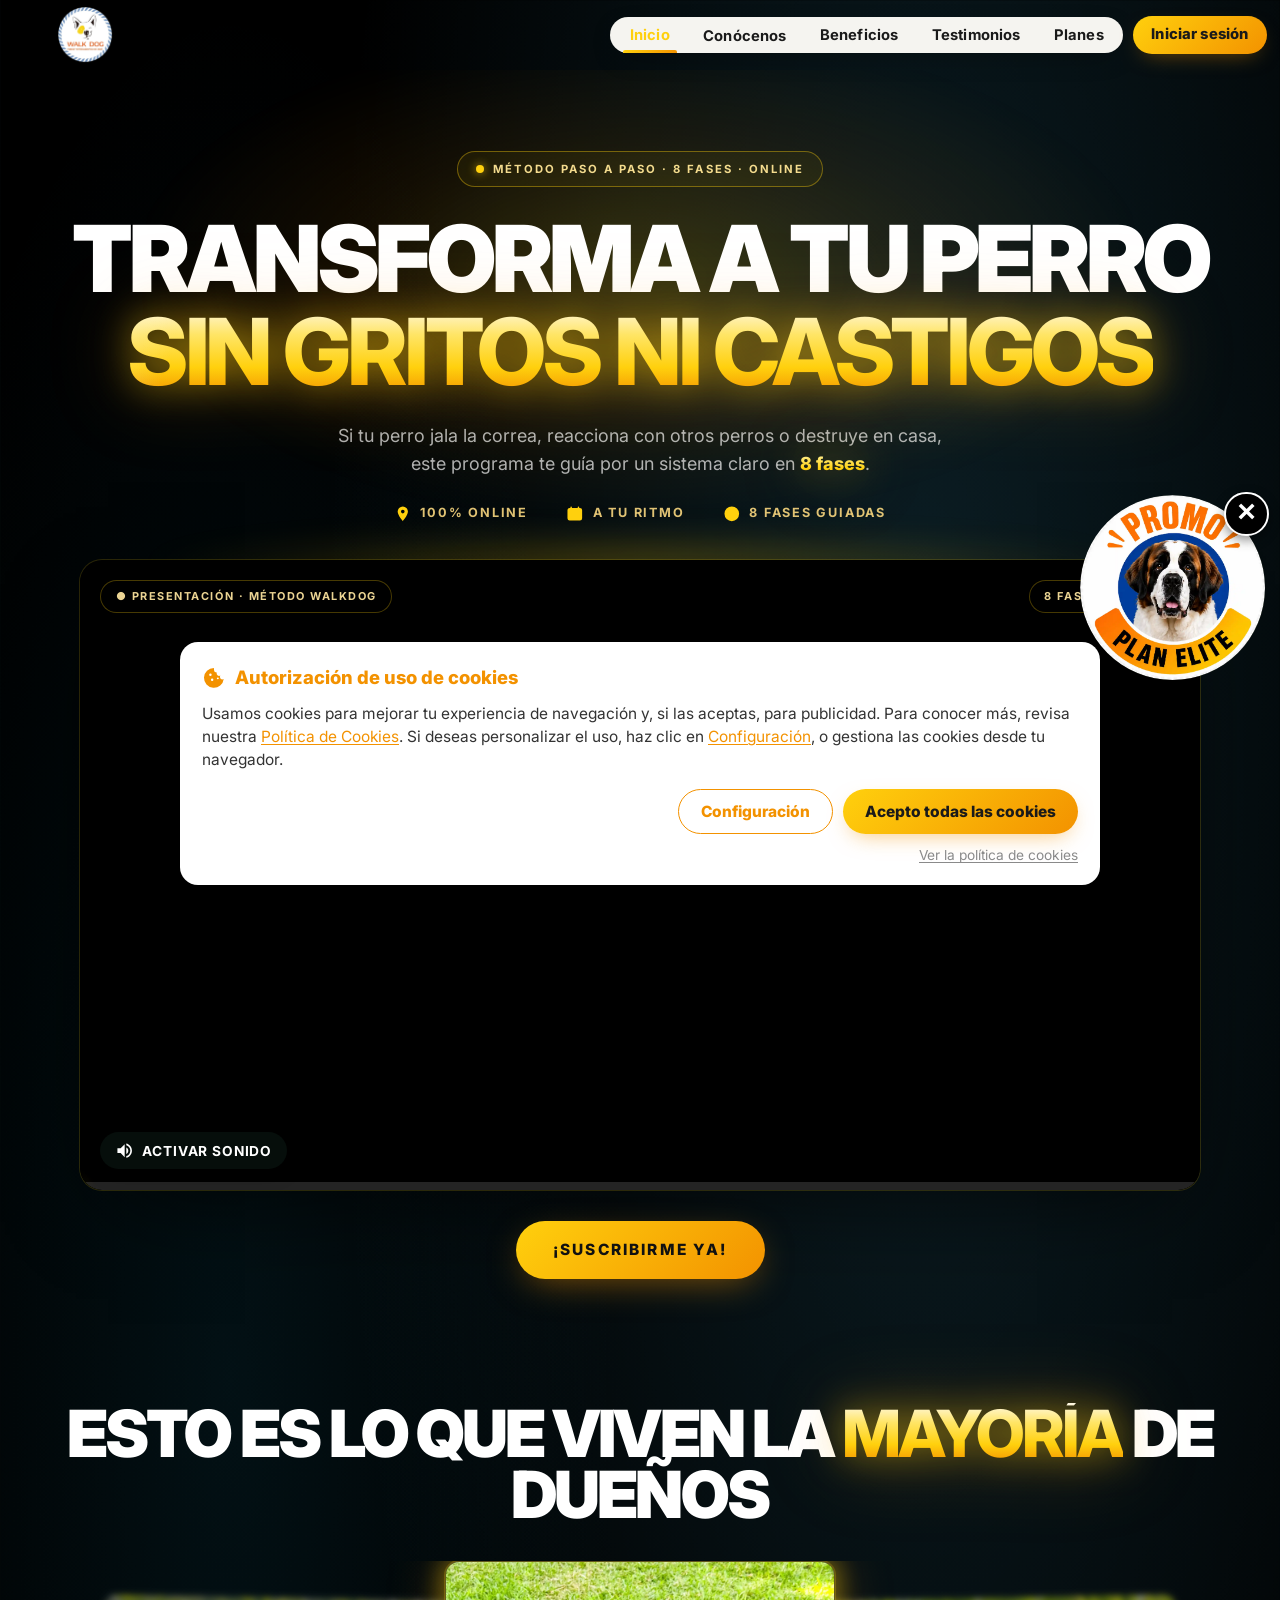
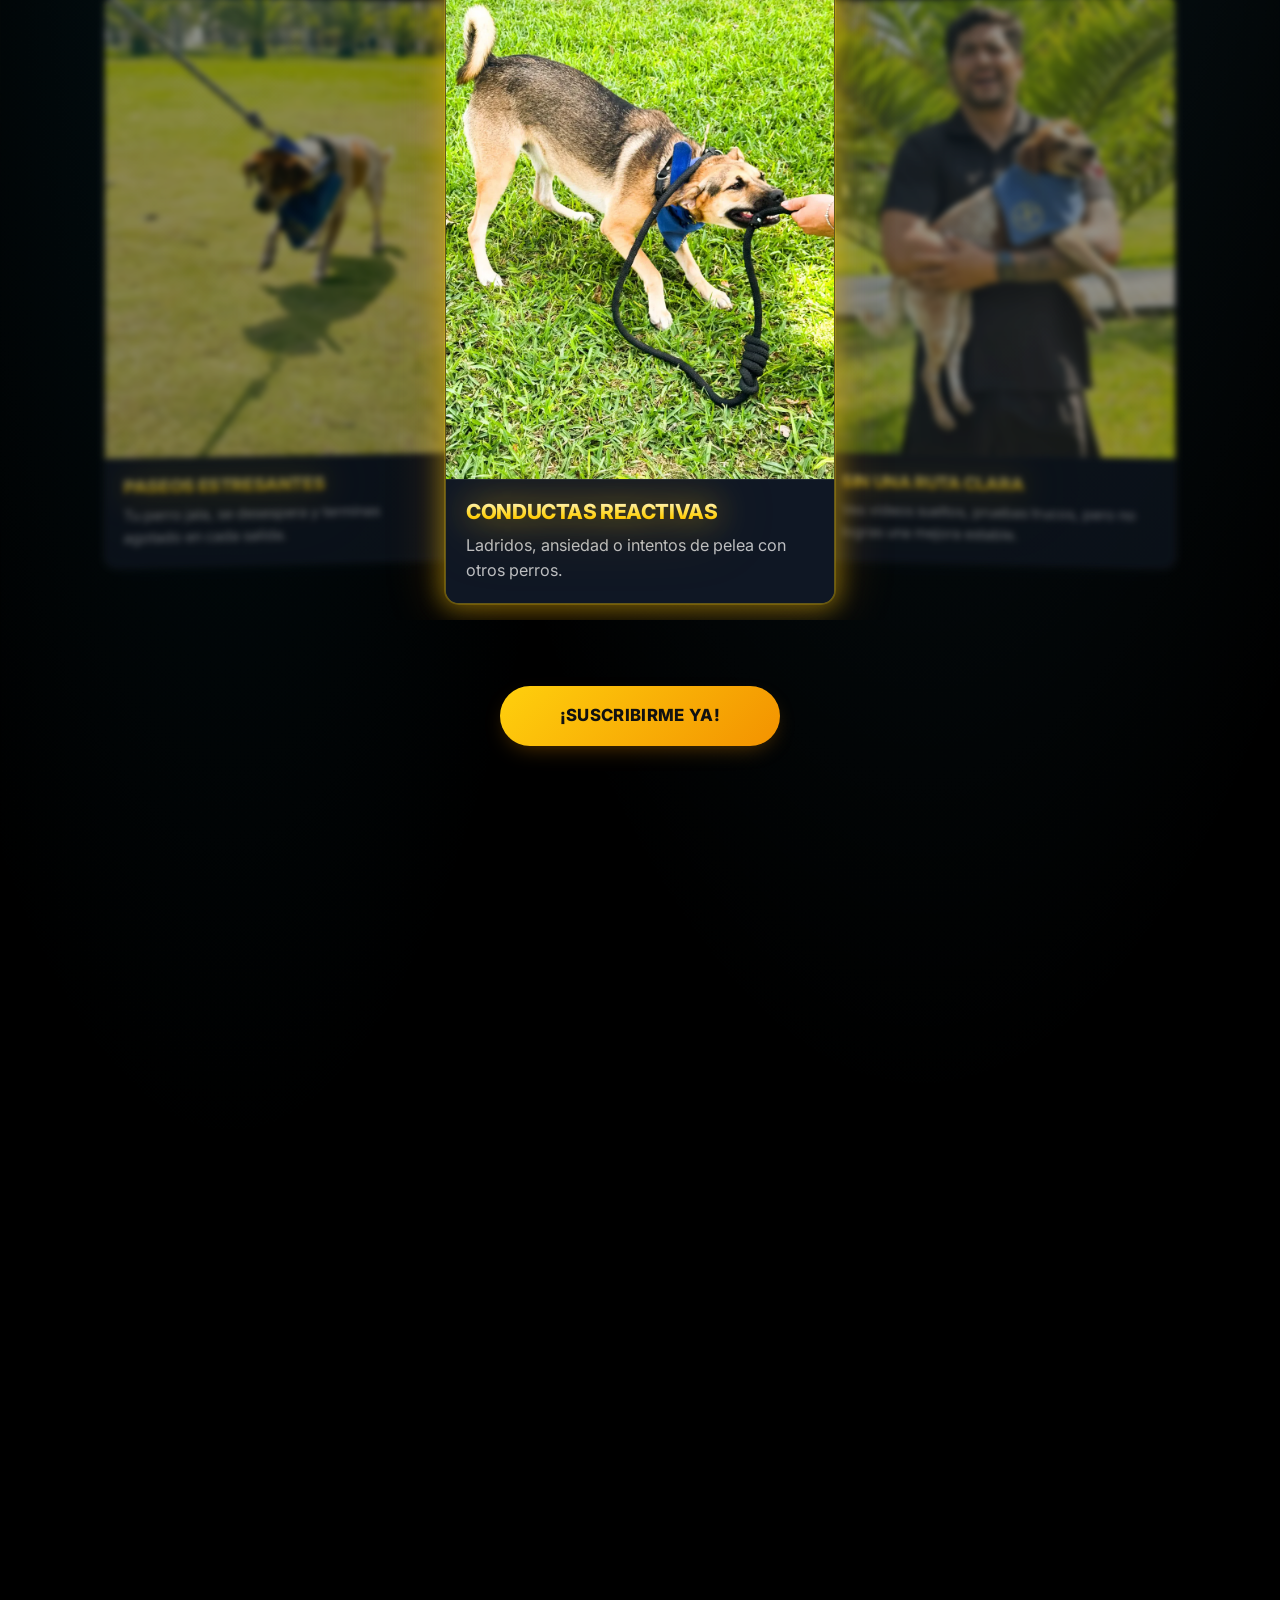
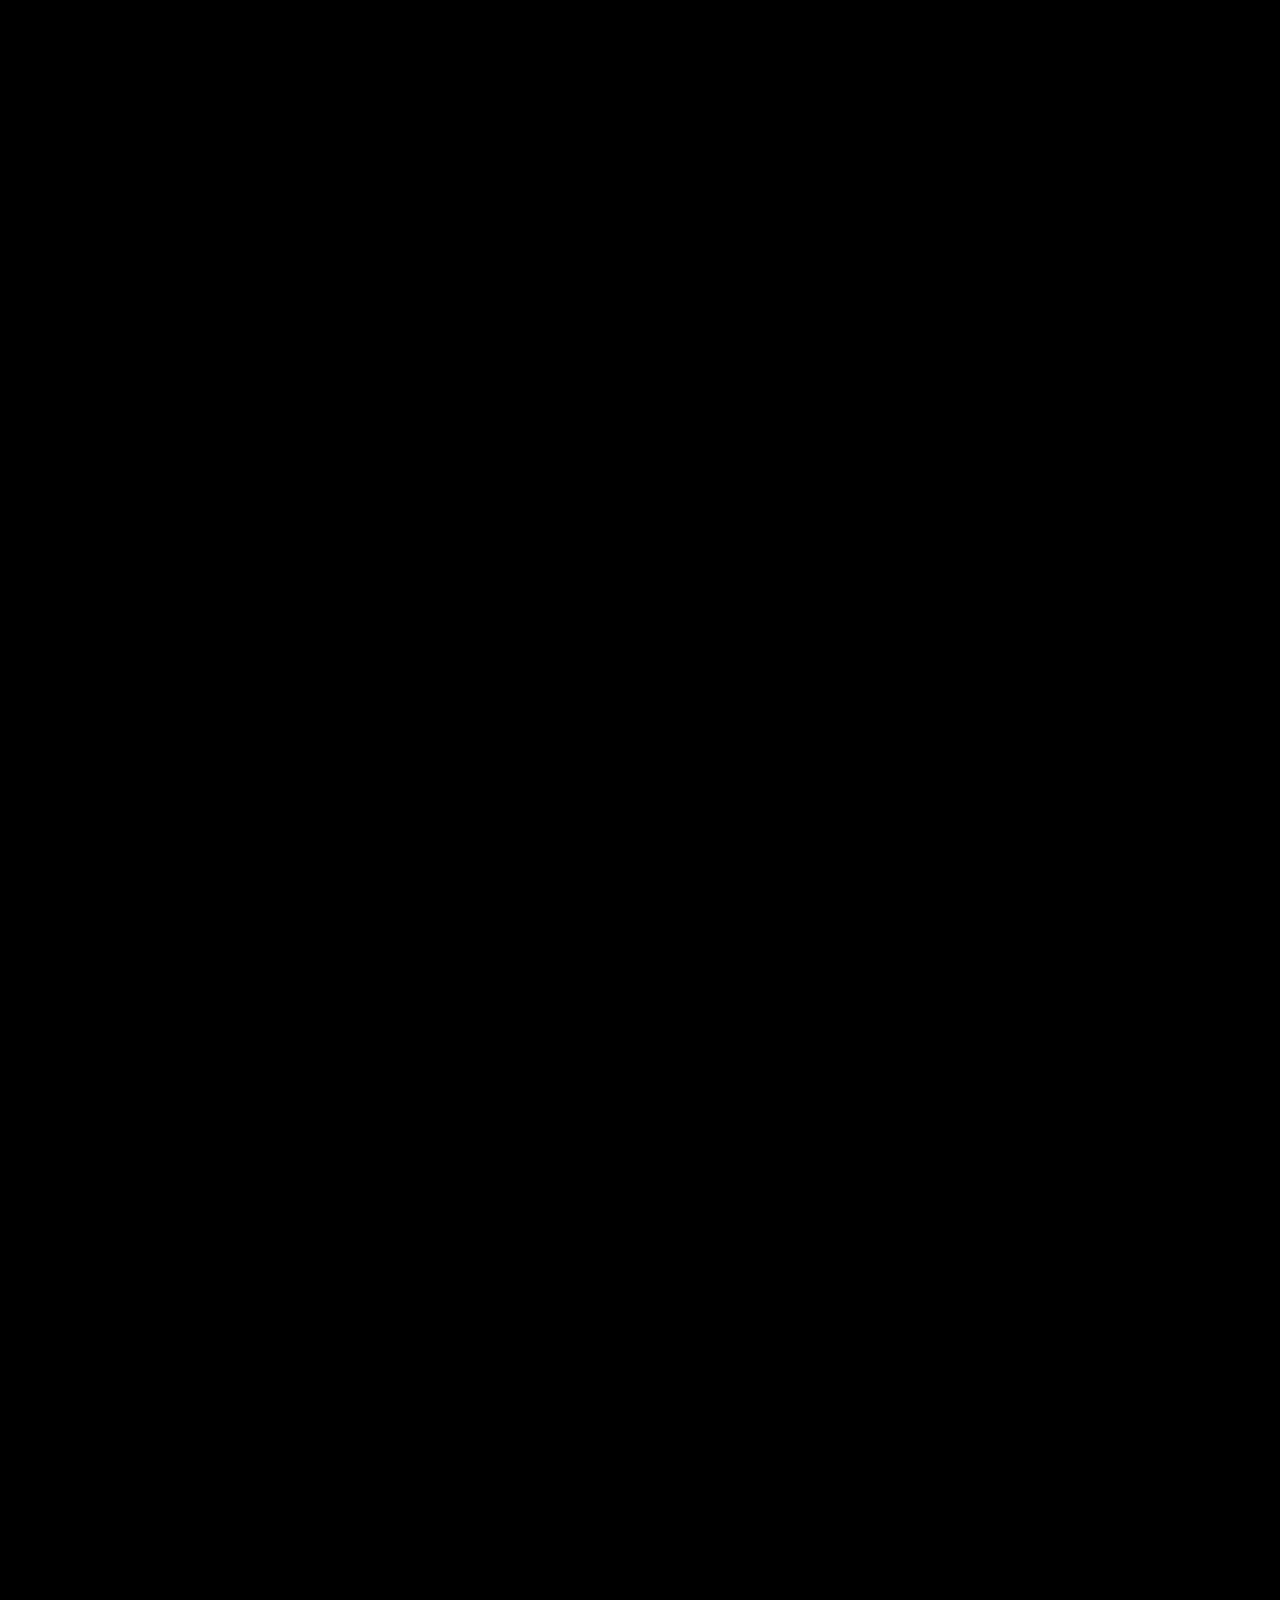
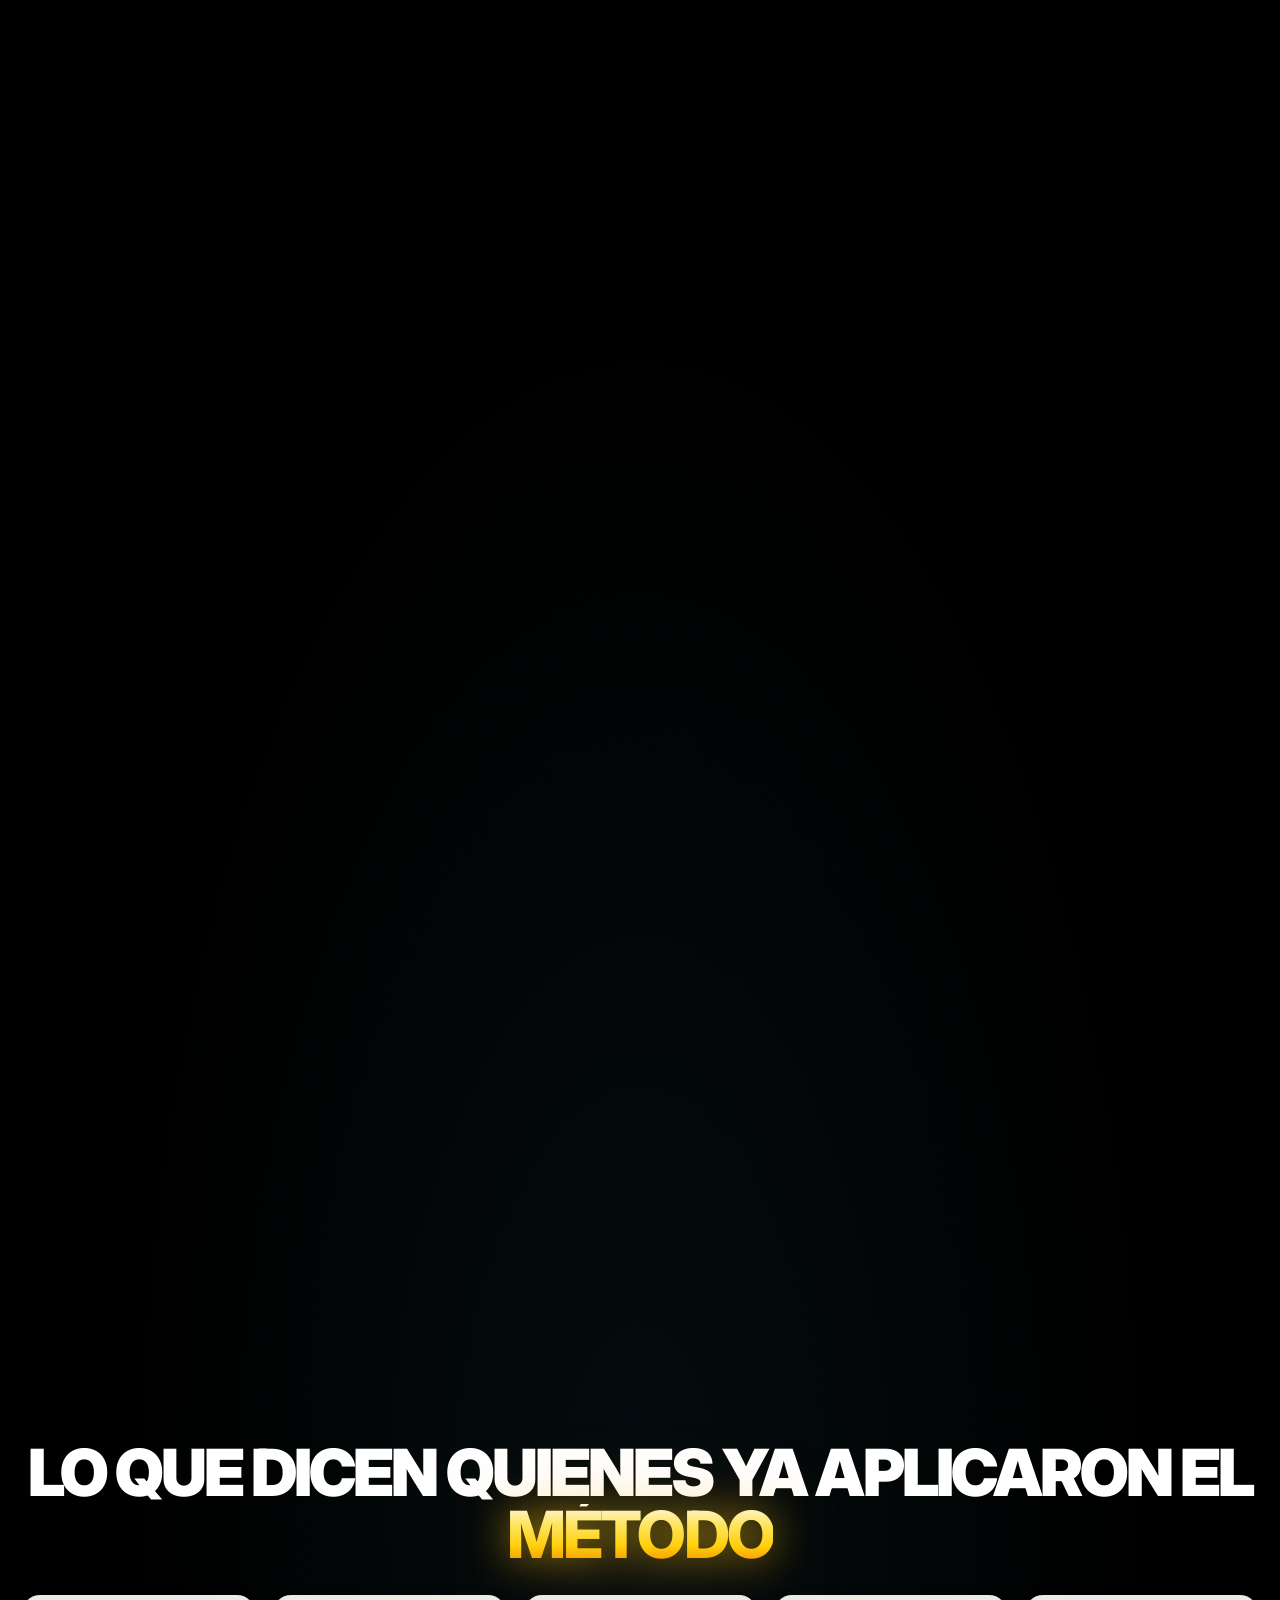
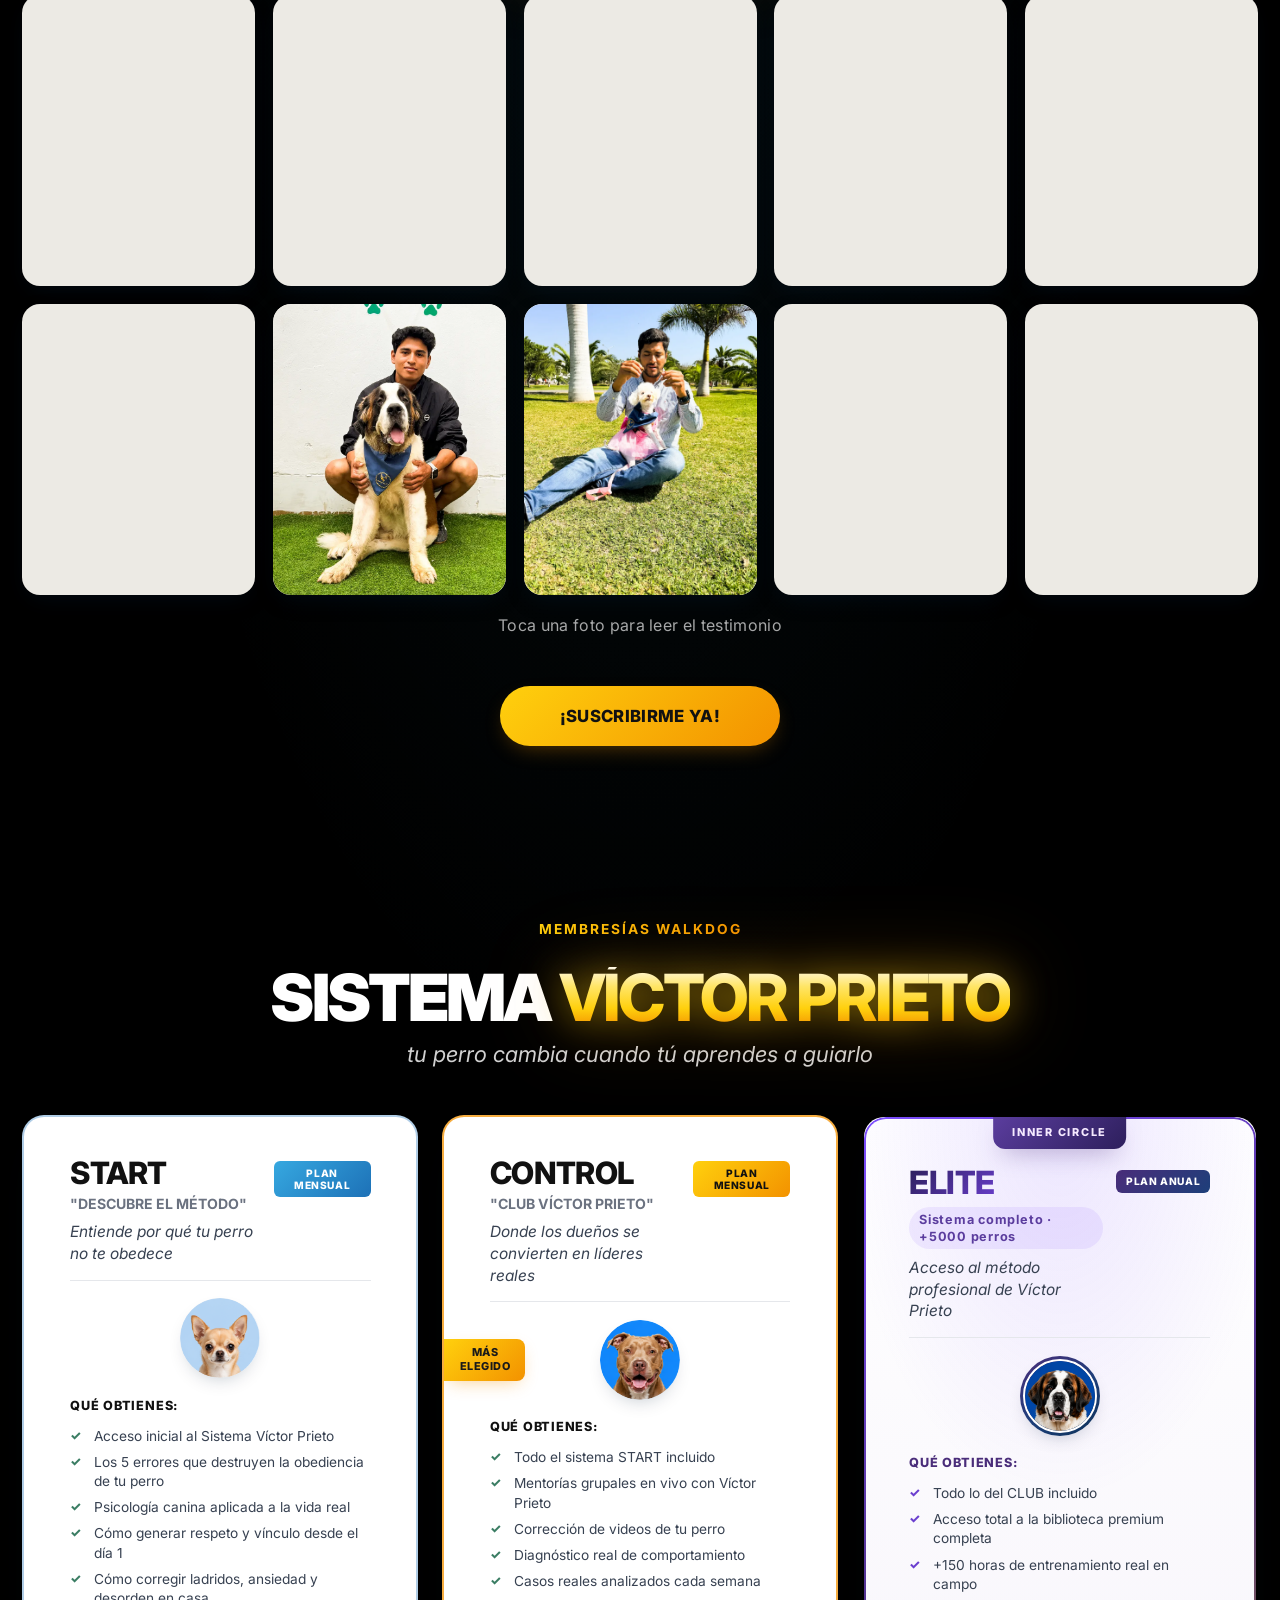
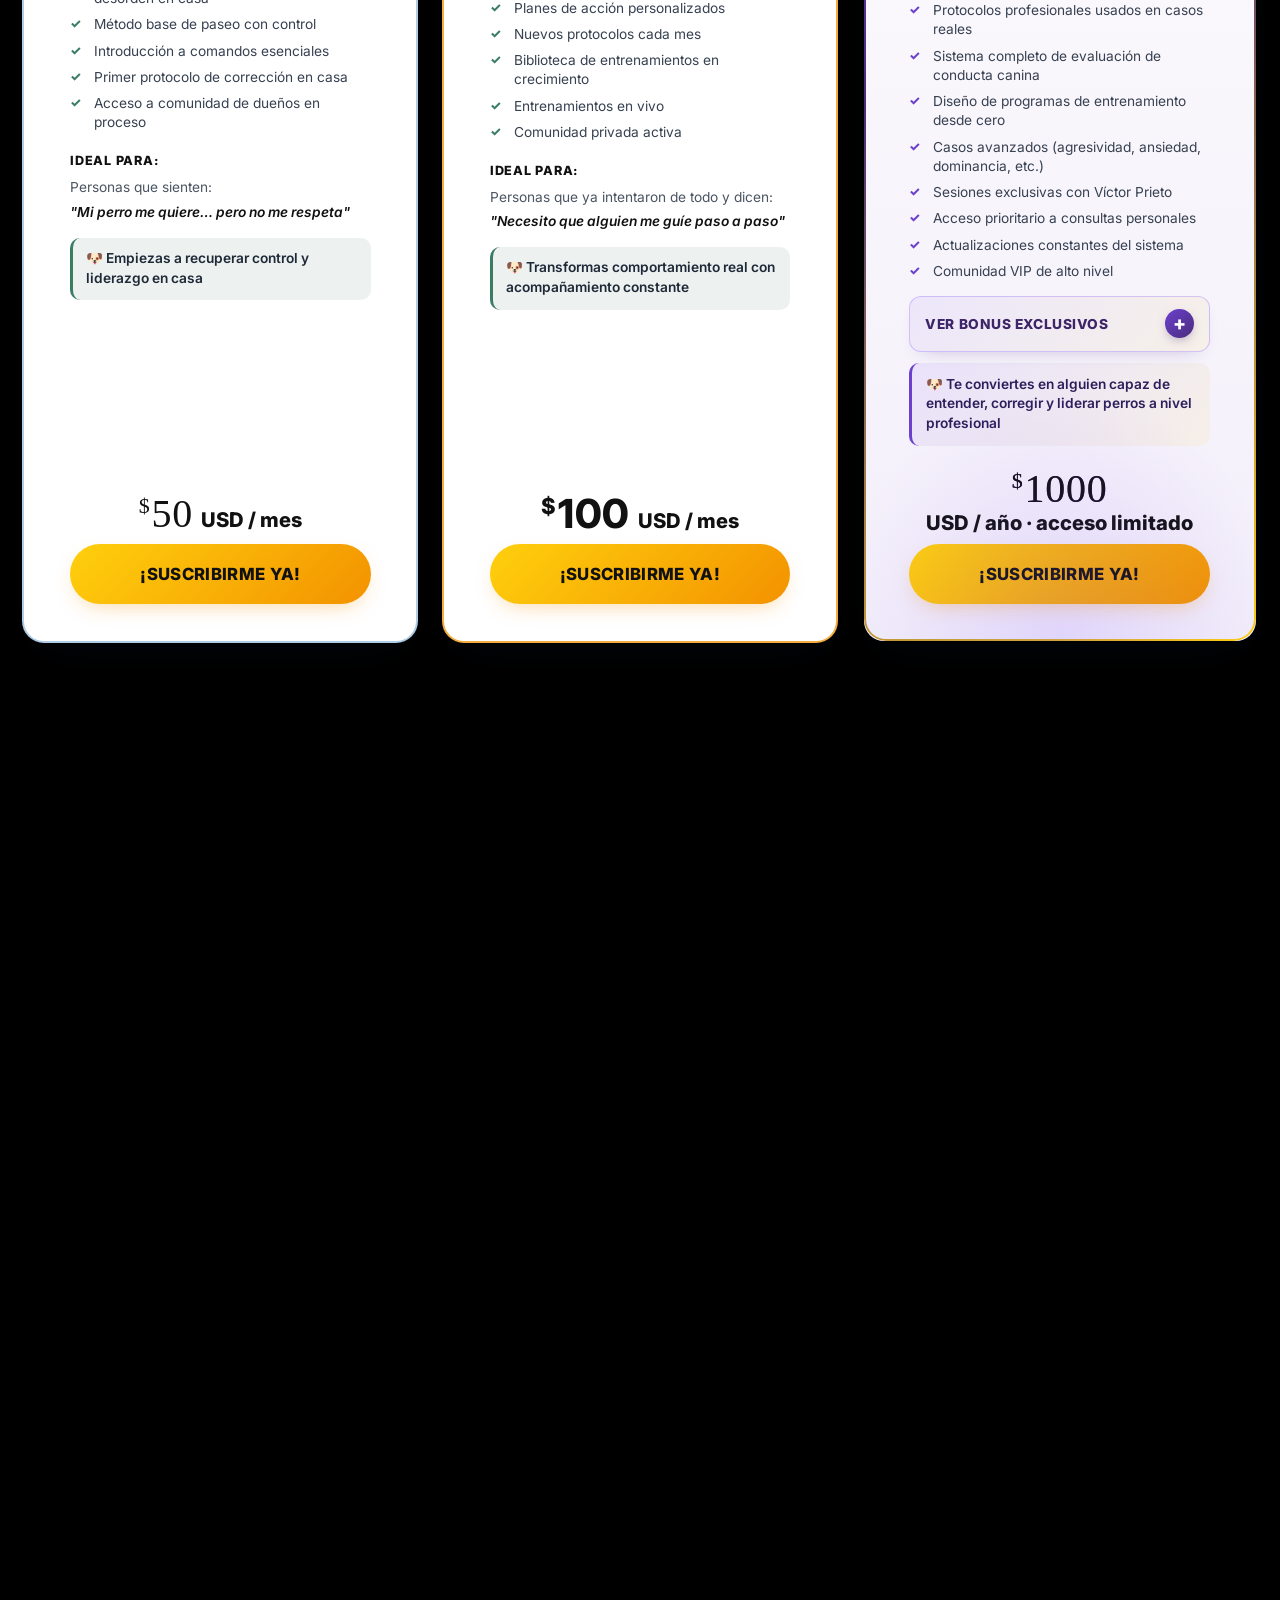
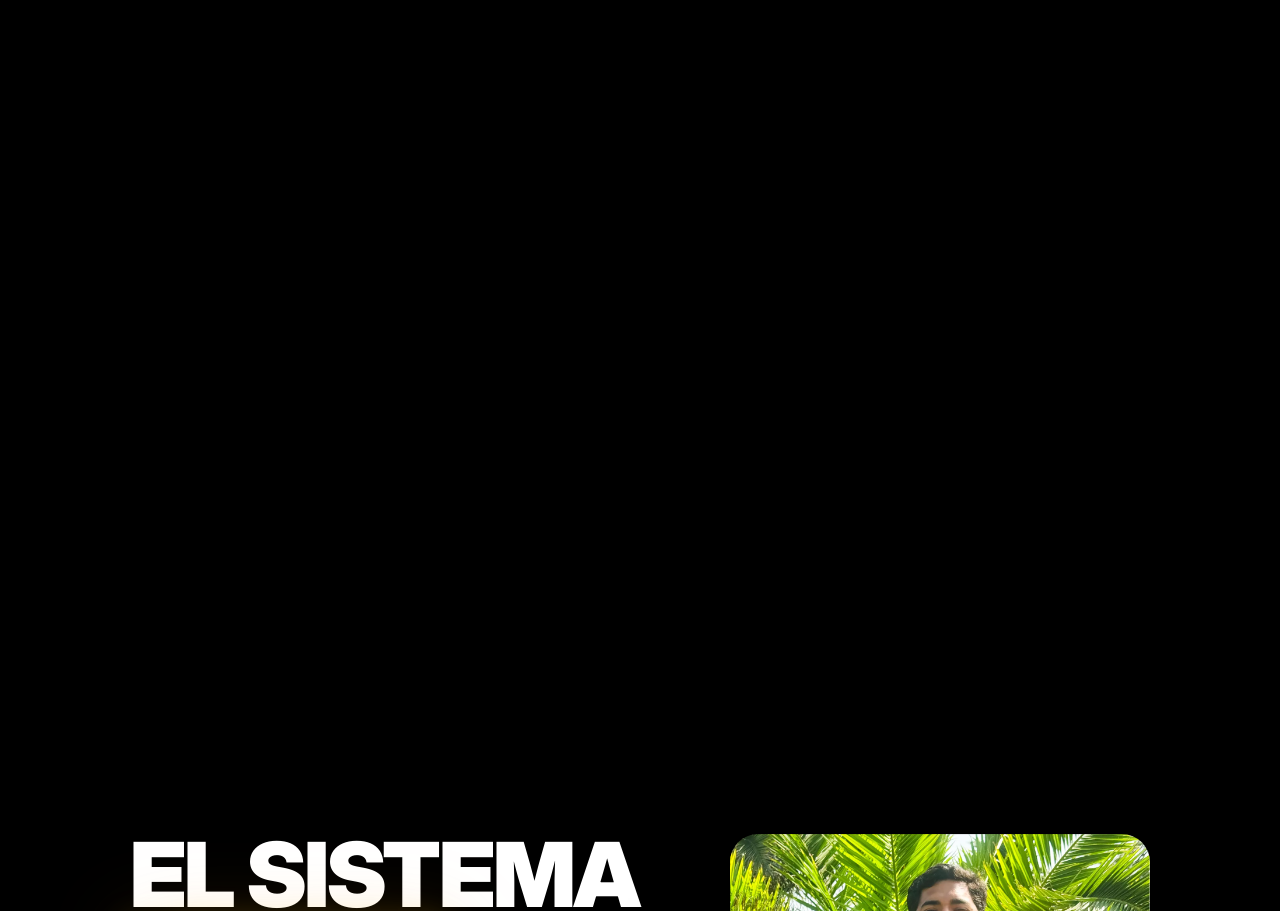
<file: index.html>
<!DOCTYPE html>
<html lang="es" prefix="og: https://ogp.me/ns#">
<head>
  <meta charset="UTF-8">
  <meta name="viewport" content="width=device-width, initial-scale=1.0">
  <meta name="referrer" content="strict-origin-when-cross-origin">
  <meta http-equiv="Referrer-Policy" content="strict-origin-when-cross-origin">
  <title>WalkDog | Metodo de Transformacion Canina</title>
  <link rel="icon" type="image/png" sizes="32x32" href="/assets/favicon-32x32.png">
  <link rel="icon" type="image/png" sizes="16x16" href="/assets/favicon-16x16.png">
  <link rel="shortcut icon" href="/assets/favicon.ico">
  <link rel="icon" href="/assets/favicon.ico" sizes="any">
  <link rel="apple-touch-icon" sizes="180x180" href="/assets/apple-touch-icon.png">
  <meta name="description" content="Transforma a tu perro sin gritos ni castigos. Programa WalkDog en 8 fases con video de presentacion y metodo claro para dueños que buscan resultados en paseos y en casa.">
  <link rel="canonical" href="https://walkdogentrena.com/">
  <meta property="og:type" content="website">
  <meta property="og:url" content="https://walkdogentrena.com/">
  <meta property="og:title" content="WalkDog | Metodo de Transformacion Canina">
  <meta property="og:description" content="Transforma a tu perro sin gritos ni castigos. Programa WalkDog en 8 fases con video de presentacion y metodo claro para dueños que buscan resultados en paseos y en casa.">
  <meta property="og:image" content="https://walkdogentrena.com/assets/og-share.jpg">
  <meta property="og:image:secure_url" content="https://walkdogentrena.com/assets/og-share.jpg">
  <meta property="og:image:type" content="image/jpeg">
  <meta property="og:image:width" content="1536">
  <meta property="og:image:height" content="1024">
  <meta property="og:image:alt" content="WalkDog — metodo de transformacion canina">
  <meta property="og:site_name" content="WalkDog Entrena">
  <meta property="og:locale" content="es_ES">
  <meta name="twitter:card" content="summary_large_image">
  <meta name="twitter:title" content="WalkDog | Metodo de Transformacion Canina">
  <meta name="twitter:description" content="Transforma a tu perro sin gritos ni castigos. Programa WalkDog en 8 fases con video de presentacion y metodo claro para dueños que buscan resultados en paseos y en casa.">
  <meta name="twitter:image" content="https://walkdogentrena.com/assets/og-share.jpg">
  <link rel="preconnect" href="https://fonts.googleapis.com">
  <link rel="preconnect" href="https://fonts.gstatic.com" crossorigin>
  <link rel="preconnect" href="https://api.fontshare.com" crossorigin>
  <link rel="preload" as="style" href="https://api.fontshare.com/v2/css?f[]=cabinet-grotesk@400,500,700,800,900&display=swap" onload="this.onload=null;this.rel='stylesheet'">
  <noscript><link rel="stylesheet" href="https://api.fontshare.com/v2/css?f[]=cabinet-grotesk@400,500,700,800,900&display=swap"></noscript>
  <link rel="preload" as="style" href="https://fonts.googleapis.com/css2?family=Inter:wght@400;600;700;800&display=swap" onload="this.onload=null;this.rel='stylesheet'">
  <noscript><link rel="stylesheet" href="https://fonts.googleapis.com/css2?family=Inter:wght@400;600;700;800&display=swap"></noscript>
  <link rel="stylesheet" href="landing.css?v=20260726f">
  <script src="landing-urls.js?v=5"></script>
  <style>
    @keyframes wd-result-in{
      from{opacity:0;transform:translateY(24px)}
      to{opacity:1;transform:translateY(0)}
    }
    #resultados.is-inview .results-showcase{
      animation:wd-result-in .85s cubic-bezier(.22,1,.36,1) forwards;
    }
    @media (prefers-reduced-motion:reduce){
      #resultados.is-inview .results-showcase{animation:none}
    }
    .testimonial-flip{perspective:1000px;overflow:visible;cursor:pointer}
    .testimonial-flip__inner{
      transform:rotateY(180deg);
      transform-style:preserve-3d;
      -webkit-transform-style:preserve-3d;
      transition:transform .65s cubic-bezier(.4,.2,.2,1);
    }
    .testimonial-flip.is-flipped .testimonial-flip__inner{transform:rotateY(0deg)}
    .testimonial-flip__face{
      backface-visibility:hidden;
      -webkit-backface-visibility:hidden;
    }
    .testimonial-flip__face--front{transform:rotateY(180deg)}
  </style>
</head>
<body class="style-font-root">
  <div class="social-modal" id="social-modal" hidden role="dialog" aria-modal="true" aria-labelledby="social-modal-title">
    <button type="button" class="social-modal__backdrop" data-social-close aria-label="Cerrar ventana"></button>
    <div class="social-modal__dialog">
      <button type="button" class="social-modal__close" data-social-close aria-label="Cerrar">×</button>
      <div class="social-modal__head">
        <p class="social-modal__eyebrow">WalkDog Entrena</p>
        <h2 class="social-modal__title" id="social-modal-title">Conócenos</h2>
        <p class="social-modal__lead">Síguenos y escríbenos. Estamos para ayudarte con tu perro.</p>
      </div>
      <ul class="social-modal__links">
        <li>
          <a href="https://www.instagram.com/walkdogperu/" class="social-modal__link social-modal__link--instagram" id="social-link-instagram" target="_blank" rel="noopener noreferrer">
            <span class="social-modal__icon" aria-hidden="true">
              <svg viewBox="0 0 24 24" xmlns="http://www.w3.org/2000/svg"><path fill="currentColor" d="M7.8 2h8.4C19.4 2 22 4.6 22 7.8v8.4a5.8 5.8 0 0 1-5.8 5.8H7.8C4.6 22 2 19.4 2 16.2V7.8A5.8 5.8 0 0 1 7.8 2m-.2 2A3.6 3.6 0 0 0 4 7.6v8.8C4 18.39 5.61 20 7.6 20h8.8a3.6 3.6 0 0 0 3.6-3.6V7.6C20 5.61 18.39 4 16.4 4H7.6m9.65 1.5a1.25 1.25 0 0 1 1.25 1.25A1.25 1.25 0 0 1 17.25 8 1.25 1.25 0 0 1 16 6.75a1.25 1.25 0 0 1 1.25-1.25M12 7a5 5 0 0 1 5 5 5 5 0 0 1-5 5 5 5 0 0 1-5-5 5 5 0 0 1 5-5m0 2a3 3 0 0 0-3 3 3 3 0 0 0 3 3 3 3 0 0 0 3-3 3 3 0 0 0-3-3z"/></svg>
            </span>
            <span class="social-modal__link-text">
              <strong>Instagram</strong>
              <small>@walkdogperu</small>
            </span>
          </a>
        </li>
        <li>
          <a href="https://www.facebook.com/walkdogperu" class="social-modal__link social-modal__link--facebook" id="social-link-facebook" target="_blank" rel="noopener noreferrer">
            <span class="social-modal__icon" aria-hidden="true">
              <svg viewBox="0 0 24 24" xmlns="http://www.w3.org/2000/svg"><path fill="currentColor" d="M22 12a10 10 0 1 0-11.5 9.9v-7h-2.3V12h2.3V9.8c0-2.3 1.3-3.5 3.4-3.5 1 0 2 .2 2 .2v2.2h-1.1c-1.1 0-1.5.7-1.5 1.4V12h2.6l-.4 2.9h-2.2v7A10 10 0 0 0 22 12"/></svg>
            </span>
            <span class="social-modal__link-text">
              <strong>Facebook</strong>
              <small>walkdogperu</small>
            </span>
          </a>
        </li>
        <li>
          <a href="https://wa.link/xcijqx" class="social-modal__link social-modal__link--whatsapp" id="social-link-whatsapp" target="_blank" rel="noopener noreferrer">
            <span class="social-modal__icon" aria-hidden="true">
              <svg viewBox="0 0 24 24" xmlns="http://www.w3.org/2000/svg"><path fill="currentColor" d="M17.472 14.382c-.297-.149-1.758-.867-2.03-.967-.273-.099-.471-.148-.67.15-.197.297-.767.966-.94 1.164-.173.199-.347.223-.644.075-.297-.15-1.255-.463-2.39-1.475-.883-.788-1.48-1.761-1.653-2.059-.173-.297-.018-.458.13-.606.134-.133.298-.347.446-.52.149-.174.198-.298.298-.497.099-.198.05-.371-.025-.52-.075-.149-.669-1.612-.916-2.207-.242-.579-.487-.5-.669-.51-.173-.008-.371-.01-.57-.01-.198 0-.52.074-.792.372-.272.297-1.04 1.016-1.04 2.479 0 1.462 1.065 2.875 1.213 3.074.149.198 2.096 3.2 5.077 4.487.709.306 1.262.489 1.694.625.712.227 1.36.195 1.871.118.571-.085 1.758-.719 2.006-1.413.248-.694.248-1.289.173-1.413-.074-.124-.272-.198-.57-.347m-5.421 7.403h-.004a9.87 9.87 0 0 1-5.031-1.378l-.361-.214-3.741.982.998-3.648-.235-.374a9.86 9.86 0 0 1-1.51-5.26c.001-5.45 4.436-9.884 9.888-9.884 2.64 0 5.122 1.03 6.988 2.898a9.825 9.825 0 0 1 2.893 6.994c-.003 5.45-4.435 9.884-9.885 9.884m8.413-18.297A11.815 11.815 0 0 0 12.05 0C5.495 0 .16 5.335.157 11.892c0 2.096.547 4.142 1.588 5.945L.057 24l6.305-1.654a11.882 11.882 0 0 0 5.683 1.448h.005c6.554 0 11.89-5.335 11.893-11.893a11.821 11.821 0 0 0-3.48-8.413z"/></svg>
            </span>
            <span class="social-modal__link-text">
              <strong>WhatsApp</strong>
              <small id="social-link-whatsapp-label">913 100 552</small>
            </span>
          </a>
        </li>
      </ul>
    </div>
  </div>

  <div class="landing-flow">
  <nav class="site-nav" id="site-nav" aria-label="Navegación principal">
    <div class="site-nav__inner">
      <a class="site-nav__brand" href="#inicio" aria-label="WalkDog — inicio">
        <img
          class="site-nav__logo"
          src="assets/walkdog-logo.webp"
          alt="WalkDog"
          width="160"
          height="48"
          decoding="async"
        >
      </a>
      <div class="site-nav__actions">
        <span class="site-nav__menu-hint" aria-hidden="true" title="Menú">
          <svg viewBox="0 0 24 24" xmlns="http://www.w3.org/2000/svg" aria-hidden="true"><path fill="currentColor" d="M4 8h16v1.5H4V8zm0 5.25h16V15H4v-1.75z"/></svg>
        </span>
        <button
          type="button"
          class="site-nav__toggle"
          id="site-nav-toggle"
          aria-expanded="false"
          aria-controls="site-nav-menu"
          aria-label="Abrir menú"
        >
          <span class="site-nav__toggle-bar" aria-hidden="true"></span>
          <span class="site-nav__toggle-bar" aria-hidden="true"></span>
          <span class="site-nav__toggle-bar" aria-hidden="true"></span>
        </button>
        <div class="site-nav__menu" id="site-nav-menu">
          <a href="#inicio" class="site-nav__link" data-nav-section="inicio">Inicio</a>
          <button type="button" class="site-nav__link" data-social-open>Conócenos</button>
          <a href="#beneficios" class="site-nav__link" data-nav-section="beneficios">Beneficios</a>
          <a href="#testimonios" class="site-nav__link" data-nav-section="testimonios">Testimonios</a>
          <a href="#membresias" class="site-nav__link" data-scroll-membresias data-nav-section="membresias">Planes</a>
        </div>
        <a href="https://formacion.walkdogentrena.com/login" class="site-nav__login" id="site-nav-login" data-platform-login>Iniciar sesión</a>
      </div>
    </div>
  </nav>
  <header class="hero" id="inicio">
    <div class="hero__glow" aria-hidden="true"></div>
    <div class="container hero__content">
      <div class="hero__intro">
        <span class="hero__badge">
          <span class="hero__badge-dot" aria-hidden="true"></span>
          Método paso a paso · 8 fases · Online
        </span>
        <h1 class="display hero__title">transforma a tu perro <br><span class="frost-text">sin gritos ni castigos</span></h1>
        <p class="hero__lead">Si tu perro jala la correa, reacciona con otros perros o destruye en casa, este programa te guía por un sistema claro en <span class="frost-text">8 fases</span>.</p>
        <ul class="hero__meta">
          <li>
            <svg class="hero__meta-icon" viewBox="0 0 24 24" aria-hidden="true"><path d="M12 2a7 7 0 0 0-7 7c0 5.25 7 13 7 13s7-7.75 7-13a7 7 0 0 0-7-7zm0 9.5a2.5 2.5 0 1 1 0-5 2.5 2.5 0 0 1 0 5z" fill="currentColor"/></svg>
            <span>100% online</span>
          </li>
          <li>
            <svg class="hero__meta-icon" viewBox="0 0 24 24" aria-hidden="true"><path d="M7 2a1 1 0 0 0-1 1v1H5a3 3 0 0 0-3 3v11a3 3 0 0 0 3 3h14a3 3 0 0 0 3-3V7a3 3 0 0 0-3-3h-1V3a1 1 0 1 0-2 0v1H8V3a1 1 0 0 0-1-1zm12 7H5v9a1 1 0 0 0 1 1h12a1 1 0 0 0 1-1V9z" fill="currentColor"/></svg>
            <span>A tu ritmo</span>
          </li>
          <li>
            <svg class="hero__meta-icon" viewBox="0 0 24 24" aria-hidden="true"><path d="M12 2a10 10 0 1 0 10 10A10.01 10.01 0 0 0 12 2zm1 11h4a1 1 0 0 0 0-2h-3V7a1 1 0 0 0-2 0v5a1 1 0 0 0 1 1z" fill="currentColor"/></svg>
            <span>8 fases guiadas</span>
          </li>
        </ul>
      </div>
    </div>
  </header>

  <section class="hero-video" id="video-presentacion" aria-label="Video de presentación">
    <div class="hero-video__shell">
      <div class="hero-video__glow" aria-hidden="true"></div>
      <div class="hero-video__badges" aria-hidden="true">
        <span class="hero-video__badge">● Presentación · Método WalkDog</span>
        <span class="hero-video__badge">8 fases guiadas</span>
      </div>
      <div class="hero-video__frame">
        <div
          class="video-wrap video-secure video-embed-root"
          data-video-layout="cinema"
          data-vimeo-id="1202982270"
          data-youtube-id=""
          data-youtube-origin=""
          data-autoplay-on-load="muted"
          data-progress-duration="169"
          data-cta-pulse-at-sec="150"
          data-progress-start-delay-ms="2800"
          data-progress-aria-label="Progreso del video de presentacion"
        >
          <div class="video-vimeo-mount" id="walkdog-hero-vimeo">
            <iframe
              class="video-vimeo-iframe"
              src="https://player.vimeo.com/video/1202982270?api=1&amp;badge=0&amp;autopause=0&amp;player_id=0&amp;app_id=58479&amp;autoplay=1&amp;muted=1&amp;controls=0&amp;title=0&amp;byline=0&amp;portrait=0&amp;dnt=1&amp;pip=0&amp;keyboard=0&amp;playsinline=1"
              frameborder="0"
              allow="autoplay; fullscreen; encrypted-media; web-share"
              referrerpolicy="strict-origin-when-cross-origin"
              title="BIENVENIDO A WALK DOG"
            ></iframe>
          </div>
          <div class="video-progress" role="progressbar" aria-valuemin="0" aria-valuemax="100" aria-valuenow="0" aria-label="Progreso del video">
            <div class="video-progress__fill"></div>
          </div>
          <button type="button" class="video-vimeo-shield" aria-label="Pausar video"></button>
          <button type="button" class="video-unmute-btn" aria-label="Activar sonido del video">
            <span class="video-unmute-btn__icon" aria-hidden="true">
              <svg viewBox="0 0 24 24" xmlns="http://www.w3.org/2000/svg"><path d="M3 9v6h4l5 5V4L7 9H3zm13.5 3c0-1.77-1.02-3.29-2.5-4.03v8.06c1.48-.74 2.5-2.26 2.5-4.03zM14 3.23v2.06c2.89.86 5 3.54 5 6.71s-2.11 5.85-5 6.71v2.06c4.01-.91 7-4.49 7-8.77s-2.99-7.86-7-8.77z"/></svg>
            </span>
            <span>Activar sonido</span>
          </button>
        </div>
      </div>
      <div class="hero-video__cta-wrap">
        <a href="#membresias" id="walkdog-hero-cta" class="btn-pricing-v2 btn-cta-hero hero__cta is-pulsing" data-scroll-membresias>¡SUSCRIBIRME YA!</a>
      </div>
    </div>
  </section>

  <section class="problem">
    <div class="container">
      <h2 class="display">esto es lo que viven la <span class="frost-text">mayoría</span> de dueños</h2>
      <div class="problem-carousel" data-problem-carousel data-interval="4500" aria-roledescription="carrusel" tabindex="0" aria-label="Carrusel de problemas comunes. Clic en una tarjeta o arrastra para cambiar.">
        <div class="problem-carousel__slider">
        <article class="problem-card">
          <div class="problem-card__surface">
          <div class="problem__thumb">
            <img
              src="assets/card-pg-1.webp"
              alt="Ilustracion: paseos estresantes con el perro"
              loading="lazy"
              decoding="async"
            >
          </div>
          <div class="problem__body">
            <h3>Paseos estresantes</h3>
            <p>Tu perro jala, se desespera y terminas agotado en cada salida.</p>
          </div>
          </div>
        </article>
        <article class="problem-card">
          <div class="problem-card__surface">
          <div class="problem__thumb">
            <img
              src="assets/card-pg-2.webp"
              alt="Ilustracion: conductas reactivas del perro"
              loading="lazy"
              decoding="async"
              fetchpriority="low"
            >
          </div>
          <div class="problem__body">
            <h3>Conductas reactivas</h3>
            <p>Ladridos, ansiedad o intentos de pelea con otros perros.</p>
          </div>
          </div>
        </article>
        <article class="problem-card">
          <div class="problem-card__surface">
          <div class="problem__thumb">
            <img
              src="assets/card-pg-3.webp"
              alt="Ilustracion: dueño sin una ruta clara de entrenamiento"
              loading="lazy"
              decoding="async"
              fetchpriority="low"
            >
          </div>
          <div class="problem__body">
            <h3>Sin una ruta clara</h3>
            <p>Ves videos sueltos, pruebas trucos, pero no logras una mejora estable.</p>
          </div>
          </div>
        </article>
        </div>
      </div>
      <div class="section-cta">
        <a href="#membresias" class="btn-pricing-v2" data-scroll-membresias>¡SUSCRIBIRME YA!</a>
      </div>
    </div>
  </section>

  <section class="method">
    <div class="container">
      <h2 class="display">así funciona el sistema de <span class="frost-text">8 fases</span></h2>
      <div class="phases">
        <article class="phase-card">
          <div class="phase-card__head">
            <div class="phase-card__icon" aria-hidden="true">
              <img src="assets/fase-1-icon-3d.png" alt="" width="32" height="32" loading="lazy" decoding="async">
            </div>
            <span class="phase-card__num">01</span>
          </div>
          <h3 class="phase-card__title">Evaluacion</h3>
          <p class="phase-card__text">Entendemos el estado actual de tu perro y definimos por donde empezar.</p>
        </article>
        <article class="phase-card">
          <div class="phase-card__head">
            <div class="phase-card__icon" aria-hidden="true">
              <img src="assets/fase-2-icon-3d.png" alt="" width="32" height="32" loading="lazy" decoding="async">
            </div>
            <span class="phase-card__num">02</span>
          </div>
          <h3 class="phase-card__title">Conexion</h3>
          <p class="phase-card__text">Construyes vinculo y comunicacion real con tu perro, sin fuerza ni castigos.</p>
        </article>
        <article class="phase-card">
          <div class="phase-card__head">
            <div class="phase-card__icon" aria-hidden="true">
              <img src="assets/fase-3-icon-3d.png" alt="" width="32" height="32" loading="lazy" decoding="async">
            </div>
            <span class="phase-card__num">03</span>
          </div>
          <h3 class="phase-card__title">Control</h3>
          <p class="phase-card__text">Correa, limites y base de comportamiento para paseos y vida en casa.</p>
        </article>
        <article class="phase-card">
          <div class="phase-card__head">
            <div class="phase-card__icon" aria-hidden="true">
              <img src="assets/fase-4-icon-3d.png" alt="" width="32" height="32" loading="lazy" decoding="async">
            </div>
            <span class="phase-card__num">04</span>
          </div>
          <h3 class="phase-card__title">Obediencia</h3>
          <p class="phase-card__text">Sentado, quieto, ven y caminar juntos con respuestas claras y repetibles.</p>
        </article>
        <article class="phase-card">
          <div class="phase-card__head">
            <div class="phase-card__icon" aria-hidden="true">
              <img src="assets/fase-5-icon-3d.png" alt="" width="32" height="32" loading="lazy" decoding="async">
            </div>
            <span class="phase-card__num">05</span>
          </div>
          <h3 class="phase-card__title">Gestion emocional</h3>
          <p class="phase-card__text">Reducimos impulsividad y reacciones ante estimulos que antes lo desbordaban.</p>
        </article>
        <article class="phase-card">
          <div class="phase-card__head">
            <div class="phase-card__icon" aria-hidden="true">
              <img src="assets/fase-6-icon-3d.png" alt="" width="32" height="32" loading="lazy" decoding="async">
            </div>
            <span class="phase-card__num">06</span>
          </div>
          <h3 class="phase-card__title">Socializacion</h3>
          <p class="phase-card__text">Salidas seguras y conducta estable con otros perros y en entornos nuevos.</p>
        </article>
        <article class="phase-card">
          <div class="phase-card__head">
            <div class="phase-card__icon" aria-hidden="true">
              <img src="assets/fase-7-icon-3d.png" alt="" width="32" height="32" loading="lazy" decoding="async">
            </div>
            <span class="phase-card__num">07</span>
          </div>
          <h3 class="phase-card__title">Consolidacion</h3>
          <p class="phase-card__text">Convertimos los avances en habitos para que el cambio se mantenga en el tiempo.</p>
        </article>
        <article class="phase-card">
          <div class="phase-card__head">
            <div class="phase-card__icon" aria-hidden="true">
              <img src="assets/fase-8-icon-3d.png" alt="" width="32" height="32" loading="lazy" decoding="async">
            </div>
            <span class="phase-card__num">08</span>
          </div>
          <h3 class="phase-card__title">Transformacion</h3>
          <p class="phase-card__text">Perro tranquilo, sociable y obediente: el resultado del proceso completo.</p>
        </article>
      </div>
      <div class="section-cta">
        <a href="#membresias" class="btn-pricing-v2" data-scroll-membresias>¡SUSCRIBIRME YA!</a>
      </div>
    </div>
  </section>

  <section class="results" id="resultados" data-reveal-section>
    <div class="container">
      <h2 class="display">lo que consigues al <span class="frost-text">aplicar</span> el proceso</h2>
      <div class="results-showcase" data-results-carousel data-interval="5000" aria-roledescription="carrusel">
        <div class="results-showcase__grid">
          <div class="results-showcase__media" aria-live="polite">
            <div class="results-showcase__slides">
              <figure class="results-showcase__slide is-active">
                <img
                  src="assets/01-MAS-TRANQUILIDAD.webp"
                  alt="Paseo tranquilo con el perro bajo control"
                  width="800"
                  height="600"
                  loading="lazy"
                  decoding="async"
                >
              </figure>
              <figure class="results-showcase__slide" aria-hidden="true">
                <img
                  src="assets/02-PERRO-EQUILIBRADO.webp"
                  alt="Perro equilibrado y feliz con su dueno"
                  width="800"
                  height="600"
                  loading="lazy"
                  decoding="async"
                >
              </figure>
              <figure class="results-showcase__slide" aria-hidden="true">
                <img
                  src="assets/03-ENTIENDE-A-TU-PERRO.webp"
                  alt="Vinculo y confianza entre dueno y perro"
                  width="800"
                  height="600"
                  loading="lazy"
                  decoding="async"
                >
              </figure>
            </div>
          </div>
          <div class="results-showcase__copy">
            <div class="results-showcase__panels" aria-live="polite">
              <article class="results-showcase__panel is-active">
                <h3 class="results-showcase__title">Más <span class="frost-text">tranquilidad</span></h3>
                <p class="results-showcase__text">Disfrutas paseos sin tensión y con control. Tu perro responde mejor, tú te sientes más seguro y dejas atrás la ansiedad de cada salida a la calle.</p>
              </article>
              <article class="results-showcase__panel" hidden>
                <h3 class="results-showcase__title">Perro <span class="frost-text">equilibrado</span></h3>
                <p class="results-showcase__text">Mejor respuesta ante estímulos, visitas y situaciones del día a día. Un perro más calmado en casa, en el parque y cuando llega gente a tu puerta.</p>
              </article>
              <article class="results-showcase__panel" hidden>
                <h3 class="results-showcase__title">Relación <span class="frost-text">real</span></h3>
                <p class="results-showcase__text">Entiendes lo que le pasa, comunicas con claridad y lo guías con estructura. Dejas de pelear con él y construyes una confianza real, paso a paso.</p>
              </article>
            </div>
            <div class="results-showcase__nav" aria-hidden="true">
              <span class="results-showcase__dot is-active"></span>
              <span class="results-showcase__dot"></span>
              <span class="results-showcase__dot"></span>
            </div>
          </div>
        </div>
      </div>
      <div class="section-cta">
        <a href="#membresias" class="btn-pricing-v2" data-scroll-membresias>¡SUSCRIBIRME YA!</a>
      </div>
    </div>
  </section>

  <section class="access-included" aria-labelledby="access-heading">
    <div class="container">
      <h2 class="display" id="access-heading">pero sobre todo tienes <span class="frost-text">acceso</span> a:</h2>
      <div class="access-included__banner">
        <img
          src="assets/banner-adiestramiento-entrenamiento.jpg"
          alt="Entrenamiento canino en campo con instructor y perros"
          width="1536"
          height="640"
          loading="lazy"
          decoding="async"
        >
        <div class="access-included__banner-overlay" aria-hidden="true"></div>
        <div class="access-included__banner-caption" id="beneficios">
          <p class="access-included__banner-meta">
            <span class="access-included__banner-dot" aria-hidden="true"></span>
            método walkdog · 8 fases en campo
          </p>
          <p class="access-included__banner-title">entrenamiento real</p>
        </div>
      </div>
      <ol class="access-timeline">
        <li class="access-timeline__item access-timeline__item--featured">
          <div class="access-timeline__marker" aria-hidden="true">
            <span class="access-timeline__dot"></span>
            <span class="access-timeline__step">01</span>
          </div>
          <div class="access-timeline__body">
            <p class="access-timeline__tag">en vivo</p>
            <h3 class="access-timeline__title">Clases en vivo en cada etapa</h3>
            <p class="access-timeline__text">Contarán con <strong>CLASES EN VIVO</strong> en <strong>CADA ETAPA</strong>, junto con el apoyo de nuestra comunidad exclusiva, donde resolveremos todas las dudas.</p>
          </div>
        </li>
        <li class="access-timeline__item">
          <div class="access-timeline__marker" aria-hidden="true">
            <span class="access-timeline__dot"></span>
            <span class="access-timeline__step">02</span>
          </div>
          <div class="access-timeline__body">
            <h3 class="access-timeline__title">Acceso completo por membresía</h3>
            <p class="access-timeline__text">Tendrás <strong>ACCESO POR LA MEMBRESÍA</strong> a todo el contenido del curso, y podrás revisar las lecciones todas las veces necesarias, sin importar cuánto tiempo pase.</p>
          </div>
        </li>
        <li class="access-timeline__item">
          <div class="access-timeline__marker" aria-hidden="true">
            <span class="access-timeline__dot"></span>
            <span class="access-timeline__step">03</span>
          </div>
          <div class="access-timeline__body">
            <h3 class="access-timeline__title">Tu propio ritmo, cualquier dispositivo</h3>
            <p class="access-timeline__text">Podrás avanzar a <strong>TU PROPIO RITMO</strong>, sin importar horario y desde cualquier dispositivo.</p>
          </div>
        </li>
        <li class="access-timeline__item">
          <div class="access-timeline__marker" aria-hidden="true">
            <span class="access-timeline__dot"></span>
            <span class="access-timeline__step">04</span>
          </div>
          <div class="access-timeline__body">
            <h3 class="access-timeline__title">Comunidad privada con el instructor</h3>
            <p class="access-timeline__text">Obtendrás acceso directo a <strong>NUESTRA COMUNIDAD PRIVADA</strong>, donde podrás compartir tus avances, recibir consejos e interactuar con la comunidad y, sobre todo, con el apoyo del instructor.</p>
          </div>
        </li>
      </ol>
      <div class="section-cta">
        <a href="#membresias" class="btn-pricing-v2" data-scroll-membresias>¡SUSCRIBIRME YA!</a>
      </div>
    </div>
  </section>

  <section class="testimonials" id="testimonios" aria-labelledby="testimonials-heading">
    <div class="container">
      <h2 class="display testimonials__title" id="testimonials-heading">lo que dicen quienes ya aplicaron el <span class="frost-text">método</span></h2>
    </div>
    <div class="testimonials-wall" data-testimonials-flip>
        <div class="testimonial-flip" role="button" tabindex="0" aria-expanded="false" aria-label="Ver testimonio de Ana Torres">
          <div class="testimonial-flip__inner">
            <div class="testimonial-flip__face testimonial-flip__face--front">
              <img src="assets/testimonio-6.webp" alt="Ana Torres" width="400" height="500" loading="lazy" decoding="async" fetchpriority="low">
            </div>
            <div class="testimonial-flip__face testimonial-flip__face--back">
              <div class="testimonial-flip__back-body">
                <span class="testimonial-flip__name">Ana Torres</span>
                <span class="testimonial-flip__stars" aria-label="5 de 5 estrellas">&#9733;&#9733;&#9733;&#9733;&#9733;</span>
                <p class="testimonial-flip__text">Aprendí que la mejor forma de ayudar a tu perro es la motivación y ayudarlo a entender que de vuelta en U en lugar de jalar de la correa.</p>
              </div>
            </div>
          </div>
        </div>
        <div class="testimonial-flip" role="button" tabindex="0" aria-expanded="false" aria-label="Ver testimonio de Lucia Fernandez">
          <div class="testimonial-flip__inner">
            <div class="testimonial-flip__face testimonial-flip__face--front">
              <img src="assets/testimonio-2.webp" alt="Lucia Fernandez" width="400" height="500" loading="lazy" decoding="async" fetchpriority="low">
            </div>
            <div class="testimonial-flip__face testimonial-flip__face--back">
              <div class="testimonial-flip__back-body">
                <span class="testimonial-flip__name">Lucia Fernandez</span>
                <span class="testimonial-flip__stars" aria-label="5 de 5 estrellas">&#9733;&#9733;&#9733;&#9733;&#9733;</span>
                <p class="testimonial-flip__text">Curso muy util y directo. En pocos dias he notado que mi perro tira mucho menos de la correa y ahora los paseos son mucho mas tranquilos. Por fin disfruto salir a pasear con el.</p>
              </div>
            </div>
          </div>
        </div>
        <div class="testimonial-flip" role="button" tabindex="0" aria-expanded="false" aria-label="Ver testimonio de Sergio Nuñez">
          <div class="testimonial-flip__inner">
            <div class="testimonial-flip__face testimonial-flip__face--front">
              <img src="assets/testimonio-3.webp" alt="Sergio Nuñez" width="400" height="500" loading="lazy" decoding="async" fetchpriority="low">
            </div>
            <div class="testimonial-flip__face testimonial-flip__face--back">
              <div class="testimonial-flip__back-body">
                <span class="testimonial-flip__name">Sergio Nuñez</span>
                <span class="testimonial-flip__stars" aria-label="5 de 5 estrellas">&#9733;&#9733;&#9733;&#9733;&#9733;</span>
                <p class="testimonial-flip__text">Poco que anadir, muy completo y muy claro. Lo recomiendo totalmente.</p>
              </div>
            </div>
          </div>
        </div>
        <div class="testimonial-flip" role="button" tabindex="0" aria-expanded="false" aria-label="Ver testimonio de Pilar Diaz">
          <div class="testimonial-flip__inner">
            <div class="testimonial-flip__face testimonial-flip__face--front">
              <img src="assets/testimonio-4.webp" alt="Pilar Diaz" width="400" height="500" loading="lazy" decoding="async" fetchpriority="low">
            </div>
            <div class="testimonial-flip__face testimonial-flip__face--back">
              <div class="testimonial-flip__back-body">
                <span class="testimonial-flip__name">Pilar Diaz</span>
                <span class="testimonial-flip__stars" aria-label="5 de 5 estrellas">&#9733;&#9733;&#9733;&#9733;&#9733;</span>
                <p class="testimonial-flip__text">Las explicaciones son claras y el metodo funciona. En pocas semanas mi perro respondio mejor en casa y en la calle.</p>
              </div>
            </div>
          </div>
        </div>
        <div class="testimonial-flip" role="button" tabindex="0" aria-expanded="false" aria-label="Ver testimonio de Marco Arias">
          <div class="testimonial-flip__inner">
            <div class="testimonial-flip__face testimonial-flip__face--front">
              <img src="assets/testimonio-5.webp" alt="Marco Arias" width="400" height="500" loading="lazy" decoding="async" fetchpriority="low">
            </div>
            <div class="testimonial-flip__face testimonial-flip__face--back">
              <div class="testimonial-flip__back-body">
                <span class="testimonial-flip__name">Marco Arias</span>
                <span class="testimonial-flip__stars" aria-label="5 de 5 estrellas">&#9733;&#9733;&#9733;&#9733;&#9733;</span>
                <p class="testimonial-flip__text">Mi perro dejó de descontrolarse en la puerta. Los ejercicios son claros y se nota el cambio en casa.</p>
              </div>
            </div>
          </div>
        </div>
        <div class="testimonial-flip" role="button" tabindex="0" aria-expanded="false" aria-label="Ver testimonio de Carmen Ruiz">
          <div class="testimonial-flip__inner">
            <div class="testimonial-flip__face testimonial-flip__face--front">
              <img src="assets/testimonio-1.webp" alt="Carmen Ruiz" width="400" height="500" loading="lazy" decoding="async" fetchpriority="low">
            </div>
            <div class="testimonial-flip__face testimonial-flip__face--back">
              <div class="testimonial-flip__back-body">
                <span class="testimonial-flip__name">Carmen Ruiz</span>
                <span class="testimonial-flip__stars" aria-label="5 de 5 estrellas">&#9733;&#9733;&#9733;&#9733;&#9733;</span>
                <p class="testimonial-flip__text">Explicaciones al grano. Por fin entiendo por qué mi perro reaccionaba así con otros y cómo calmarnos los dos en el paseo.</p>
              </div>
            </div>
          </div>
        </div>
        <div class="testimonial-flip" role="button" tabindex="0" aria-expanded="false" aria-label="Ver testimonio de Javier Ruiz">
          <div class="testimonial-flip__inner">
            <div class="testimonial-flip__face testimonial-flip__face--front">
              <img src="assets/testimonio-7.webp" alt="Javier Ruiz" width="400" height="500" loading="lazy" decoding="async" fetchpriority="low">
            </div>
            <div class="testimonial-flip__face testimonial-flip__face--back">
              <div class="testimonial-flip__back-body">
                <span class="testimonial-flip__name">Javier Ruiz</span>
                <span class="testimonial-flip__stars" aria-label="5 de 5 estrellas">&#9733;&#9733;&#9733;&#9733;&#9733;</span>
                <p class="testimonial-flip__text">Lo recomiendo a cualquier dueño frustrado. En dos semanas el paseo ya no era una batalla diaria.</p>
              </div>
            </div>
          </div>
        </div>
        <div class="testimonial-flip" role="button" tabindex="0" aria-expanded="false" aria-label="Ver testimonio de Diego Salazar">
          <div class="testimonial-flip__inner">
            <div class="testimonial-flip__face testimonial-flip__face--front">
              <img src="assets/testimonio-8.webp" alt="Diego Salazar con su perrita" width="400" height="500" loading="lazy" decoding="async" fetchpriority="low">
            </div>
            <div class="testimonial-flip__face testimonial-flip__face--back">
              <div class="testimonial-flip__back-body">
                <span class="testimonial-flip__name">Diego Salazar</span>
                <span class="testimonial-flip__stars" aria-label="5 de 5 estrellas">&#9733;&#9733;&#9733;&#9733;&#9733;</span>
                <p class="testimonial-flip__text">Mi perrita era muy nerviosa en casa. Con el metodo aprendi a guiarla con calma y hoy los paseos son mucho mas tranquilos para los dos.</p>
              </div>
            </div>
          </div>
        </div>
        <div class="testimonial-flip" role="button" tabindex="0" aria-expanded="false" aria-label="Ver testimonio de Mateo Rios">
          <div class="testimonial-flip__inner">
            <div class="testimonial-flip__face testimonial-flip__face--front">
              <img src="assets/43.webp" alt="Mateo Rios con su perro" width="400" height="500" loading="lazy" decoding="async" fetchpriority="low">
            </div>
            <div class="testimonial-flip__face testimonial-flip__face--back">
              <div class="testimonial-flip__back-body">
                <span class="testimonial-flip__name">Mateo Rios</span>
                <span class="testimonial-flip__stars" aria-label="5 de 5 estrellas">&#9733;&#9733;&#9733;&#9733;&#9733;</span>
                <p class="testimonial-flip__text">Empece sin experiencia y el metodo me dio estructura. Mi perro dejo de tirar y ahora salimos con mucha mas confianza los dos.</p>
              </div>
            </div>
          </div>
        </div>
        <div class="testimonial-flip" role="button" tabindex="0" aria-expanded="false" aria-label="Ver testimonio de Laura y Daniel">
          <div class="testimonial-flip__inner">
            <div class="testimonial-flip__face testimonial-flip__face--front">
              <img src="assets/44.webp" alt="Laura y Daniel con su perro" width="400" height="500" loading="lazy" decoding="async" fetchpriority="low">
            </div>
            <div class="testimonial-flip__face testimonial-flip__face--back">
              <div class="testimonial-flip__back-body">
                <span class="testimonial-flip__name">Laura y Daniel</span>
                <span class="testimonial-flip__stars" aria-label="5 de 5 estrellas">&#9733;&#9733;&#9733;&#9733;&#9733;</span>
                <p class="testimonial-flip__text">Entrenamos juntos y por fin coincidimos en como guiar a nuestro perro. En casa esta mas tranquilo y los paseos ya no son un caos.</p>
              </div>
            </div>
          </div>
        </div>
    </div>
    <div class="container">
      <p class="testimonials-wall__hint">Toca una foto para leer el testimonio</p>
      <div class="section-cta">
        <a href="#membresias" class="btn-pricing-v2" data-scroll-membresias>¡SUSCRIBIRME YA!</a>
      </div>
    </div>
  </section>

  <section class="pricing" id="membresias" aria-labelledby="pricing-heading">
    <div class="container">
      <span class="eyebrow eyebrow--light">Membresías WalkDog</span>
      <h2 class="display pricing__heading-main" id="pricing-heading">SISTEMA <span class="frost-text">VÍCTOR PRIETO</span></h2>
      <p class="pricing__lead pricing__lead--tagline">tu perro cambia cuando tú aprendes a guiarlo</p>

      <div class="pricing__grid">
        <article class="pricing-card pricing-card--plan-1" data-plan="1">
          <header class="pricing-card__head">
            <div class="pricing-card__head-text">
              <h3 class="pricing-card__title">START</h3>
              <p class="pricing-card__tag">"DESCUBRE EL MÉTODO"</p>
              <p class="pricing-card__subtitle">Entiende por qué tu perro no te obedece</p>
            </div>
            <span class="pricing-card__badge">Plan mensual</span>
          </header>
          <hr class="pricing-card__divider" aria-hidden="true">
          <div class="pricing-card__visual">
            <div class="pricing-card__avatar">
              <img src="assets/img-dog-plan-1.webp" alt="Perro en plan START" loading="lazy" decoding="async">
            </div>
          </div>
          <div class="pricing-card__details">
            <div class="pricing-card__section">
              <h4 class="pricing-card__section-title">Qué obtienes:</h4>
              <ul class="pricing-card__features">
                <li>Acceso inicial al Sistema Víctor Prieto</li>
                <li>Los 5 errores que destruyen la obediencia de tu perro</li>
                <li>Psicología canina aplicada a la vida real</li>
                <li>Cómo generar respeto y vínculo desde el día 1</li>
                <li>Cómo corregir ladridos, ansiedad y desorden en casa</li>
                <li>Método base de paseo con control</li>
                <li>Introducción a comandos esenciales</li>
                <li>Primer protocolo de corrección en casa</li>
                <li>Acceso a comunidad de dueños en proceso</li>
              </ul>
            </div>
            <div class="pricing-card__section">
              <h4 class="pricing-card__section-title">Ideal para:</h4>
              <p class="pricing-card__ideal">Personas que sienten:<em>"Mi perro me quiere… pero no me respeta"</em></p>
            </div>
            <p class="pricing-card__result">🐶 Empiezas a recuperar control y liderazgo en casa</p>
          </div>
          <div class="pricing-card__pricing">
            <div class="pricing-card__price-row">
              <p class="pricing-card__amount"><span class="pricing-card__currency">$</span>50</p>
              <p class="pricing-card__period">USD / mes</p>
            </div>
            <a href="#" class="btn-pricing-v2" data-checkout-plan="basico">¡SUSCRIBIRME YA!</a>
          </div>
        </article>

        <article class="pricing-card pricing-card--plan-2 pricing-card--featured" data-plan="2">
          <header class="pricing-card__head">
            <div class="pricing-card__head-text">
              <h3 class="pricing-card__title">CONTROL</h3>
              <p class="pricing-card__tag">"CLUB VÍCTOR PRIETO"</p>
              <p class="pricing-card__subtitle">Donde los dueños se convierten en líderes reales</p>
            </div>
            <span class="pricing-card__badge pricing-card__badge--accent">Plan mensual</span>
          </header>
          <hr class="pricing-card__divider" aria-hidden="true">
          <div class="pricing-card__visual pricing-card__visual--with-ribbon">
            <span class="pricing-card__ribbon">Más elegido</span>
            <div class="pricing-card__avatar">
              <img src="assets/img-dog-plan-2.webp" alt="Perro en plan CONTROL" loading="lazy" decoding="async">
            </div>
          </div>
          <div class="pricing-card__details">
            <div class="pricing-card__section">
              <h4 class="pricing-card__section-title">Qué obtienes:</h4>
              <ul class="pricing-card__features">
                <li>Todo el sistema START incluido</li>
                <li>Mentorías grupales en vivo con Víctor Prieto</li>
                <li>Corrección de videos de tu perro</li>
                <li>Diagnóstico real de comportamiento</li>
                <li>Casos reales analizados cada semana</li>
                <li>Planes de acción personalizados</li>
                <li>Nuevos protocolos cada mes</li>
                <li>Biblioteca de entrenamientos en crecimiento</li>
                <li>Entrenamientos en vivo</li>
                <li>Comunidad privada activa</li>
              </ul>
            </div>
            <div class="pricing-card__section">
              <h4 class="pricing-card__section-title">Ideal para:</h4>
              <p class="pricing-card__ideal">Personas que ya intentaron de todo y dicen:<em>"Necesito que alguien me guíe paso a paso"</em></p>
            </div>
            <p class="pricing-card__result">🐶 Transformas comportamiento real con acompañamiento constante</p>
          </div>
          <div class="pricing-card__pricing">
            <div class="pricing-card__price-row">
              <p class="pricing-card__amount"><span class="pricing-card__currency">$</span>100</p>
              <p class="pricing-card__period">USD / mes</p>
            </div>
            <a href="#" class="btn-pricing-v2" data-checkout-plan="intermedio">¡SUSCRIBIRME YA!</a>
          </div>
        </article>

        <article class="pricing-card pricing-card--plan-3 pricing-card--elite" data-plan="3">
          <div class="pricing-card__elite-glow" aria-hidden="true"></div>
          <span class="pricing-card__elite-badge">Inner Circle</span>
          <header class="pricing-card__head">
            <div class="pricing-card__head-text">
              <h3 class="pricing-card__title pricing-card__title--elite">ELITE</h3>
              <p class="pricing-card__tag pricing-card__tag--elite">Sistema completo · +5000 perros</p>
              <p class="pricing-card__subtitle">Acceso al método profesional de Víctor Prieto</p>
            </div>
            <span class="pricing-card__badge pricing-card__badge--premium">Plan anual</span>
          </header>
          <hr class="pricing-card__divider pricing-card__divider--elite" aria-hidden="true">
          <div class="pricing-card__visual pricing-card__visual--elite">
            <div class="pricing-card__avatar pricing-card__avatar--elite">
              <img src="assets/img-dog-plan-3.webp" alt="Perro en plan ELITE" loading="lazy" decoding="async">
            </div>
          </div>
          <div class="pricing-card__details">
            <div class="pricing-card__section pricing-card__section--elite">
              <h4 class="pricing-card__section-title">Qué obtienes:</h4>
              <ul class="pricing-card__features pricing-card__features--elite">
                <li>Todo lo del CLUB incluido</li>
                <li>Acceso total a la biblioteca premium completa</li>
                <li>+150 horas de entrenamiento real en campo</li>
                <li>Protocolos profesionales usados en casos reales</li>
                <li>Sistema completo de evaluación de conducta canina</li>
                <li>Diseño de programas de entrenamiento desde cero</li>
                <li>Casos avanzados (agresividad, ansiedad, dominancia, etc.)</li>
                <li>Sesiones exclusivas con Víctor Prieto</li>
                <li>Acceso prioritario a consultas personales</li>
                <li>Actualizaciones constantes del sistema</li>
                <li>Comunidad VIP de alto nivel</li>
              </ul>
            </div>
            <button type="button" class="pricing-card__bonus-btn pricing-card__bonus-btn--elite" data-elite-bonus-open aria-haspopup="dialog" aria-controls="elite-bonus-modal">
              <span class="pricing-card__bonus-btn-label">Ver bonus exclusivos</span>
              <span class="pricing-card__bonus-btn-plus" aria-hidden="true">+</span>
            </button>
            <p class="pricing-card__result pricing-card__result--elite">🐶 Te conviertes en alguien capaz de entender, corregir y liderar perros a nivel profesional</p>
          </div>
          <div class="pricing-card__pricing">
            <div class="pricing-card__price-row">
              <p class="pricing-card__amount pricing-card__amount--elite"><span class="pricing-card__currency">$</span>1000</p>
              <p class="pricing-card__period pricing-card__period--elite">USD / año · acceso limitado</p>
            </div>
            <a href="#" class="btn-pricing-v2 btn-pricing-v2--elite" data-checkout-plan="premium">¡SUSCRIBIRME YA!</a>
          </div>
        </article>
      </div>
    </div>
  </section>

  <div class="elite-bonus-modal" id="elite-bonus-modal" hidden role="dialog" aria-modal="true" aria-labelledby="elite-bonus-title">
    <button type="button" class="elite-bonus-modal__backdrop" data-elite-bonus-close aria-label="Cerrar ventana"></button>
    <div class="elite-bonus-modal__dialog">
      <div class="elite-bonus-modal__shine" aria-hidden="true"></div>
      <button type="button" class="elite-bonus-modal__close" data-elite-bonus-close aria-label="Cerrar">×</button>
      <div class="elite-bonus-modal__head">
        <span class="elite-bonus-modal__mark" aria-hidden="true">◆</span>
        <p class="elite-bonus-modal__eyebrow">Plan ELITE · Inner Circle</p>
        <h2 class="elite-bonus-modal__title" id="elite-bonus-title">Bonus exclusivos</h2>
        <p class="elite-bonus-modal__lead">Contenido premium reservado para miembros de alto nivel</p>
      </div>
      <ul class="elite-bonus-modal__gifts">
        <li><span class="elite-bonus-modal__gift-icon" aria-hidden="true">🎁</span> Masterclasses privadas nunca publicadas</li>
        <li><span class="elite-bonus-modal__gift-icon" aria-hidden="true">🎁</span> Casos reales documentados de +5000 perros</li>
        <li><span class="elite-bonus-modal__gift-icon" aria-hidden="true">🎁</span> Plantillas profesionales de entrenamiento</li>
        <li><span class="elite-bonus-modal__gift-icon" aria-hidden="true">🎁</span> Certificación del Método Víctor Prieto</li>
      </ul>
      <p class="elite-bonus-modal__notice">⚠️ Acceso no automático · Cupos limitados o por aprobación</p>
      <div class="elite-bonus-modal__ideal">
        <h3 class="elite-bonus-modal__ideal-title">Ideal para</h3>
        <p>Personas que buscan el nivel más alto del sistema y están listas para liderar a nivel profesional.</p>
      </div>
    </div>
  </div>

  <section class="faq" id="faq" aria-labelledby="faq-heading">
    <div class="container">
      <span class="eyebrow eyebrow--light">Preguntas frecuentes</span>
      <h2 class="display" id="faq-heading">resolvemos tus <span class="frost-text">dudas</span></h2>
      <p class="faq__lead">Lo esencial antes de empezar con WalkDog.</p>
      <div class="faq__list">
        <details class="faq__item">
          <summary>¿Necesito experiencia previa para entrenar a mi perro?</summary>
          <p>No. El metodo esta pensado para dueños reales, paso a paso, sin tecnicismos ni experiencia previa.</p>
        </details>
        <details class="faq__item">
          <summary>¿Funciona si mi perro ya es adulto?</summary>
          <p>Si. El sistema se adapta a la edad y al historial de tu perro. Lo importante es seguir las fases con constancia.</p>
        </details>
        <details class="faq__item">
          <summary>¿Puedo cancelar la membresia cuando quiera?</summary>
          <p>Si, sin permanencia. Puedes cancelar cuando lo necesites desde tu cuenta.</p>
        </details>
        <details class="faq__item">
          <summary>¿Que incluye el acceso a la comunidad?</summary>
          <p>Grupo privado para resolver dudas, compartir avances y recibir apoyo del equipo y otros miembros.</p>
        </details>
        <details class="faq__item">
          <summary>¿Las clases en vivo quedan grabadas?</summary>
          <p>Si. Las sesiones en vivo se graban para que puedas verlas cuando te convenga, segun tu plan.</p>
        </details>
        <details class="faq__item">
          <summary>¿Cuanto tiempo debo dedicarle al dia?</summary>
          <p>Con 15 a 30 minutos diarios de practica guiada ya puedes notar avances. El curso avanza a tu ritmo.</p>
        </details>
      </div>
    </div>
  </section>

  <section class="final-cta" id="cta">
    <div class="container final-cta__grid">
      <div class="final-cta__copy">
        <h2 class="final-cta__title">
          <span class="final-cta__title-line">el sistema</span>
          <span class="final-cta__title-line final-cta__title-line--accent">
            <span class="final-cta__title-name frost-text">víctor prieto</span>
          </span>
        </h2>
        <p class="final-cta__lead">tu perro cambia cuando tú aprendes a guiarlo</p>
        <div class="final-cta__actions">
          <a href="#membresias" class="btn-pricing-v2 final-cta__btn-primary" data-scroll-membresias>¡SUSCRIBIRME YA!</a>
        </div>
      </div>
      <div class="final-cta__media" aria-hidden="false">
        <div class="final-cta__glow" aria-hidden="true"></div>
        <img
          class="final-cta__photo"
          src="assets/VICTOR-PRIETO.webp"
          alt="Víctor Prieto — entrenador canino"
          width="640"
          height="800"
          loading="lazy"
          decoding="async"
        >
      </div>
    </div>
  </section>

  <footer class="site-footer" id="footer">
    <div class="container site-footer__inner">
      <div class="site-footer__grid">
        <section class="site-footer__col" aria-labelledby="footer-contact-title">
          <h2 class="site-footer__title" id="footer-contact-title">Contáctanos</h2>
          <ul class="site-footer__list">
            <li>
              <a class="site-footer__link" href="mailto:formacion@walkdogentrena.com">
                <span class="site-footer__icon" aria-hidden="true">
                  <svg viewBox="0 0 24 24" xmlns="http://www.w3.org/2000/svg"><path fill="currentColor" d="M20 4H4a2 2 0 0 0-2 2v12a2 2 0 0 0 2 2h16a2 2 0 0 0 2-2V6a2 2 0 0 0-2-2zm0 4.2-8 5.1L4 8.2V6l8 5.1L20 6z"/></svg>
                </span>
                <span>Escríbenos a <u>formacion@walkdogentrena.com</u></span>
              </a>
            </li>
            <li>
              <a class="site-footer__link" href="mailto:soporte@walkdogentrena.com">
                <span class="site-footer__icon" aria-hidden="true">
                  <svg viewBox="0 0 24 24" xmlns="http://www.w3.org/2000/svg"><path fill="currentColor" d="M20 4H4a2 2 0 0 0-2 2v12a2 2 0 0 0 2 2h16a2 2 0 0 0 2-2V6a2 2 0 0 0-2-2zm0 4.2-8 5.1L4 8.2V6l8 5.1L20 6z"/></svg>
                </span>
                <span>Escríbenos a: <u>soporte@walkdogentrena.com</u></span>
              </a>
            </li>
            <li>
              <a class="site-footer__link" id="footer-link-instagram" href="https://www.instagram.com/walkdogperu/" target="_blank" rel="noopener noreferrer">
                <span class="site-footer__icon" aria-hidden="true">
                  <svg viewBox="0 0 24 24" xmlns="http://www.w3.org/2000/svg"><path fill="currentColor" d="M7.8 2h8.4C19.4 2 22 4.6 22 7.8v8.4a5.8 5.8 0 0 1-5.8 5.8H7.8C4.6 22 2 19.4 2 16.2V7.8A5.8 5.8 0 0 1 7.8 2m-.2 2A3.6 3.6 0 0 0 4 7.6v8.8C4 18.39 5.61 20 7.6 20h8.8a3.6 3.6 0 0 0 3.6-3.6V7.6C20 5.61 18.39 4 16.4 4H7.6m9.65 1.5a1.25 1.25 0 0 1 1.25 1.25A1.25 1.25 0 0 1 17.25 8 1.25 1.25 0 0 1 16 6.75a1.25 1.25 0 0 1 1.25-1.25M12 7a5 5 0 0 1 5 5 5 5 0 0 1-5 5 5 5 0 0 1-5-5 5 5 0 0 1 5-5m0 2a3 3 0 0 0-3 3 3 3 0 0 0 3 3 3 3 0 0 0 3-3 3 3 0 0 0-3-3z"/></svg>
                </span>
                <span>Instagram · @walkdogperu</span>
              </a>
            </li>
            <li>
              <a class="site-footer__link" href="#faq">
                <span class="site-footer__icon" aria-hidden="true">
                  <svg viewBox="0 0 24 24" xmlns="http://www.w3.org/2000/svg"><path fill="currentColor" d="M12 2a10 10 0 1 0 10 10A10.01 10.01 0 0 0 12 2zm1 15h-2v-2h2zm1.07-7.75-.9.92A1.99 1.99 0 0 0 12 12h-1v-1a2 2 0 0 1 .59-1.42l1.24-1.26A1.5 1.5 0 0 0 13 7.5 1.5 1.5 0 1 0 11.5 6h-1A2.5 2.5 0 0 1 13 3.5a2.5 2.5 0 0 1 1.07 4.75z"/></svg>
                </span>
                <span>¿Dudas? Revisa <u>Preguntas frecuentes</u></span>
              </a>
            </li>
          </ul>
        </section>

        <section class="site-footer__col" aria-labelledby="footer-explore-title">
          <h2 class="site-footer__title" id="footer-explore-title">Explora</h2>
          <ul class="site-footer__list site-footer__list--plain">
            <li><a class="site-footer__link" href="#inicio">Inicio</a></li>
            <li><a class="site-footer__link" href="#beneficios">Beneficios</a></li>
            <li><a class="site-footer__link" href="#testimonios">Testimonios</a></li>
            <li><a class="site-footer__link" href="#membresias" data-scroll-membresias>Planes</a></li>
            <li><button type="button" class="site-footer__link site-footer__link--btn" data-social-open>Conócenos</button></li>
          </ul>
        </section>

        <section class="site-footer__col" aria-labelledby="footer-info-title">
          <h2 class="site-footer__title" id="footer-info-title">Información</h2>
          <ul class="site-footer__list site-footer__list--plain">
            <li><a class="site-footer__link" href="#faq">Preguntas frecuentes</a></li>
            <li><a class="site-footer__link" href="#cta">El sistema Víctor Prieto</a></li>
            <li><a class="site-footer__link" href="https://formacion.walkdogentrena.com/login" data-platform-login>Iniciar sesión</a></li>
            <li><a class="site-footer__link" href="#membresias" data-scroll-membresias>Adquirir un plan</a></li>
            <li><a class="site-footer__link" href="politica-cookies.html">Política de cookies</a></li>
            <li><button type="button" class="site-footer__link site-footer__link--btn" data-cookie-open>Preferencias de cookies</button></li>
          </ul>
          <p class="site-footer__note">Formación online · Método en 8 fases</p>
        </section>

        <section class="site-footer__col site-footer__col--brand" aria-label="WalkDog">
          <a class="site-footer__brand" href="#inicio" aria-label="WalkDog — inicio">
            <img
              class="site-footer__logo"
              src="assets/walkdog-logo.webp"
              alt="WalkDog"
              width="240"
              height="72"
              loading="lazy"
              decoding="async"
            >
          </a>
          <div class="site-footer__brand-meta">
          <div class="site-footer__social" aria-label="Redes sociales">
            <a class="site-footer__social-btn" id="footer-social-whatsapp" href="https://wa.link/xcijqx" target="_blank" rel="noopener noreferrer" aria-label="WhatsApp">
              <svg viewBox="0 0 24 24" xmlns="http://www.w3.org/2000/svg" aria-hidden="true"><path fill="currentColor" d="M17.472 14.382c-.297-.149-1.758-.867-2.03-.967-.273-.099-.471-.148-.67.15-.197.297-.767.966-.94 1.164-.173.199-.347.223-.644.075-.297-.15-1.255-.463-2.39-1.475-.883-.788-1.48-1.761-1.653-2.059-.173-.297-.018-.458.13-.606.134-.133.298-.347.446-.52.149-.174.198-.298.298-.497.099-.198.05-.371-.025-.52-.075-.149-.669-1.612-.916-2.207-.242-.579-.487-.5-.669-.51-.173-.008-.371-.01-.57-.01-.198 0-.52.074-.792.372-.272.297-1.04 1.016-1.04 2.479 0 1.462 1.065 2.875 1.213 3.074.149.198 2.096 3.2 5.077 4.487.709.306 1.262.489 1.694.625.712.227 1.36.195 1.871.118.571-.085 1.758-.719 2.006-1.413.248-.694.248-1.289.173-1.413-.074-.124-.272-.198-.57-.347m-5.421 7.403h-.004a9.87 9.87 0 0 1-5.031-1.378l-.361-.214-3.741.982.998-3.648-.235-.374a9.86 9.86 0 0 1-1.51-5.26c.001-5.45 4.436-9.884 9.888-9.884 2.64 0 5.122 1.03 6.988 2.898a9.825 9.825 0 0 1 2.893 6.994c-.003 5.45-4.435 9.884-9.885 9.884m8.413-18.297A11.815 11.815 0 0 0 12.05 0C5.495 0 .16 5.335.157 11.892c0 2.096.547 4.142 1.588 5.945L.057 24l6.305-1.654a11.882 11.882 0 0 0 5.683 1.448h.005c6.554 0 11.89-5.335 11.893-11.893a11.821 11.821 0 0 0-3.48-8.413z"/></svg>
            </a>
            <a class="site-footer__social-btn" id="footer-social-instagram" href="https://www.instagram.com/walkdogperu/" target="_blank" rel="noopener noreferrer" aria-label="Instagram">
              <svg viewBox="0 0 24 24" xmlns="http://www.w3.org/2000/svg" aria-hidden="true"><path fill="currentColor" d="M7.8 2h8.4C19.4 2 22 4.6 22 7.8v8.4a5.8 5.8 0 0 1-5.8 5.8H7.8C4.6 22 2 19.4 2 16.2V7.8A5.8 5.8 0 0 1 7.8 2m-.2 2A3.6 3.6 0 0 0 4 7.6v8.8C4 18.39 5.61 20 7.6 20h8.8a3.6 3.6 0 0 0 3.6-3.6V7.6C20 5.61 18.39 4 16.4 4H7.6m9.65 1.5a1.25 1.25 0 0 1 1.25 1.25A1.25 1.25 0 0 1 17.25 8 1.25 1.25 0 0 1 16 6.75a1.25 1.25 0 0 1 1.25-1.25M12 7a5 5 0 0 1 5 5 5 5 0 0 1-5 5 5 5 0 0 1-5-5 5 5 0 0 1 5-5m0 2a3 3 0 0 0-3 3 3 3 0 0 0 3 3 3 3 0 0 0 3-3 3 3 0 0 0-3-3z"/></svg>
            </a>
            <a class="site-footer__social-btn" id="footer-social-facebook" href="https://www.facebook.com/walkdogperu" target="_blank" rel="noopener noreferrer" aria-label="Facebook">
              <svg viewBox="0 0 24 24" xmlns="http://www.w3.org/2000/svg" aria-hidden="true"><path fill="currentColor" d="M22 12a10 10 0 1 0-11.5 9.9v-7h-2.3V12h2.3V9.8c0-2.3 1.3-3.5 3.4-3.5 1 0 2 .2 2 .2v2.2h-1.1c-1.1 0-1.5.7-1.5 1.4V12h2.6l-.4 2.9h-2.2v7A10 10 0 0 0 22 12"/></svg>
            </a>
          </div>
          <p class="site-footer__copy">© 2026 WalkDog · Sistema Víctor Prieto</p>
          <p class="site-footer__copy site-footer__copy--muted">Todos los derechos reservados</p>
          <p class="site-footer__copy site-footer__copy--muted">Desarrollado por <a class="site-footer__credit-link" href="https://www.scaliasolutions.site" target="_blank" rel="noopener noreferrer">Scalia Solutions E.I.R.L</a></p>
          </div>
        </section>
      </div>
    </div>
    <p class="site-footer__wordmark" aria-hidden="true">WALKDOG</p>
  </footer>
  </div>

  <aside class="promo-float" id="promo-float" hidden>
    <button type="button" class="promo-float__close" id="promo-float-close" aria-label="Cerrar promoción">
      <span class="promo-float__close-x" aria-hidden="true">×</span>
    </button>
    <a
      href="#membresias"
      class="promo-float__link"
      data-checkout-plan="premium"
      aria-label="Promoción Plan ELITE — suscribirme"
    >
      <span class="promo-float__circle">
        <img
          class="promo-float__img"
          src="assets/btn-promo-elite-floating.webp"
          alt="PROMO! Plan ELITE"
          width="168"
          height="168"
          decoding="async"
        >
      </span>
    </a>
  </aside>

  <div class="cookie-banner" id="cookie-banner" hidden role="dialog" aria-modal="false" aria-labelledby="cookie-banner-title" aria-describedby="cookie-banner-text">
    <div class="cookie-banner__panel">
      <div class="cookie-banner__head">
        <span class="cookie-banner__icon" aria-hidden="true">
          <svg viewBox="0 0 24 24" xmlns="http://www.w3.org/2000/svg"><path fill="currentColor" d="M12 2a10 10 0 1 0 9.95 11.13 2.5 2.5 0 0 1-3.45-3.45A2.5 2.5 0 0 1 15 6.5a2.5 2.5 0 0 1-2.87-2.45A10 10 0 0 0 12 2zm-3.5 8a1.25 1.25 0 1 1 0-2.5 1.25 1.25 0 0 1 0 2.5zm1.75 5.25a1.25 1.25 0 1 1 0-2.5 1.25 1.25 0 0 1 0 2.5zM16 13.5a1 1 0 1 1 0-2 1 1 0 0 1 0 2z"/></svg>
        </span>
        <p class="cookie-banner__title" id="cookie-banner-title">Autorización de uso de cookies</p>
      </div>
      <p class="cookie-banner__text" id="cookie-banner-text">
        Usamos cookies para mejorar tu experiencia de navegación y, si las aceptas, para publicidad.
        Para conocer más, revisa nuestra
        <a href="politica-cookies.html">Política de Cookies</a>.
        Si deseas personalizar el uso, haz clic en
        <button type="button" class="cookie-banner__text-btn" data-cookie-config>Configuración</button>,
        o gestiona las cookies desde tu navegador.
      </p>
      <div class="cookie-banner__actions">
        <button type="button" class="cookie-banner__btn cookie-banner__btn--ghost" data-cookie-config>Configuración</button>
        <button type="button" class="cookie-banner__btn cookie-banner__btn--solid" id="cookie-accept-all">Acepto todas las cookies</button>
      </div>
      <a class="cookie-banner__policy" href="politica-cookies.html">Ver la política de cookies</a>
    </div>
  </div>

  <div class="cookie-modal" id="cookie-modal" hidden role="dialog" aria-modal="true" aria-labelledby="cookie-modal-title">
    <button type="button" class="cookie-modal__backdrop" data-cookie-modal-close aria-label="Cerrar configuración"></button>
    <div class="cookie-modal__dialog">
      <button type="button" class="cookie-modal__close" data-cookie-modal-close aria-label="Cerrar">×</button>
      <h2 class="cookie-modal__title" id="cookie-modal-title">Configuración de cookies</h2>

      <div class="cookie-modal__list">
        <details class="cookie-modal__item" open>
          <summary class="cookie-modal__summary">
            <span class="cookie-modal__summary-left">
              <span class="cookie-modal__chevron" aria-hidden="true"></span>
              <span>Seguridad y autenticación</span>
            </span>
            <span class="cookie-modal__badge">Siempre activas</span>
          </summary>
          <p class="cookie-modal__desc">Son imprescindibles para el funcionamiento básico del sitio, seguridad y recordar tu elección de cookies.</p>
        </details>

        <details class="cookie-modal__item">
          <summary class="cookie-modal__summary">
            <span class="cookie-modal__summary-left">
              <span class="cookie-modal__chevron" aria-hidden="true"></span>
              <span>Publicidad y analítica</span>
            </span>
            <label class="cookie-switch" onclick="event.stopPropagation()">
              <input type="checkbox" id="cookie-toggle-marketing" checked>
              <span class="cookie-switch__ui" aria-hidden="true"></span>
              <span class="visually-hidden">Activar cookies de publicidad</span>
            </label>
          </summary>
          <p class="cookie-modal__desc">Permiten medir campañas y mostrar anuncios relevantes (Meta Pixel, AdSense u otras herramientas de publicidad).</p>
        </details>

        <details class="cookie-modal__item">
          <summary class="cookie-modal__summary">
            <span class="cookie-modal__summary-left">
              <span class="cookie-modal__chevron" aria-hidden="true"></span>
              <span>Cookies técnicas</span>
            </span>
            <span class="cookie-modal__badge">Siempre activas</span>
          </summary>
          <p class="cookie-modal__desc">Ayudan a que la página cargue y funcione correctamente. No se usan para publicidad.</p>
        </details>
      </div>

      <div class="cookie-modal__footer">
        <button type="button" class="cookie-banner__btn cookie-banner__btn--solid" id="cookie-save-prefs">Guardar preferencias</button>
      </div>
    </div>
  </div>

  <script src="landing-anti-inspect.js" defer></script>
  <script src="landing-drive-video.js?v=20260704b" defer></script>
  <script src="problem-carousel.js?v=20260726b" defer></script>
  <script src="results-carousel.js?v=20260621b" defer></script>
  <script src="landing-urls.js?v=5" defer></script>
  <script src="landing-nav.js?v=11" defer></script>
  <script src="landing-plans.js?v=4" defer></script>
  <script src="landing-cookies.js?v=3" defer></script>
  <script src="landing-promo-float.js?v=1" defer></script>
  <script>
    (function () {
      var wall = document.querySelector('[data-testimonials-flip]');
      if (!wall) return;

      var cards = wall.querySelectorAll('.testimonial-flip');
      cards.forEach(function (card) {
        card.addEventListener('click', function () {
          var open = !card.classList.contains('is-flipped');
          cards.forEach(function (other) {
            var flipped = other === card && open;
            other.classList.toggle('is-flipped', flipped);
            other.setAttribute('aria-expanded', flipped ? 'true' : 'false');
          });
        });
        card.addEventListener('keydown', function (e) {
          if (e.key === 'Enter' || e.key === ' ') {
            e.preventDefault();
            card.click();
          }
        });
      });
    })();
  </script>
  <script>
    (function () {
      var section = document.getElementById('resultados');
      if (!section || !('IntersectionObserver' in window)) return;

      var observer = new IntersectionObserver(
        function (entries) {
          entries.forEach(function (entry) {
            if (entry.isIntersecting) {
              section.classList.add('is-inview');
              observer.disconnect();
            }
          });
        },
        { threshold: 0.1, rootMargin: '0px 0px -40px 0px' }
      );
      observer.observe(section);
    })();
  </script>
</body>
</html>
</file>
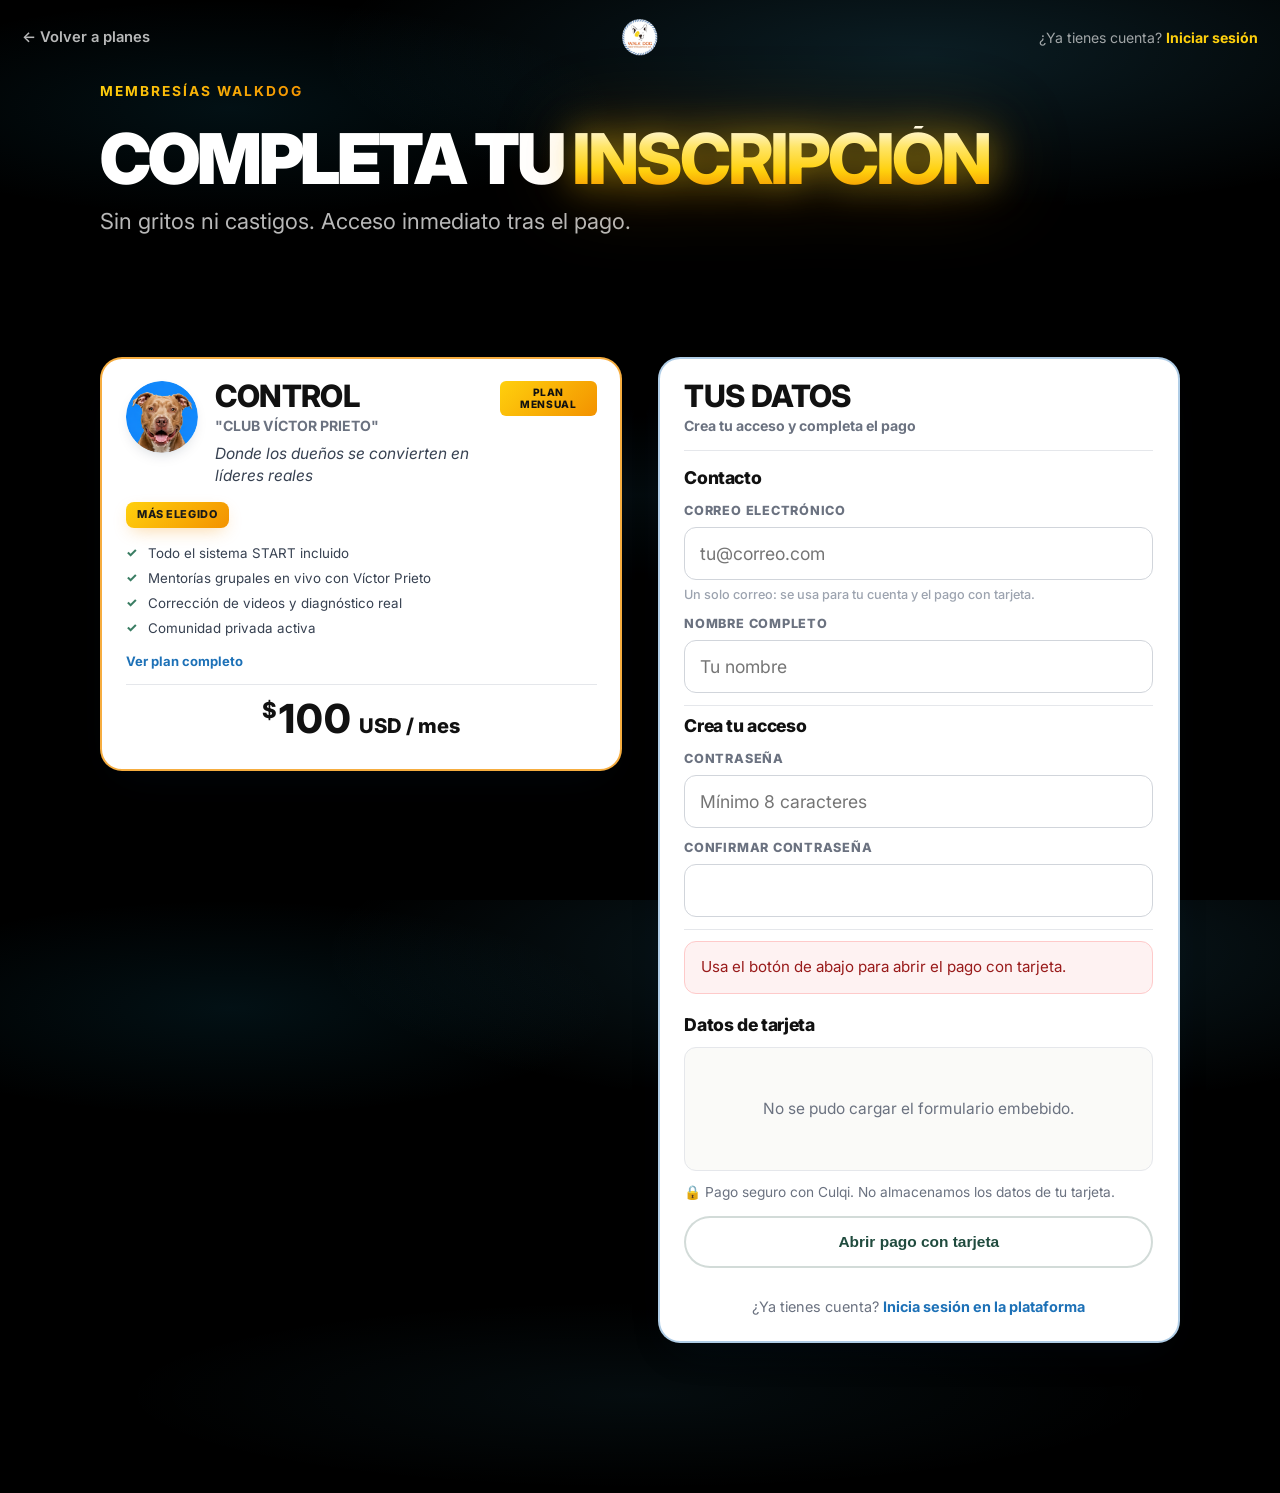
<file: checkout.html>
<!DOCTYPE html>
<html lang="es">
<head>
  <meta charset="UTF-8">
  <meta name="viewport" content="width=device-width, initial-scale=1.0">
  <title>Checkout | WalkDog</title>
  <meta name="robots" content="noindex">
  <link rel="icon" href="/assets/favicon.ico" sizes="any">
  <link rel="preconnect" href="https://fonts.googleapis.com">
  <link rel="preconnect" href="https://fonts.gstatic.com" crossorigin>
  <link rel="preconnect" href="https://api.fontshare.com" crossorigin>
  <link rel="stylesheet" href="https://api.fontshare.com/v2/css?f[]=cabinet-grotesk@400,500,700,800,900&display=swap">
  <link rel="stylesheet" href="https://fonts.googleapis.com/css2?family=Inter:wght@400;600;700;800&display=swap">
  <link rel="stylesheet" href="landing.css?v=20260704g">
  <script src="landing-urls.js?v=4"></script>
</head>
<body class="style-font-root checkout-page">
  <header class="checkout-topbar container">
    <a href="index.html#membresias" class="checkout-topbar__back">← Volver a planes</a>
    <a href="index.html" class="checkout-topbar__brand" aria-label="WalkDog — inicio">
      <img
        class="checkout-topbar__logo"
        src="assets/walkdog-logo.webp"
        alt="WalkDog"
        width="140"
        height="42"
        decoding="async"
      >
    </a>
    <p class="checkout-topbar__account">
      ¿Ya tienes cuenta?
      <a href="#" id="checkout-topbar-login" data-platform-login>Iniciar sesión</a>
    </p>
  </header>

  <main class="checkout-layout container" id="checkout-app">
    <header class="checkout-layout__header">
      <span class="eyebrow eyebrow--light">Membresías WalkDog</span>
      <h1 class="display checkout-layout__heading" id="checkout-heading">
        completa tu <span class="frost-text">inscripción</span>
      </h1>
      <p class="pricing__lead checkout-layout__lead">Sin gritos ni castigos. Acceso inmediato tras el pago.</p>
    </header>

    <div class="checkout-layout__grid">
      <section class="checkout-layout__plan" aria-labelledby="checkout-plan-name">
        <article id="checkout-plan-card" class="pricing-card checkout-plan-card pricing-card--plan-1">
          <div class="checkout-plan-card__top">
            <div class="checkout-plan-card__avatar" id="checkout-plan-visual">
              <img id="checkout-plan-image" src="assets/img-dog-plan-1.webp" alt="Perro en plan WalkDog" width="72" height="72">
            </div>
            <header class="pricing-card__head checkout-plan-card__head">
              <div class="pricing-card__head-text">
                <h2 class="pricing-card__title" id="checkout-plan-name">START</h2>
                <p class="pricing-card__tag" id="checkout-plan-tag">"DESCUBRE EL MÉTODO"</p>
                <p class="pricing-card__subtitle" id="checkout-plan-subtitle">Entiende por qué tu perro no te obedece</p>
              </div>
              <span class="pricing-card__badge" id="checkout-plan-badge">Plan mensual</span>
            </header>
          </div>
          <span class="pricing-card__ribbon is-hidden" id="checkout-plan-ribbon" aria-hidden="true">Más elegido</span>
          <ul class="pricing-card__features checkout-plan-card__features" id="checkout-plan-features"></ul>
          <p class="checkout-plan-card__more" id="checkout-plan-more" hidden>
            <button type="button" class="checkout-plan-card__toggle" id="checkout-plan-toggle" aria-expanded="false" aria-controls="checkout-plan-details">
              Ver plan completo
            </button>
          </p>
          <div class="checkout-plan-card__details" id="checkout-plan-details" hidden>
            <h3 class="checkout-plan-card__details-title">Qué incluye tu plan</h3>
            <ul class="pricing-card__features checkout-plan-card__details-list" id="checkout-plan-details-list"></ul>
            <div class="checkout-plan-card__details-extra" id="checkout-plan-details-extra" hidden></div>
            <p class="checkout-plan-card__ideal" id="checkout-plan-details-ideal" hidden></p>
            <p class="pricing-card__result checkout-plan-card__result" id="checkout-plan-details-result" hidden></p>
          </div>
          <div class="pricing-card__pricing checkout-plan-card__pricing">
            <div class="pricing-card__price-row">
              <p class="pricing-card__amount" id="checkout-plan-amount"><span class="pricing-card__currency">$</span>50</p>
              <p class="pricing-card__period" id="checkout-plan-period">USD / mes</p>
            </div>
          </div>
        </article>
      </section>

      <section class="checkout-layout__form" aria-labelledby="checkout-form-title">
        <article class="pricing-card checkout-form-card">
          <header class="pricing-card__head">
            <div class="pricing-card__head-text">
              <h2 class="pricing-card__title" id="checkout-form-title">Tus datos</h2>
              <p class="pricing-card__tag">Crea tu acceso y completa el pago</p>
            </div>
          </header>
          <hr class="pricing-card__divider" aria-hidden="true">

          <form id="checkout-form" class="checkout-form" novalidate>
            <input type="hidden" name="plan" id="checkout-plan-slug" value="">

            <div class="checkout-form__section">
              <h3 class="checkout-form__label">Contacto</h3>
              <label class="checkout-field">
                <span>Correo electrónico</span>
                <input type="email" name="email" id="checkout-email" autocomplete="email" placeholder="tu@correo.com" required>
                <small class="checkout-field__hint">Un solo correo: se usa para tu cuenta y el pago con tarjeta.</small>
              </label>
              <label class="checkout-field">
                <span>Nombre completo</span>
                <input type="text" name="name" autocomplete="name" placeholder="Tu nombre" required>
              </label>
            </div>

            <div class="checkout-form__section">
              <h3 class="checkout-form__label">Crea tu acceso</h3>
              <label class="checkout-field">
                <span>Contraseña</span>
                <input type="password" name="password" autocomplete="new-password" minlength="8" placeholder="Mínimo 8 caracteres" required>
              </label>
              <label class="checkout-field">
                <span>Confirmar contraseña</span>
                <input type="password" name="password_confirmation" autocomplete="new-password" minlength="8" required>
              </label>
            </div>

            <p id="checkout-error" class="checkout-error" hidden></p>

            <div class="checkout-form__section checkout-form__section--payment">
              <h3 class="checkout-form__label">Datos de tarjeta</h3>
              <div id="culqi-container" class="culqi-embed is-loading">
                <p class="culqi-embed__loading">Cargando formulario de pago seguro…</p>
              </div>
              <p class="checkout-payment__note">🔒 Pago seguro con Culqi. No almacenamos los datos de tu tarjeta.</p>
              <button type="button" id="culqi-fallback-btn" class="checkout-fallback-btn" hidden>
                Abrir pago con tarjeta
              </button>
            </div>

            <p class="checkout-login">
              ¿Ya tienes cuenta?
              <a href="#" id="checkout-login-link" data-platform-login>Inicia sesión en la plataforma</a>
            </p>
          </form>
        </article>
      </section>
    </div>
  </main>

  <script src="landing-checkout.js?v=17" defer></script>
</body>
</html>
</file>
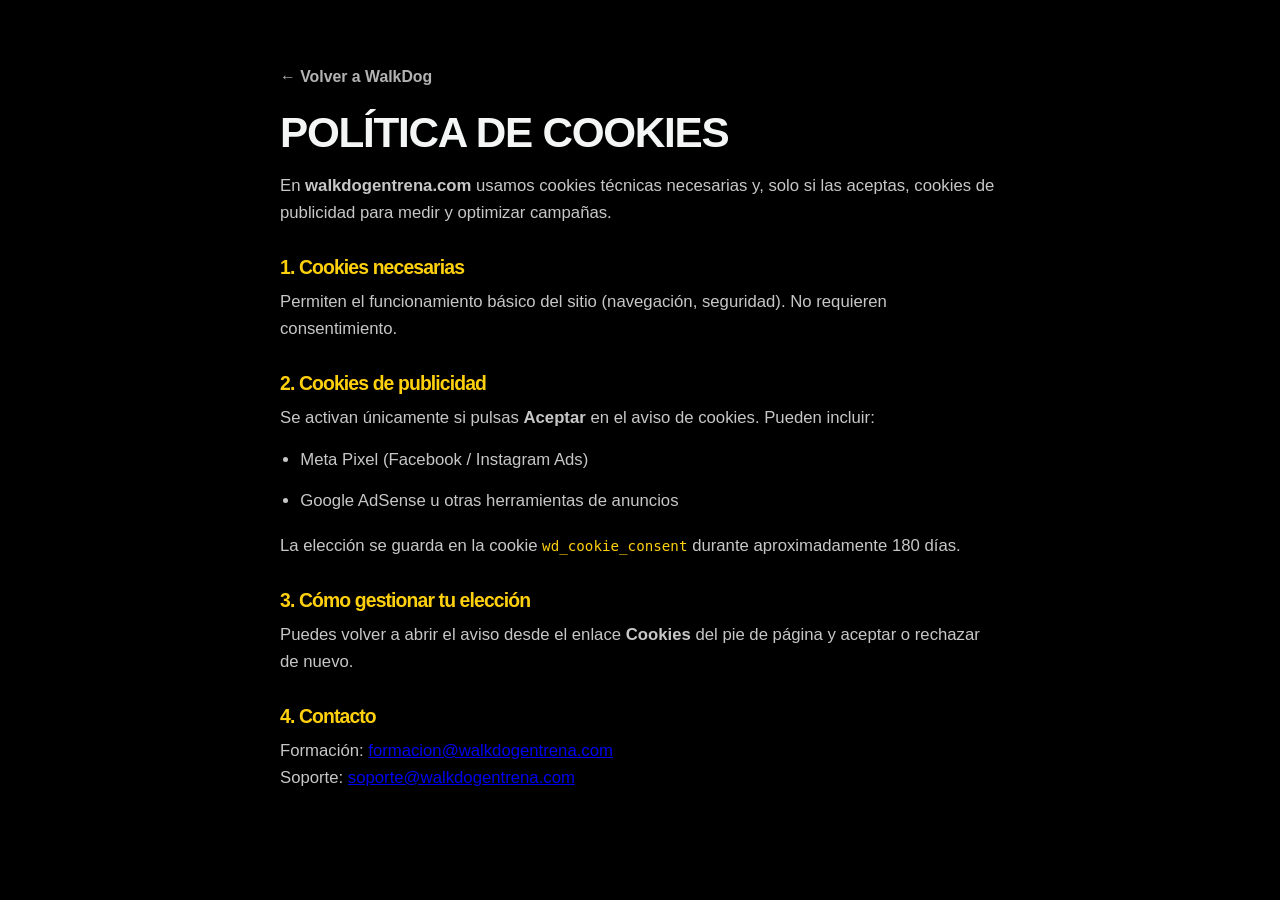
<file: politica-cookies.html>
<!DOCTYPE html>
<html lang="es">
<head>
  <meta charset="UTF-8">
  <meta name="viewport" content="width=device-width, initial-scale=1.0">
  <title>Política de cookies | WalkDog</title>
  <meta name="robots" content="noindex">
  <link rel="icon" href="/assets/favicon.ico" sizes="any">
  <link rel="stylesheet" href="https://api.fontshare.com/v2/css?f[]=cabinet-grotesk@400,500,700,800,900&display=swap">
  <link rel="stylesheet" href="landing.css?v=20260712j">
  <style>
    .cookies-page{
      min-height:100vh;
      background:var(--bg-black);
      color:var(--text);
      padding:clamp(2rem,5vw,3.5rem) 0 clamp(3rem,7vw,4.5rem);
    }
    .cookies-page__inner{
      width:min(720px,calc(100% - var(--page-gutter) * 2));
      margin:0 auto;
    }
    .cookies-page__back{
      display:inline-block;
      margin-bottom:1.25rem;
      color:rgba(255,255,255,.7);
      text-decoration:none;
      font-weight:600;
      font-size:.9rem;
    }
    .cookies-page__back:hover{color:#fff}
    .cookies-page h1{
      margin:0 0 1rem;
      font-family:var(--font-display);
      font-size:clamp(1.75rem,4vw,2.4rem);
      font-weight:900;
      text-transform:uppercase;
      letter-spacing:-.03em;
    }
    .cookies-page h2{
      margin:1.75rem 0 .65rem;
      font-family:var(--font-display);
      font-size:1.1rem;
      font-weight:800;
      color:var(--warm-start);
    }
    .cookies-page p,
    .cookies-page li{
      margin:0 0 .85rem;
      color:rgba(255,255,255,.78);
      line-height:1.6;
      font-size:.95rem;
    }
    .cookies-page ul{padding-left:1.15rem;margin:0 0 1rem}
    .cookies-page code{
      font-size:.85em;
      color:var(--warm-start);
    }
  </style>
</head>
<body class="style-font-root cookies-page">
  <div class="cookies-page__inner">
    <a class="cookies-page__back" href="index.html">← Volver a WalkDog</a>
    <h1>Política de cookies</h1>
    <p>En <strong>walkdogentrena.com</strong> usamos cookies técnicas necesarias y, solo si las aceptas, cookies de publicidad para medir y optimizar campañas.</p>

    <h2>1. Cookies necesarias</h2>
    <p>Permiten el funcionamiento básico del sitio (navegación, seguridad). No requieren consentimiento.</p>

    <h2>2. Cookies de publicidad</h2>
    <p>Se activan únicamente si pulsas <strong>Aceptar</strong> en el aviso de cookies. Pueden incluir:</p>
    <ul>
      <li>Meta Pixel (Facebook / Instagram Ads)</li>
      <li>Google AdSense u otras herramientas de anuncios</li>
    </ul>
    <p>La elección se guarda en la cookie <code>wd_cookie_consent</code> durante aproximadamente 180 días.</p>

    <h2>3. Cómo gestionar tu elección</h2>
    <p>Puedes volver a abrir el aviso desde el enlace <strong>Cookies</strong> del pie de página y aceptar o rechazar de nuevo.</p>

    <h2>4. Contacto</h2>
    <p>Formación: <a href="mailto:formacion@walkdogentrena.com">formacion@walkdogentrena.com</a><br>
    Soporte: <a href="mailto:soporte@walkdogentrena.com">soporte@walkdogentrena.com</a></p>
  </div>
</body>
</html>
</file>
<file: landing.css>
:root{
  /* Paleta WalkDog — degradados oficiales */
  --warm-start:#ffd00d;
  --warm-end:#f39200;
  --blue-start:#36a8e0;
  --blue-end:#1d71b7;
  --green-start:#204b3e;
  --green-mid:#2d6653;
  --green-end:#3a7d63;
  --cream:#f7f7f2;
  --cream-soft:#f5f4f0;
  --white:#ffffff;

  /* Tokens derivados */
  --bg:var(--green-start);
  --bg-soft:var(--cream);
  --card:#1a3d32;
  --text:#f4f6f5;
  --dark:#111;
  --muted:#bdc6c2;
  --accent:var(--warm-start);
  --accent-2:var(--warm-end);
  --green:var(--green-end);
  --gradient-warm:linear-gradient(135deg,var(--warm-start) 0%,var(--warm-end) 100%);
  --gradient-blue:linear-gradient(135deg,var(--blue-start) 0%,var(--blue-end) 100%);
  --gradient-blue-v:linear-gradient(180deg,var(--blue-end) 0%,var(--blue-start) 100%);
  --gradient-green:linear-gradient(135deg,var(--green-start) 0%,var(--green-end) 100%);
  --gradient-green-h:linear-gradient(90deg,var(--green-start) 0%,var(--green-end) 100%);
  --progress-blue:var(--blue-start);
  --progress-track:rgba(255,255,255,.14);
  --hero-gap:clamp(.35rem,.9vh,.65rem);
  --hero-tight:clamp(.2rem,.55vh,.4rem);
  --video-native-w:1920;
  --video-native-h:1080;
  --video-viewport-cap-h:78vh;
  --video-target-vw:78;
  --video-max-px:1400;
  --video-width:min(calc(var(--video-target-vw) * 1vw),calc(var(--video-max-px) * 1px));
  --video-max-w-cap:var(--video-width);
  --video-vimeo-max-w:var(--video-width);
  --video-vimeo-ratio-w:5;
  --video-vimeo-ratio-h:4.15;
  --video-vimeo-overscan:1.04;
  --video-max-height-vh:68;
  --video-cinema-overscan:1.06;
  --video-snap-step:4;
  --cta-pulse-speed:1.9s;
  --section-blend:clamp(3rem,8vw,5.5rem);
  --phase-1:var(--blue-start);
  --phase-2:var(--blue-end);
  --phase-3:#2a8fc4;
  --phase-4:#1a5a96;
  --phase-5:var(--warm-start);
  --phase-6:var(--warm-end);
  --phase-7:#e07a00;
  --phase-8:var(--green-end);
  --frost-cyan:#4FD1FF;
  --font-display:"Cabinet Grotesk",Inter,sans-serif;
  --bg-black:#000000;
  --accent-text-gradient:linear-gradient(180deg,#FFF9E6 0%,#FFE566 32%,var(--warm-start) 68%,var(--warm-end) 100%);
  --accent-text-glow:drop-shadow(0 0 18px rgba(255,208,13,.5)) drop-shadow(0 0 38px rgba(243,146,0,.28));
  --phase-card-border:rgba(255,255,255,.08);
  --phase-card-glow-hover:0 0 0 1px rgba(255,208,13,.2),0 0 22px 5px rgba(255,208,13,.38),0 0 52px 10px rgba(243,146,0,.18);
  --type-scale:1.1;
  --page-gutter:clamp(0.65rem,1.75vw,1.35rem);
  --container-max:1400px;
  --fs-h1:70px;
  --fs-h2:65px;
  --fs-body:clamp(1rem,2.42vw,22px);
  --fs-body-sm:clamp(.95rem,1.98vw,20px);
  --site-nav-gutter:clamp(0.35rem,1.1vw,0.75rem);
  --site-nav-height:3.5rem;
}
*{box-sizing:border-box;margin:0;padding:0}
html{height:100%;font-size:calc(100% * var(--type-scale));scroll-padding-top:calc(var(--site-nav-height) + .5rem)}
body{
  font-family:var(--font-display);
  background:var(--bg-black);
  color:#f4f6f5;
  line-height:1.6;
  min-height:100%;
}
.style-font-root .display{
  font-family:var(--font-display);
  font-weight:900;
  letter-spacing:-0.045em;
  line-height:0.94;
}
.style-font-root h1.display{
  font-size:var(--fs-h1);
  text-transform:uppercase;
  color:#fff;
}
.style-font-root h2.display{
  font-size:var(--fs-h2);
  color:#fff;
  text-transform:uppercase;
}
.style-font-root .frost-text{
  position:relative;
  display:inline-block;
  font-style:normal;
  font-weight:800;
  color:transparent;
  background-image:
    linear-gradient(
      100deg,
      transparent 0%,
      transparent 40%,
      rgba(255,255,255,.82) 50%,
      transparent 60%,
      transparent 100%
    ),
    var(--accent-text-gradient);
  background-size:220% 100%,100% 100%;
  background-repeat:no-repeat;
  background-position:220% 0,0 0;
  -webkit-background-clip:text;
  background-clip:text;
  filter:var(--accent-text-glow);
  animation:frost-text-shine 3.4s ease-in-out infinite;
}
@keyframes frost-text-shine{
  0%,18%{background-position:220% 0,0 0}
  52%{background-position:-20% 0,0 0}
  68%,100%{background-position:-20% 0,0 0}
}
@media (prefers-reduced-motion:reduce){
  .style-font-root .frost-text{
    animation:none;
    background-image:var(--accent-text-gradient);
    background-size:100% 100%;
    background-position:0 0;
  }
  .hero__title .frost-text{
    animation:none;
    background-image:var(--accent-text-gradient);
    background-size:100% 100%;
    background-position:0 0;
  }
  .site-footer__wordmark{
    animation:none;
    background-image:linear-gradient(90deg,#000 0%,#000 8%,var(--warm-start) 28%,var(--warm-start) 72%,#000 92%,#000 100%);
    background-size:100% 100%;
    background-position:0 0;
  }
  .hero-video__cta-wrap .hero__cta.is-pulsing,
  .hero-video__cta-wrap a.btn-pricing-v2.hero__cta.is-pulsing{
    animation:none;
    box-shadow:0 10px 36px -10px rgba(243,146,0,.55);
  }
}
.style-font-root .landing-flow > section > .container > p,
.style-font-root .pricing__lead,
.style-font-root .faq__lead,
.style-font-root .final-cta__lead{
  font-size:var(--fs-body);
  line-height:1.55;
}
.style-font-root .video-audio-hint{
  font-size:16px;
  line-height:48.1px;
}
.style-font-root .landing-flow > section > .container > .testimonials-wall__hint{
  font-size:16px;
}
.style-font-root .hero__intro p{
  font-size:clamp(1rem,2.42vw,18px);
  line-height:1.55;
}
.container{
  width:min(var(--container-max),calc(100% - var(--page-gutter) * 2));
  margin:0 auto;
}
.hero .container{
  max-width:min(1520px,calc(100% - var(--page-gutter) * 2));
  width:100%;
}
.eyebrow{
  display:inline-block;
  font-weight:700;
  text-transform:uppercase;
  letter-spacing:2px;
  font-size:.78rem;
  margin-bottom:1rem;
  background:var(--gradient-warm);
  -webkit-background-clip:text;
  background-clip:text;
  color:transparent;
}
.eyebrow.dark{
  background:var(--gradient-green);
  -webkit-background-clip:text;
  background-clip:text;
  color:transparent;
}
h1,h2,h3{line-height:1.05}
h1{font-family:var(--font-display);font-size:var(--fs-h1);letter-spacing:-0.045em;font-weight:900}
h2{font-family:var(--font-display);font-size:var(--fs-h2);letter-spacing:-0.045em;font-weight:900}
h3{font-size:1.2rem}

.btn{display:inline-block;border-radius:999px;padding:.95rem 1.7rem;font-weight:700;text-decoration:none;transition:.25s}
.btn-primary{
  background:var(--gradient-warm);
  color:#1a1a1a;
  box-shadow:0 4px 18px rgba(243,146,0,.28);
}
.btn-primary:hover{
  filter:brightness(1.05);
  transform:translateY(-2px);
  box-shadow:0 8px 24px rgba(243,146,0,.38);
}
.btn-primary.btn-cta-hero:not(.is-pulsing):hover{filter:brightness(1.05);transform:translateY(-2px)}
.btn-primary.btn-cta-hero.is-pulsing:hover{filter:brightness(1.05)}
.btn-outline{border:2px solid rgba(255,255,255,.5);color:#fff;margin-left:.8rem}
.btn-outline:hover{background:#fff;color:#111}
.btn-large{padding:1.1rem 2.2rem}

/* Fondo negro — hero hasta precios */
.landing-flow{
  position:relative;
  padding-top:var(--site-nav-height);
  background:
    radial-gradient(ellipse 85% 32% at 72% 6%,rgba(79,209,255,.14) 0%,transparent 55%),
    radial-gradient(ellipse 60% 24% at 18% 12%,rgba(26,163,204,.1) 0%,transparent 50%),
    radial-gradient(ellipse 70% 18% at 50% 55%,rgba(79,209,255,.06) 0%,transparent 58%),
    var(--bg-black);
}

/* ── Navegación superior ── */
.site-nav{
  position:fixed;
  top:0;
  left:0;
  right:0;
  z-index:1000;
  height:var(--site-nav-height);
  background:transparent;
  border-bottom:none;
  pointer-events:none;
}
.site-nav__inner{
  pointer-events:auto;
  display:flex;
  align-items:center;
  justify-content:space-between;
  height:100%;
  gap:1rem;
  width:100%;
  max-width:none;
  margin:0;
  padding-inline:var(--site-nav-gutter);
}
.site-nav__brand{
  display:flex;
  align-items:center;
  flex-shrink:0;
  line-height:0;
  text-decoration:none;
}
.site-nav__logo{
  display:block;
  height:2.35rem;
  width:auto;
  max-width:min(196px,44vw);
  object-fit:contain;
  object-position:left center;
}
.site-nav__actions{
  position:relative;
  display:flex;
  align-items:center;
  justify-content:flex-end;
  gap:.55rem;
  margin-left:auto;
  min-height:0;
}
.site-nav__menu-hint{
  display:none;
  align-items:center;
  justify-content:center;
  width:2.65rem;
  height:2.65rem;
  border-radius:999px;
  background:var(--cream-soft);
  box-shadow:0 8px 28px -10px rgba(0,0,0,.45);
  color:#1a1a1a;
  transition:opacity .2s ease,visibility .2s ease,transform .2s ease;
}
.site-nav__menu-hint svg{
  width:1.35rem;
  height:1.35rem;
}
.site-nav__toggle{
  display:none;
  flex-direction:column;
  justify-content:center;
  gap:5px;
  width:2.5rem;
  height:2.5rem;
  padding:0;
  border:1px solid rgba(255,255,255,.14);
  border-radius:10px;
  background:rgba(255,255,255,.04);
  cursor:pointer;
  flex-shrink:0;
}
.site-nav__toggle-bar{
  display:block;
  width:1.1rem;
  height:2px;
  margin:0 auto;
  background:#fff;
  border-radius:2px;
  transition:transform .25s ease,opacity .25s ease;
}
.site-nav.is-open .site-nav__toggle-bar:nth-child(1){transform:translateY(7px) rotate(45deg)}
.site-nav.is-open .site-nav__toggle-bar:nth-child(2){opacity:0}
.site-nav.is-open .site-nav__toggle-bar:nth-child(3){transform:translateY(-7px) rotate(-45deg)}
.site-nav__menu{
  display:flex;
  align-items:stretch;
  gap:0;
  padding:0 .15rem;
  background:var(--cream-soft);
  border-radius:999px;
  box-shadow:0 8px 28px -10px rgba(0,0,0,.45);
}
.site-nav__link{
  position:relative;
  display:inline-flex;
  align-items:center;
  justify-content:center;
  padding:.38rem .95rem .34rem;
  border:0;
  border-radius:0;
  background:transparent;
  font-family:var(--font-display);
  font-size:.84rem;
  font-weight:700;
  letter-spacing:.01em;
  text-transform:none;
  color:#1a1a1a;
  text-decoration:none;
  cursor:pointer;
  white-space:nowrap;
  transition:color .2s ease,background .2s ease;
}
.site-nav__link:first-child{border-radius:999px 0 0 999px}
.site-nav__link:last-child{border-radius:0 999px 999px 0}
.site-nav__link:only-child{border-radius:999px}
.site-nav__link:hover,
.site-nav__link:focus-visible{
  color:var(--warm-end);
  background:transparent;
}
.site-nav__link.is-active{
  color:var(--warm-start);
  background:transparent;
}
.site-nav__link.is-active::after{
  content:'';
  position:absolute;
  left:.55rem;
  right:.55rem;
  bottom:0;
  height:3px;
  background:var(--gradient-warm);
  border-radius:2px 2px 0 0;
}
.site-nav__login{
  display:inline-flex;
  align-items:center;
  justify-content:center;
  flex-shrink:0;
  padding:.42rem 1.05rem;
  border:0;
  border-radius:999px;
  background:var(--gradient-warm);
  box-shadow:0 8px 22px -10px rgba(243,146,0,.55);
  font-family:var(--font-display);
  font-size:.84rem;
  font-weight:800;
  letter-spacing:.01em;
  color:#1a1a1a;
  text-decoration:none;
  white-space:nowrap;
  cursor:pointer;
  transition:transform .2s ease,filter .2s ease,box-shadow .2s ease;
}
.site-nav__login:hover,
.site-nav__login:focus-visible{
  color:#1a1a1a;
  filter:brightness(1.05);
  transform:translateY(-1px);
  box-shadow:0 10px 26px -8px rgba(243,146,0,.62);
}

@media (min-width:769px){
  :root{
    --site-nav-height:4rem;
  }
  .site-nav__toggle{display:none}
  .site-nav__menu-hint{display:none!important}
  .site-nav__brand{
    margin-left:clamp(1.25rem,3.5vw,2.75rem);
  }
  .site-nav__logo{
    height:3.15rem;
    max-width:min(260px,28vw);
  }
  .site-nav__actions{
    min-width:0;
    padding-left:0;
  }
  .site-nav__menu{
    position:static;
    transform:none;
    opacity:1;
    visibility:visible;
    pointer-events:auto;
  }
}

body.social-modal-open{overflow:hidden}
.social-modal{
  position:fixed;
  inset:0;
  z-index:10010;
  display:flex;
  align-items:center;
  justify-content:center;
  padding:1.25rem;
  overflow-y:auto;
}
.social-modal[hidden]{display:none}
.social-modal__backdrop{
  position:absolute;
  inset:0;
  border:0;
  padding:0;
  margin:0;
  background:rgba(0,0,0,.72);
  backdrop-filter:blur(4px);
  cursor:pointer;
}
.social-modal__dialog{
  position:relative;
  z-index:1;
  width:min(420px,100%);
  background:#0f1724;
  border:1px solid var(--phase-card-border);
  border-radius:14px;
  padding:1.75rem 1.5rem 1.5rem;
  color:var(--text);
  box-shadow:var(--phase-card-glow-hover);
}
.social-modal__close{
  position:absolute;
  top:12px;
  right:14px;
  z-index:2;
  width:36px;
  height:36px;
  border:none;
  border-radius:50%;
  background:rgba(255,255,255,.1);
  color:#fff;
  font-size:1.5rem;
  line-height:1;
  cursor:pointer;
}
.social-modal__close:hover{background:rgba(255,255,255,.18)}
.social-modal__head{
  text-align:center;
  margin-bottom:1.25rem;
}
.social-modal__eyebrow{
  margin:0 0 .4rem;
  font-size:.72rem;
  font-weight:800;
  letter-spacing:.14em;
  text-transform:uppercase;
  color:var(--warm-start);
}
.social-modal__title{
  margin:0 0 .5rem;
  font-family:var(--font-display);
  font-size:1.65rem;
  font-weight:900;
  letter-spacing:-.03em;
  text-transform:uppercase;
  color:#fff;
}
.social-modal__lead{
  margin:0;
  font-size:.92rem;
  line-height:1.55;
  color:rgba(255,255,255,.68);
}
.social-modal__links{
  list-style:none;
  margin:0;
  padding:0;
  display:grid;
  gap:.65rem;
}
.social-modal__link{
  display:flex;
  align-items:center;
  gap:.85rem;
  padding:.85rem 1rem;
  border-radius:12px;
  border:1px solid rgba(255,255,255,.08);
  background:rgba(255,255,255,.03);
  color:#fff;
  text-decoration:none;
  transition:border-color .2s ease,background .2s ease,transform .2s ease;
}
.social-modal__link:hover{
  transform:translateY(-1px);
  background:rgba(255,255,255,.06);
}
.social-modal__link--whatsapp:hover{border-color:rgba(37,211,102,.45)}
.social-modal__link--instagram:hover{border-color:rgba(225,48,108,.45)}
.social-modal__link--facebook:hover{border-color:rgba(24,119,242,.45)}
.social-modal__icon{
  display:flex;
  align-items:center;
  justify-content:center;
  width:2.5rem;
  height:2.5rem;
  border-radius:50%;
  flex-shrink:0;
}
.social-modal__icon svg{width:1.35rem;height:1.35rem}
.social-modal__link--whatsapp .social-modal__icon{background:rgba(37,211,102,.15);color:#25d366}
.social-modal__link--instagram .social-modal__icon{background:rgba(225,48,108,.15);color:#e1306c}
.social-modal__link--facebook .social-modal__icon{background:rgba(24,119,242,.15);color:#1877f2}
.social-modal__link-text{
  display:flex;
  flex-direction:column;
  gap:.1rem;
  text-align:left;
}
.social-modal__link-text strong{
  font-size:.88rem;
  font-weight:800;
  letter-spacing:.04em;
  text-transform:uppercase;
}
.social-modal__link-text small{
  font-size:.82rem;
  color:rgba(255,255,255,.58);
}

.landing-flow > .hero,
.landing-flow > .hero-video,
.landing-flow > .site-nav,
.landing-flow > section,
.landing-flow > .final-cta,
.landing-flow > .site-footer{
  background:transparent;
  margin-top:0;
}

.hero{
  position:relative;
  display:flex;
  flex-direction:column;
  align-items:center;
  justify-content:center;
  min-height:auto;
  padding:clamp(3.25rem,9vh,5.25rem) 0 clamp(1.75rem,4vh,2.75rem);
  overflow:hidden;
}
.hero__glow{
  position:absolute;
  left:50%;
  top:42%;
  width:min(980px,96vw);
  height:min(560px,52vh);
  transform:translate(-50%,-50%);
  background:radial-gradient(ellipse at center,rgba(255,208,13,.2) 0%,rgba(243,146,0,.08) 42%,transparent 74%);
  pointer-events:none;
  filter:blur(10px);
}
.hero__content{
  position:relative;
  z-index:2;
  width:100%;
  max-width:min(920px,calc(100% - var(--page-gutter) * 2));
  display:flex;
  flex-direction:column;
  align-items:center;
  justify-content:center;
  text-align:center;
  color:var(--text);
}
.hero__intro{
  display:flex;
  flex-direction:column;
  align-items:center;
  gap:clamp(1.15rem,2.8vh,1.65rem);
  width:100%;
}
.hero__badge-dot{
  width:.45rem;
  height:.45rem;
  border-radius:50%;
  background:var(--warm-start);
  box-shadow:0 0 10px rgba(255,208,13,.75);
  flex-shrink:0;
}
.hero__title .frost-text{
  display:inline-block;
  background-image:
    linear-gradient(
      105deg,
      transparent 0%,
      transparent 38%,
      rgba(255,255,255,.92) 50%,
      transparent 62%,
      transparent 100%
    ),
    var(--accent-text-gradient);
  background-size:200% 100%,100% 100%;
  background-repeat:no-repeat;
  background-position:120% 0,0 0;
  -webkit-background-clip:text;
  background-clip:text;
  animation:hero-title-shine 3.2s ease-in-out infinite;
}
@keyframes hero-title-shine{
  0%,14%{background-position:120% 0,0 0}
  48%{background-position:-30% 0,0 0}
  72%,100%{background-position:-30% 0,0 0}
}
.hero-video__cta-wrap .hero__cta.is-pulsing,
.hero-video__cta-wrap a.btn-pricing-v2.hero__cta.is-pulsing{
  transition:none;
  animation:cta-pulse-ring 1.6s ease-in-out infinite;
  will-change:transform,box-shadow;
}
@keyframes cta-pulse-ring{
  0%,100%{transform:scale(1);box-shadow:0 0 0 0 rgba(255,208,13,.45)}
  50%{transform:scale(1.06);box-shadow:0 0 0 14px rgba(255,208,13,0)}
}
.hero__meta-icon{
  width:1rem;
  height:1rem;
  color:var(--warm-start);
  flex-shrink:0;
}
.hero__cta-arrow{
  font-size:1.05em;
  line-height:1;
  transform:translateY(-.02em);
}
.hero__badge{
  display:inline-flex;
  align-items:center;
  gap:.5rem;
  padding:.45rem 1.05rem;
  border:1px solid rgba(255,208,13,.38);
  border-radius:999px;
  font-size:.64rem;
  font-weight:700;
  letter-spacing:.18em;
  text-transform:uppercase;
  color:rgba(255,230,150,.95);
  background:rgba(255,208,13,.05);
}
.hero__title{
  margin:0;
  font-size:clamp(2.5rem,5.8vw,4.15rem);
  line-height:1.04;
  letter-spacing:-0.04em;
  text-transform:uppercase;
  color:#fff;
}
@media (min-width:769px){
  .style-font-root h1.display.hero__title{
    font-size:clamp(4.75rem,8vw,5.25rem);
    line-height:1;
  }
}
.hero__lead{
  max-width:36rem;
  margin:0;
  font-size:clamp(1rem,2.1vw,1.2rem);
  line-height:1.68;
  color:rgba(255,255,255,.68);
}
.hero__meta{
  display:flex;
  flex-wrap:wrap;
  align-items:center;
  justify-content:center;
  gap:clamp(1rem,3vw,2.25rem);
  margin:0;
  padding:0;
  list-style:none;
}
.hero__meta li{
  display:inline-flex;
  align-items:center;
  gap:.5rem;
  font-size:.72rem;
  font-weight:700;
  letter-spacing:.14em;
  text-transform:uppercase;
  color:rgba(255,220,130,.88);
}
.hero__cta,
a.btn-pricing-v2.hero__cta{
  display:inline-flex;
  align-items:center;
  justify-content:center;
  gap:.6rem;
  width:auto;
  min-width:0;
  max-width:none;
  margin-top:.25rem;
  padding:.95rem 2.1rem;
  font-size:.88rem;
  font-weight:800;
  letter-spacing:.14em;
  text-transform:uppercase;
  border-radius:999px;
  box-shadow:0 10px 36px -10px rgba(243,146,0,.55);
}
#walkdog-hero-cta{padding:.95rem 2.1rem}

.hero-video,
section.hero-video{
  position:relative;
  width:100%;
  min-height:0;
  padding:0 0 clamp(2.5rem,5vh,3.75rem);
  margin:0;
  overflow:visible;
  background:transparent;
}
.hero-video__shell{
  position:relative;
  width:min(1120px,calc(100% - var(--page-gutter) * 2));
  margin:0 auto;
}
.hero-video__glow{
  position:absolute;
  left:50%;
  top:0;
  width:88%;
  height:clamp(3rem,8vh,5rem);
  transform:translate(-50%,-42%);
  background:radial-gradient(ellipse at center,rgba(255,208,13,.28) 0%,transparent 72%);
  pointer-events:none;
  filter:blur(14px);
}
.hero-video__frame{
  position:relative;
  width:100%;
  aspect-ratio:16 / 9;
  border-radius:clamp(16px,2.2vw,22px);
  overflow:hidden;
  background:#000;
  box-shadow:
    0 0 0 1px rgba(255,208,13,.16),
    0 28px 90px -28px rgba(0,0,0,.75),
    inset 0 1px 0 rgba(255,255,255,.04);
}
.hero-video__badges{
  position:absolute;
  top:clamp(.85rem,2.2vw,1.15rem);
  left:clamp(.85rem,2.2vw,1.15rem);
  right:clamp(.85rem,2.2vw,1.15rem);
  z-index:6;
  display:flex;
  align-items:center;
  justify-content:space-between;
  gap:.75rem;
  pointer-events:none;
}
.hero-video__badge{
  display:inline-flex;
  align-items:center;
  padding:.38rem .82rem;
  border-radius:999px;
  border:1px solid rgba(255,208,13,.28);
  background:rgba(0,0,0,.52);
  backdrop-filter:blur(8px);
  font-size:.62rem;
  font-weight:700;
  letter-spacing:.14em;
  text-transform:uppercase;
  color:rgba(255,230,160,.92);
  white-space:nowrap;
}
.hero-video .video-wrap{
  position:absolute;
  inset:0;
  width:100%;
  height:100%;
  max-width:none;
  margin:0;
  border-radius:inherit;
  aspect-ratio:auto;
  background:#000;
}
.hero-video .video-wrap.video-embed-root[data-vimeo-id]:not([data-vimeo-id=""]){
  aspect-ratio:auto;
  width:100%;
  height:100%;
  max-width:none;
}
.hero-video .video-embed-root[data-vimeo-id]:not([data-vimeo-id=""]) .video-vimeo-mount iframe{
  position:absolute;
  top:50%;
  left:50%;
  width:100%;
  height:100%;
  min-width:100%;
  min-height:100%;
  max-width:none;
  border:0;
  transform:translate(-50%,-50%) scale(1.06);
  object-fit:cover;
}
.hero-video .video-unmute-btn{
  bottom:clamp(.85rem,2.2vw,1.15rem);
  left:clamp(.85rem,2.2vw,1.15rem);
  z-index:6;
}
.hero-video .video-progress{
  left:0;
  right:0;
  bottom:0;
  z-index:4;
  border-radius:0;
}
.hero-video__cta-wrap{
  display:flex;
  justify-content:center;
  margin-top:clamp(1.25rem,3vh,1.85rem);
}

.video-card{
  flex:1 1 0;
  min-height:0;
  display:flex;
  flex-direction:column;
  align-items:center;
  width:var(--video-width);
  max-width:var(--video-max-w-cap);
  margin:0 auto;
  gap:clamp(.45rem,1.1vh,.7rem);
  background:transparent;
  border:none;
  border-radius:0;
  padding:0;
  box-shadow:none;
  backdrop-filter:none;
}
.video-wrap{
  flex:0 1 auto;
  align-self:stretch;
  width:100%;
  max-width:var(--video-max-w-cap);
  aspect-ratio:16 / 9;
  position:relative;
  border-radius:10px;
  overflow:hidden;
  background:#000;
}
.video-wrap.video-embed-root[data-vimeo-id]:not([data-vimeo-id=""]){
  aspect-ratio:var(--video-vimeo-ratio-w) / var(--video-vimeo-ratio-h);
  width:100%;
  max-width:100%;
}
.video-secure{
  -webkit-user-select:none;
  user-select:none;
  -webkit-touch-callout:none;
}
.video-wrap iframe:not(.video-vimeo-iframe),
.video-wrap .video-yt-mount{
  position:absolute;
  inset:0;
  width:100%;
  height:100%;
  max-width:none;
  max-height:none;
  border:0;
  z-index:1;
  overflow:hidden;
}
.video-wrap .video-vimeo-mount{
  position:absolute;
  inset:0;
  overflow:hidden;
  z-index:1;
}
.video-embed-root[data-vimeo-id]:not([data-vimeo-id=""]){
  width:100%;
  max-width:var(--video-vimeo-max-w);
}
.video-embed-root[data-vimeo-id]:not([data-vimeo-id=""]) .video-vimeo-mount iframe{
  position:absolute;
  top:50%;
  left:50%;
  width:calc(
    100% * var(--video-native-w) / var(--video-native-h)
    * var(--video-vimeo-ratio-h) / var(--video-vimeo-ratio-w)
    * var(--video-vimeo-overscan)
  );
  height:calc(100% * var(--video-vimeo-overscan));
  max-width:none;
  border:0;
  transform:translate(-50%,-50%);
}
.video-yt-shield,
.video-vimeo-shield{
  position:absolute;
  inset:0;
  z-index:3;
  display:none;
  cursor:pointer;
  border:0;
  padding:0;
  background:transparent;
  transition:background .25s ease;
}
.video-embed-root.is-yt-ready .video-yt-shield,
.video-embed-root.is-vimeo-ready .video-vimeo-shield{
  display:block;
  pointer-events:auto;
}
.video-embed-root.is-yt-paused .video-yt-shield,
.video-embed-root.is-vimeo-paused .video-vimeo-shield{
  background:rgba(0,0,0,.18);
}
.video-embed-root.is-yt-paused .video-yt-shield::after,
.video-embed-root.is-vimeo-paused .video-vimeo-shield::after{
  content:"";
  position:absolute;
  top:50%;
  left:50%;
  transform:translate(-40%,-50%);
  border-style:solid;
  border-width:14px 0 14px 22px;
  border-color:transparent transparent transparent rgba(255,255,255,.92);
  filter:drop-shadow(0 2px 10px rgba(0,0,0,.35));
  pointer-events:none;
}

.video-play-gate{
  position:absolute;
  inset:0;
  z-index:9;
  display:flex;
  align-items:center;
  justify-content:center;
  margin:0;
  padding:clamp(.75rem,2vw,1.25rem);
  border:0;
  cursor:pointer;
  touch-action:manipulation;
  -webkit-tap-highlight-color:transparent;
  background:rgba(8,18,14,.58);
  backdrop-filter:blur(6px);
  color:#fff;
  font-family:inherit;
  transition:opacity .4s ease,visibility .4s ease;
}
.video-embed-root:not(.is-yt-ready) .video-yt-shield,
.video-embed-root:not(.is-vimeo-ready) .video-vimeo-shield{
  display:none;
  pointer-events:none;
}
.video-play-gate:focus-visible{
  outline:2px solid var(--accent);
  outline-offset:3px;
}
.video-play-gate.is-dismissed{
  opacity:0;
  visibility:hidden;
  pointer-events:none;
  display:none;
}
.video-play-gate__inner{
  display:flex;
  flex-direction:column;
  align-items:center;
  justify-content:center;
  gap:1rem;
  width:100%;
  max-width:min(320px,88vw);
  text-align:center;
}
.video-play-gate__play{
  position:relative;
  width:clamp(76px,20vw,96px);
  height:clamp(76px,20vw,96px);
  flex-shrink:0;
  display:flex;
  align-items:center;
  justify-content:center;
}
.video-play-gate__ring{
  position:absolute;
  inset:0;
  border-radius:50%;
  border:2px solid rgba(255,255,255,.34);
  animation:gate-ring 2.4s ease-in-out infinite;
  pointer-events:none;
}
@keyframes gate-ring{
  0%,100%{transform:scale(1);opacity:.45}
  50%{transform:scale(1.06);opacity:.88}
}
.video-play-gate__icon{
  position:relative;
  width:0;
  height:0;
  margin:0;
  border-style:solid;
  border-width:14px 0 14px 22px;
  border-color:transparent transparent transparent #fff;
  transform:translateX(3px);
  filter:drop-shadow(0 2px 8px rgba(0,0,0,.35));
}
.video-play-gate__text{
  display:block;
  width:100%;
  font-size:.88rem;
  font-weight:700;
  letter-spacing:.14em;
  line-height:1.4;
  text-transform:uppercase;
  opacity:.96;
}

.drive-popout-mask{
  position:absolute;
  top:0;
  right:0;
  width:clamp(52px,14vw,76px);
  height:clamp(48px,11vw,60px);
  z-index:6;
  pointer-events:auto;
  background:linear-gradient(225deg,rgba(0,0,0,.92) 0%,rgba(0,0,0,.55) 58%,transparent 100%);
  border-bottom-left-radius:10px;
}
.video-embed-root[data-youtube-id]:not([data-youtube-id=""]) .drive-popout-mask,
.video-embed-root[data-vimeo-id]:not([data-vimeo-id=""]) .drive-popout-mask{
  display:none;
}

.video-unmute-btn{
  position:absolute;
  left:clamp(.65rem,2vw,1rem);
  bottom:clamp(1rem,3vw,1.35rem);
  z-index:8;
  display:inline-flex;
  align-items:center;
  gap:.45rem;
  margin:0;
  padding:.5rem .85rem;
  border:0;
  border-radius:999px;
  cursor:pointer;
  font-family:inherit;
  font-size:.78rem;
  font-weight:700;
  letter-spacing:.06em;
  text-transform:uppercase;
  color:#fff;
  background:rgba(8,18,14,.82);
  backdrop-filter:blur(8px);
  box-shadow:0 4px 18px rgba(0,0,0,.35);
  opacity:0;
  visibility:hidden;
  pointer-events:none;
  transition:opacity .35s ease,visibility .35s ease,transform .35s ease;
}
.video-unmute-btn.is-visible{
  opacity:1;
  visibility:visible;
  pointer-events:auto;
}
.video-unmute-btn.is-dismissed{
  opacity:0;
  visibility:hidden;
  pointer-events:none;
}
.video-unmute-btn:hover,
.video-unmute-btn:focus-visible{
  transform:translateY(-1px);
  background:rgba(12,28,22,.92);
}
.video-unmute-btn:focus-visible{
  outline:2px solid var(--accent);
  outline-offset:2px;
}
.video-unmute-btn__icon{
  display:inline-flex;
  width:1.1rem;
  height:1.1rem;
  flex-shrink:0;
}
.video-unmute-btn__icon svg{
  display:block;
  width:100%;
  height:100%;
  fill:currentColor;
}

.video-progress{
  position:absolute;
  left:0;
  right:0;
  bottom:0;
  height:8px;
  z-index:7;
  background:var(--progress-track);
  pointer-events:none;
}
.video-progress__fill{
  height:100%;
  width:0%;
  background:var(--gradient-warm);
  box-shadow:0 0 14px rgba(255,208,13,.45);
  border-radius:0 2px 2px 0;
  transition:width .15s linear;
}

.video-audio-hint{
  flex:0 0 auto;
  margin:0;
  padding:0 .75rem;
  text-align:center;
  font-size:.8rem;
  font-weight:600;
  color:rgba(244,246,245,.82);
  letter-spacing:.02em;
  max-width:min(480px,92vw);
  line-height:1.35;
}
.btn-cta-hero{
  flex:0 0 auto;
  width:auto;
  max-width:none;
  padding:.82rem 1.65rem;
  font-size:.88rem;
  letter-spacing:.04em;
  text-transform:uppercase;
}

@keyframes cta-pulse-soft{
  0%,100%{transform:scale(1);box-shadow:0 4px 20px rgba(255,208,13,.28)}
  50%{transform:scale(1.04);box-shadow:0 8px 32px rgba(243,146,0,.45)}
}
.btn.btn-primary.btn-cta-hero.is-pulsing{
  transition:none;
  animation:cta-pulse-soft var(--cta-pulse-speed) cubic-bezier(0.45,0,0.55,1) infinite;
  will-change:transform,box-shadow;
}
@media (prefers-reduced-motion:reduce){
  .btn.btn-primary.btn-cta-hero.is-pulsing{animation:none;box-shadow:none}
  .video-play-gate__ring{animation:none}
}

section{
  position:relative;
  padding:clamp(3.5rem,7vw,4.5rem) 0;
  border:none;
}
.problem{color:var(--text)}
.method{color:var(--text)}
.results{
  color:var(--text);
  padding-bottom:clamp(5rem,10vw,7rem);
}
.results .section-cta{
  margin-top:clamp(2.25rem,5vw,3.5rem);
}
.results .section-cta .btn-pricing-v2{
  padding-top:20px;
  padding-bottom:20px;
  margin-top:30px;
  margin-bottom:30px;
}
.problem h2,.results h2,.method h2{
  text-align:center;
  color:#fff;
  margin-bottom:.75rem;
}
.problem-card__surface .problem__body,
.problem-card__surface .problem__thumb{
  flex-shrink:0;
}
.problem-carousel{
  width:100vw;
  max-width:100vw;
  margin-left:calc(50% - 50vw);
  margin-right:calc(50% - 50vw);
  margin-top:2rem;
  padding:0 0 1rem;
  touch-action:pan-y;
  cursor:grab;
}
.problem-carousel.is-dragging{
  cursor:grabbing;
}
.problem-carousel__slider{
  position:relative;
  width:100%;
  min-height:clamp(520px,72vw,620px);
  height:auto;
  overflow:hidden;
  padding-bottom:.5rem;
  perspective:clamp(900px,120vw,1500px);
  perspective-origin:50% 42%;
  transform-style:preserve-3d;
}
.problem-card{
  position:absolute;
  width:clamp(270px,32vw,390px);
  height:auto;
  left:calc(50% - clamp(135px,16vw,195px));
  top:0;
  margin:0;
  padding:0;
  background:transparent;
  border:none;
  box-shadow:none;
  overflow:visible;
  transform-style:preserve-3d;
  transform-origin:center center;
  backface-visibility:hidden;
  -webkit-backface-visibility:hidden;
  will-change:transform,opacity,filter;
  pointer-events:none;
}
.problem-card.is-active{
  pointer-events:auto;
  cursor:default;
}
.problem-card.is-side{
  pointer-events:auto;
  cursor:pointer;
}
.problem-card__surface{
  position:relative;
  display:flex;
  flex-direction:column;
  width:100%;
  height:auto;
  border-radius:14px;
  overflow:hidden;
  background:#0f1724;
  border:1px solid var(--phase-card-border);
  box-shadow:0 16px 44px -20px rgba(8,31,56,.38);
  transform:translateZ(0);
  backface-visibility:hidden;
  -webkit-backface-visibility:hidden;
}
.problem-card.is-active .problem-card__surface{
  border-color:rgba(255,208,13,.35);
  box-shadow:var(--phase-card-glow-hover);
  transform:translateZ(2px);
}
.problem-card.is-side .problem-card__surface{
  box-shadow:0 8px 28px -16px rgba(8,31,56,.28);
}
.problem-card .problem__thumb{
  flex:0 0 auto;
  width:100%;
  line-height:0;
  display:block;
  background:#0f1724;
  overflow:hidden;
}
.problem-card .problem__thumb img{
  display:block;
  width:100%;
  height:auto;
  vertical-align:top;
}
.problem-card .problem__body{
  position:relative;
  z-index:2;
  flex:0 0 auto;
  display:flex;
  flex-direction:column;
  justify-content:center;
  min-height:88px;
  padding:clamp(.85rem,2vw,1.1rem) clamp(.95rem,2.2vw,1.15rem) clamp(.95rem,2.2vw,1.15rem);
  background:#0f1724;
  border-top:1px solid var(--phase-card-border);
}
.problem-card .problem__body p{
  margin:0;
  color:rgba(255,255,255,.72);
  font-size:clamp(.82rem,1.5vw,.92rem);
  line-height:1.55;
}
.problem-card .problem__body h3{
  font-family:var(--font-display);
  font-size:clamp(.95rem,1.7vw,1.1rem);
  font-weight:800;
  letter-spacing:-0.02em;
  margin:0 0 .45rem;
  line-height:1.2;
  text-transform:uppercase;
  color:transparent;
  background-image:var(--accent-text-gradient);
  -webkit-background-clip:text;
  background-clip:text;
  filter:var(--accent-text-glow);
}
.problem-card.is-active .problem__body h3{
  font-size:clamp(1.02rem,1.85vw,1.18rem);
  filter:drop-shadow(0 0 16px rgba(255,208,13,.62)) drop-shadow(0 0 32px rgba(243,146,0,.34));
}
.results-showcase{
  margin-top:clamp(1.75rem,4vw,2.5rem);
  opacity:0;
}
#resultados.is-inview .results-showcase{opacity:1}
.results-showcase__grid{
  display:grid;
  grid-template-columns:minmax(0,1.05fr) minmax(0,.95fr);
  gap:clamp(1.5rem,4vw,3rem);
  align-items:center;
}
.results-showcase__media{
  position:relative;
  border-radius:16px;
  overflow:hidden;
  background:transparent;
  box-shadow:0 24px 60px -28px rgba(0,0,0,.65);
}
.results-showcase__slides{
  position:relative;
  width:100%;
}
.results-showcase__slide{
  margin:0;
  width:100%;
  opacity:0;
  transition:opacity .38s ease;
  pointer-events:none;
}
.results-showcase__slide.is-active{
  position:relative;
  opacity:1;
  pointer-events:auto;
}
.results-showcase__slide:not(.is-active){
  position:absolute;
  inset:0;
  display:flex;
  align-items:center;
  justify-content:center;
}
.results-showcase__slide img{
  display:block;
  width:100%;
  height:auto;
  vertical-align:middle;
}
.results-showcase__copy{
  display:flex;
  flex-direction:column;
  justify-content:center;
  gap:1.75rem;
  min-height:100%;
  padding:clamp(.5rem,2vw,1rem) 0;
}
.results-showcase__panels{
  position:relative;
  min-height:clamp(11rem,26vw,14.5rem);
}
.results-showcase__panel{
  margin:0;
  animation:results-panel-in .32s ease;
}
.results-showcase__panel[hidden]{display:none}
@keyframes results-panel-in{
  from{opacity:0;transform:translateY(12px)}
  to{opacity:1;transform:translateY(0)}
}
.results-showcase__title{
  margin:0 0 1rem;
  font-family:var(--font-display);
  font-size:clamp(2.1rem,4.6vw,2.85rem);
  font-weight:800;
  line-height:1.1;
  letter-spacing:-.03em;
  color:#fff;
  text-transform:uppercase;
}
.results-showcase__title .frost-text{display:inline}
.results-showcase__text{
  margin:0;
  max-width:44ch;
  font-size:clamp(1.05rem,2vw,1.22rem);
  line-height:1.65;
  color:rgba(255,255,255,.72);
}
.results-showcase__nav{
  display:flex;
  align-items:center;
  gap:.55rem;
  pointer-events:none;
}
.results-showcase__dot{
  display:block;
  width:2.35rem;
  height:3px;
  border-radius:999px;
  background:rgba(255,255,255,.22);
  transition:background .25s ease,transform .25s ease,width .25s ease;
}
.results-showcase__dot.is-active{
  width:3.1rem;
  background:var(--gradient-warm);
  transform:translateY(-1px);
}
.problem,.results,.access-included,.method,.faq{
  content-visibility:auto;
  contain-intrinsic-size:auto 480px;
}
.testimonials{content-visibility:visible}

.problem__thumb img{display:block;width:100%;height:auto}
.problem__grid .problem__body{padding:1.4rem}
.problem__grid .problem__body h3{
  margin:0 0 .45rem;
  color:#111;
  font-weight:800;
  font-size:1.05rem;
  line-height:1.2;
}
.problem__grid .problem__body p{margin:0;color:#3d3d3d;font-size:.95rem}
.method h2{margin:.3rem 0 2rem}
.phases{
  display:grid;
  grid-template-columns:repeat(4,minmax(0,1fr));
  gap:clamp(1rem,2vw,1.35rem);
  width:100%;
  max-width:100%;
  margin-top:1.5rem;
}
.phase-card{
  display:flex;
  flex-direction:column;
  background:#0f1724;
  border:1px solid var(--phase-card-border);
  border-radius:14px;
  padding:clamp(1.35rem,2.5vw,1.75rem);
  min-height:100%;
  box-shadow:none;
  transition:border-color .3s ease,box-shadow .3s ease,transform .3s ease;
}
.phase-card:hover{
  border-color:rgba(255,208,13,.55);
  box-shadow:var(--phase-card-glow-hover);
  transform:translateY(-2px);
}
.phase-card__head{
  display:flex;
  align-items:flex-start;
  justify-content:space-between;
  gap:1rem;
  margin-bottom:clamp(1rem,2vw,1.35rem);
}
.phase-card__icon{
  flex-shrink:0;
  width:36px;
  height:36px;
  display:flex;
  align-items:center;
  justify-content:center;
  line-height:0;
}
.phase-card__icon img{
  display:block;
  width:32px;
  height:32px;
  object-fit:contain;
}
.phase-card__num{
  flex-shrink:0;
  display:inline-flex;
  align-items:center;
  justify-content:center;
  min-width:2.1rem;
  padding:.28rem .55rem;
  border-radius:8px;
  font-family:var(--font-display);
  font-size:.82rem;
  font-weight:800;
  letter-spacing:.04em;
  color:#111;
  background:var(--gradient-warm);
  box-shadow:0 4px 14px -4px rgba(243,146,0,.45);
  font-variant-numeric:tabular-nums;
}
.phase-card__title{
  margin:0 0 .75rem;
  font-family:var(--font-display);
  font-size:clamp(1rem,1.76vw,1.15rem);
  font-weight:800;
  line-height:1.2;
  letter-spacing:-0.02em;
  color:#fff;
  text-transform:uppercase;
}
@media (min-width:1024px){
  .phase-card__title{font-size:25px}
}
.phase-card__text{
  margin:0;
  font-size:clamp(.88rem,1.54vw,1rem);
  line-height:1.55;
  color:rgba(255,255,255,.58);
}

.access-included{color:var(--text)}
.access-included h2{
  text-align:left;
  letter-spacing:-0.045em;
  font-size:var(--fs-h2);
  margin:0 0 1.75rem;
  max-width:none;
  line-height:0.94;
  color:#fff;
  text-transform:uppercase;
}
.access-included__banner{
  position:relative;
  margin:0 0 2.75rem;
  max-width:100%;
  width:100%;
  border-radius:18px;
  overflow:hidden;
  box-shadow:0 24px 56px -28px rgba(255,208,13,.22),0 18px 40px -24px rgba(0,0,0,.65);
}
.access-included__banner-caption,
#beneficios{
  scroll-margin-top:calc(var(--site-nav-height) + .35rem);
}
.access-included__banner img{
  display:block;
  width:100%;
  height:auto;
  aspect-ratio:12 / 5;
  object-fit:cover;
}
.access-included__banner-overlay{
  position:absolute;
  inset:0;
  background:linear-gradient(
    180deg,
    rgba(0,0,0,0) 18%,
    rgba(0,0,0,.18) 48%,
    rgba(0,0,0,.72) 78%,
    rgba(0,0,0,.92) 100%
  );
  pointer-events:none;
}
.access-included__banner-caption{
  position:absolute;
  left:0;
  right:0;
  bottom:0;
  z-index:1;
  padding:clamp(1.1rem,3.2vw,1.85rem) clamp(1.15rem,3.5vw,2rem);
}
.access-included__banner-meta{
  display:flex;
  align-items:center;
  gap:.55rem;
  margin:0 0 .45rem;
  font-size:clamp(.68rem,1.45vw,.78rem);
  font-weight:800;
  letter-spacing:.14em;
  text-transform:uppercase;
  color:var(--warm-start);
  text-shadow:0 0 18px rgba(255,208,13,.35);
}
.access-included__banner-dot{
  width:.45rem;
  height:.45rem;
  border-radius:50%;
  background:var(--gradient-warm);
  box-shadow:0 0 0 3px rgba(255,208,13,.18),0 0 14px rgba(255,208,13,.65);
  flex-shrink:0;
}
.access-included__banner-title{
  margin:0;
  font-family:var(--font-display);
  font-size:clamp(1.85rem,5.2vw,3.35rem);
  font-weight:900;
  line-height:.92;
  letter-spacing:-0.045em;
  text-transform:uppercase;
  color:#fff;
  text-shadow:0 2px 28px rgba(0,0,0,.45);
}
.access-timeline{
  list-style:none;
  margin:0;
  padding:0;
  max-width:min(920px,100%);
  display:flex;
  flex-direction:column;
  gap:0;
  position:relative;
}
.access-timeline::before{
  content:"";
  position:absolute;
  left:2.65rem;
  top:.85rem;
  bottom:.85rem;
  width:2px;
  background:linear-gradient(180deg,rgba(255,208,13,.12) 0%,rgba(255,208,13,.72) 18%,rgba(243,146,0,.72) 82%,rgba(243,146,0,.12) 100%);
  box-shadow:0 0 16px rgba(255,208,13,.28);
  pointer-events:none;
}
.access-timeline__item{
  display:grid;
  grid-template-columns:5.3rem minmax(0,1fr);
  gap:1.35rem;
  align-items:start;
  padding:1.35rem 0;
}
.access-timeline__marker{
  position:relative;
  display:flex;
  flex-direction:column;
  align-items:center;
  gap:.55rem;
  padding-top:.15rem;
}
.access-timeline__dot{
  width:.72rem;
  height:.72rem;
  border-radius:50%;
  background:var(--gradient-warm);
  box-shadow:0 0 0 4px rgba(255,208,13,.14),0 0 18px rgba(255,208,13,.55);
  flex-shrink:0;
}
.access-timeline__step{
  font-family:var(--font-display);
  font-size:clamp(1.45rem,3.2vw,1.85rem);
  font-weight:800;
  line-height:1;
  letter-spacing:-0.04em;
  background:var(--accent-text-gradient);
  -webkit-background-clip:text;
  background-clip:text;
  color:transparent;
  filter:drop-shadow(0 0 14px rgba(255,208,13,.42));
}
.access-timeline__body{
  padding-top:.1rem;
}
.access-timeline__tag{
  display:inline-block;
  margin:0 0 .55rem;
  padding:.28rem .72rem;
  border-radius:999px;
  font-size:.72rem;
  font-weight:800;
  letter-spacing:.12em;
  text-transform:uppercase;
  color:#111;
  background:var(--gradient-warm);
  box-shadow:0 0 20px rgba(255,208,13,.28);
}
.access-timeline__title{
  margin:0 0 .55rem;
  font-family:var(--font-display);
  font-size:clamp(1.2rem,2.4vw,1.55rem);
  font-weight:800;
  line-height:1.08;
  letter-spacing:-0.03em;
  color:#fff;
  text-transform:uppercase;
}
.access-timeline__text{
  margin:0;
  font-size:var(--fs-body-sm);
  line-height:1.62;
  color:rgba(255,255,255,.72);
}
.access-timeline__text strong{
  font-weight:800;
  color:var(--warm-start);
}
.access-timeline__item--featured .access-timeline__step{
  font-size:clamp(1.85rem,4vw,2.35rem);
}
.access-timeline__item--featured .access-timeline__title{
  font-size:clamp(1.45rem,3vw,1.85rem);
}
.access-timeline__item--featured .access-timeline__dot{
  width:.92rem;
  height:.92rem;
  box-shadow:0 0 0 5px rgba(255,208,13,.18),0 0 24px rgba(255,208,13,.68);
}

.testimonials{border:none}
.testimonials__title{
  font-family:var(--font-display);
  font-size:var(--fs-h2);
  font-weight:900;
  letter-spacing:-0.045em;
  line-height:0.94;
  text-align:center;
  color:#fff;
  margin:0 0 1.75rem;
  text-transform:uppercase;
}
.testimonials-wall{
  display:grid;
  grid-template-columns:repeat(5,minmax(0,1fr));
  gap:clamp(.65rem,1.8vw,1rem);
  width:100%;
  max-width:min(var(--container-max),calc(100% - var(--page-gutter) * 2));
  margin:0 auto;
  padding:0;
  background:transparent;
}
.testimonials-wall__hint{
  margin:1rem 0 0;
  text-align:center;
  color:rgba(255,255,255,.65);
  font-size:16px;
  letter-spacing:.02em;
}
.testimonial-flip{
  display:block;
  width:100%;
  border:0;
  padding:0;
  margin:0;
  background:transparent;
  cursor:pointer;
  position:relative;
  aspect-ratio:4/5;
  min-height:0;
  overflow:visible;
  perspective:1000px;
  z-index:1;
  -webkit-tap-highlight-color:transparent;
}
.testimonial-flip.is-flipped{
  z-index:4;
}
.testimonial-flip:focus-visible{
  outline:2px solid var(--accent);
  outline-offset:3px;
}
.testimonial-flip__inner{
  position:absolute;
  inset:0;
  width:100%;
  height:100%;
  transform:rotateY(180deg);
  transform-style:preserve-3d;
  -webkit-transform-style:preserve-3d;
  transition:transform .65s cubic-bezier(.4,.2,.2,1);
  border-radius:18px;
  box-shadow:0 8px 24px -8px rgba(8,31,56,.4);
}
.testimonial-flip.is-flipped .testimonial-flip__inner{
  transform:rotateY(0deg);
}
.testimonial-flip__face{
  position:absolute;
  inset:0;
  width:100%;
  height:100%;
  backface-visibility:hidden;
  -webkit-backface-visibility:hidden;
  overflow:hidden;
  border-radius:18px;
}
.testimonial-flip__face--front{
  background:#eceae4;
  transform:rotateY(180deg);
}
.testimonial-flip__face--front img{
  display:block;
  width:100%;
  height:100%;
  object-fit:cover;
  border-radius:18px;
}
.testimonial-flip__face--back{
  display:flex;
  align-items:center;
  justify-content:center;
  overflow:hidden;
  background:#0e3258;
}
.testimonial-flip__face--back::before{
  position:absolute;
  content:" ";
  display:block;
  width:160px;
  height:160%;
  background:linear-gradient(90deg,transparent,#ffd00d,#f39200,#ffd00d,transparent);
  animation:none;
  z-index:0;
}
.testimonial-flip.is-flipped .testimonial-flip__face--back::before{
  animation:testimonial-border-spin 5s linear infinite;
}
@keyframes testimonial-border-spin{
  0%{transform:rotateZ(0deg)}
  100%{transform:rotateZ(360deg)}
}
.testimonial-flip__back-body{
  position:absolute;
  width:99%;
  height:99%;
  left:50%;
  top:50%;
  transform:translate(-50%,-50%);
  display:flex;
  flex-direction:column;
  align-items:center;
  justify-content:center;
  gap:.55rem;
  padding:clamp(1rem,3vw,1.35rem);
  background:linear-gradient(165deg,#fff 0%,#f7f4ec 100%);
  text-align:center;
  border-radius:16px;
  z-index:1;
  overflow:hidden;
  box-sizing:border-box;
}
.testimonial-flip__name{
  margin:0;
  font-weight:800;
  color:#111;
  font-size:clamp(.82rem,1.6vw,.95rem);
  line-height:1.2;
  text-align:center;
  width:100%;
}
.testimonial-flip__stars{
  color:var(--warm-end);
  font-size:clamp(.75rem,1.4vw,.88rem);
  letter-spacing:.08em;
  line-height:1;
  text-align:center;
}
.testimonial-flip__text{
  margin:0;
  color:#3d3d3d;
  font-size:clamp(.72rem,1.35vw,.84rem);
  font-weight:600;
  line-height:1.5;
  text-align:center;
  max-width:92%;
  max-height:55%;
  overflow:auto;
}
@media (prefers-reduced-motion:reduce){
  .testimonial-flip__inner{transition:none}
  .testimonial-flip.is-flipped .testimonial-flip__face--back::before{animation:none}
}

/* ── Membresías / pricing ── */
.pricing{
  color:var(--text);
  padding:clamp(3rem,8vw,5rem) 0;
  text-align:center;
}
.eyebrow--light{
  background:var(--gradient-warm);
  -webkit-background-clip:text;
  background-clip:text;
  color:transparent;
}
.pricing h2{color:#fff;margin:.5rem 0 .75rem}
.pricing__lead{color:rgba(255,255,255,.72);max-width:38rem;margin:0 auto 2.5rem}
.pricing__grid{
  display:grid;
  grid-template-columns:repeat(3,1fr);
  gap:1.35rem;
  text-align:left;
  align-items:stretch;
}
.pricing-card{
  position:relative;
  --pricing-card-px:2.6rem;
  background:#fff;
  border:2px solid rgba(29,113,183,.35);
  border-radius:22px;
  padding:2.35rem var(--pricing-card-px) 2.1rem;
  display:flex;
  flex-direction:column;
  gap:0;
  box-shadow:0 18px 44px -20px rgba(8,31,56,.28);
  overflow:hidden;
  transform:none;
  transition:border-color .3s ease,box-shadow .3s ease;
}
.pricing-card:hover{
  border-color:rgba(255,208,13,.55);
  box-shadow:var(--phase-card-glow-hover);
  transform:none;
}
.pricing-card--featured{
  border-color:rgba(243,146,0,.75);
  box-shadow:0 18px 44px -20px rgba(8,31,56,.28);
}
.pricing-card__ribbon{
  position:absolute;
  left:calc(-1 * var(--pricing-card-px));
  top:50%;
  z-index:2;
  transform:translateY(-50%);
  display:block;
  width:max-content;
  max-width:4.6rem;
  background:var(--gradient-warm);color:#1a1a1a;
  font-size:.62rem;font-weight:800;text-transform:uppercase;
  padding:.42rem .5rem .42rem .55rem;
  border-radius:0 8px 8px 0;
  letter-spacing:.05em;
  line-height:1.25;
  text-align:center;
  box-shadow:0 6px 18px -6px rgba(243,146,0,.45);
}
.pricing-card__head{
  display:flex;
  align-items:flex-start;
  justify-content:space-between;
  gap:.75rem;
  margin-bottom:.85rem;
}
.pricing-card__head-text{min-width:0;flex:1}
.pricing-card__title{
  margin:0;
  font-family:var(--font-display);
  font-size:clamp(1.55rem,2.4vw,1.85rem);
  line-height:1;
  letter-spacing:-0.02em;
  color:#111;
  text-transform:uppercase;
  font-weight:800;
}
.pricing-card__tag{
  margin:.3rem 0 0;
  font-size:.8rem;
  line-height:1.35;
  color:#6b7280;
  font-weight:700;
}
.pricing-card__subtitle{
  margin:.45rem 0 0;
  font-size:.88rem;
  line-height:1.4;
  color:#374151;
  font-style:italic;
}
.pricing-card__details{
  display:flex;
  flex-direction:column;
  gap:.85rem;
  flex:1;
  margin-bottom:.5rem;
}
.pricing-card__section-title{
  margin:0 0 .4rem;
  font-family:var(--font-display);
  font-size:.72rem;
  font-weight:800;
  letter-spacing:.06em;
  text-transform:uppercase;
  color:#111;
}
.pricing-card__features{
  list-style:none;
  margin:0;
  padding:0;
}
.pricing-card__features li{
  position:relative;
  padding:.2rem 0 .2rem 1.35rem;
  font-size:.78rem;
  line-height:1.4;
  color:#374151;
}
.pricing-card__features li::before{
  content:"✓";
  position:absolute;
  left:0;
  top:.2rem;
  font-size:.72rem;
  font-weight:800;
  color:var(--green-end);
}
.pricing-card__ideal{
  margin:0;
  font-size:.78rem;
  line-height:1.45;
  color:#4b5563;
}
.pricing-card__ideal em{
  display:block;
  margin-top:.25rem;
  font-style:italic;
  color:#111;
  font-weight:600;
}
.pricing-card__result{
  margin:0;
  padding:.65rem .75rem;
  border-radius:10px;
  background:rgba(32,75,62,.08);
  border-left:3px solid var(--green-end);
  font-size:.78rem;
  line-height:1.45;
  color:#1f2937;
  font-weight:600;
}
.pricing-card__bonus{
  margin:0;
  padding:.65rem .75rem;
  border-radius:10px;
  background:rgba(74,45,122,.08);
  border-left:3px solid #4a2d7a;
}
.pricing-card__bonus .pricing-card__section-title{
  color:#4a2d7a;
  margin-bottom:.35rem;
}
.pricing-card__bonus-list{
  list-style:none;
  margin:0;
  padding:0;
}
.pricing-card__bonus-list li{
  font-size:.76rem;
  line-height:1.4;
  color:#374151;
  padding:.15rem 0;
}
.pricing-card__notice{
  margin:0;
  padding:.55rem .7rem;
  border-radius:8px;
  background:rgba(243,146,0,.1);
  font-size:.72rem;
  line-height:1.4;
  color:#92400e;
  font-weight:600;
}
.pricing-card__bonus-btn{
  display:flex;
  align-items:center;
  justify-content:space-between;
  gap:.75rem;
  width:100%;
  margin:0;
  padding:.7rem .85rem;
  border:1px solid #e5e7eb;
  border-radius:12px;
  background:#fafaf8;
  font-family:var(--font-display);
  font-size:.78rem;
  font-weight:800;
  letter-spacing:.04em;
  text-transform:uppercase;
  color:#4a2d7a;
  line-height:1.35;
  text-align:left;
  cursor:pointer;
  transition:background .2s ease,border-color .2s ease,color .2s ease,box-shadow .2s ease,transform .2s ease;
}
.pricing-card__bonus-btn-label{flex:1}
.pricing-card__bonus-btn-plus{
  display:inline-flex;
  align-items:center;
  justify-content:center;
  width:1.65rem;
  height:1.65rem;
  border-radius:50%;
  background:rgba(74,45,122,.12);
  font-size:1.1rem;
  font-weight:800;
  line-height:1;
  color:#4a2d7a;
  flex-shrink:0;
}
.pricing-card__bonus-btn:hover{
  background:rgba(74,45,122,.08);
  border-color:rgba(74,45,122,.22);
}
.pricing-card__bonus-btn:focus-visible{
  outline:2px solid #4a2d7a;
  outline-offset:2px;
}
.pricing-card--plan-3 .pricing-card__details,
.pricing-card--elite .pricing-card__details{
  gap:.65rem;
}

/* ── Plan ELITE premium ── */
.pricing-card--elite{
  padding-top:2.85rem;
  background:
    radial-gradient(ellipse 90% 55% at 50% 0%,rgba(124,77,255,.14) 0%,transparent 62%),
    linear-gradient(180deg,#fff 0%,#f9f7fc 48%,#f3effa 100%);
  border:2px solid transparent;
  background-clip:padding-box;
  box-shadow:0 18px 44px -20px rgba(8,31,56,.28);
}
.pricing-card--elite::before{
  content:"";
  position:absolute;
  inset:0;
  border-radius:inherit;
  padding:2px;
  background:linear-gradient(145deg,#7c4dff 0%,#4a2d7a 42%,#ffd00d 100%);
  -webkit-mask:linear-gradient(#fff 0 0) content-box,linear-gradient(#fff 0 0);
  -webkit-mask-composite:xor;
  mask-composite:exclude;
  pointer-events:none;
}
.pricing-card__elite-glow{
  position:absolute;
  inset:auto 0 0 0;
  height:45%;
  background:radial-gradient(ellipse 80% 70% at 50% 100%,rgba(124,77,255,.16) 0%,transparent 72%);
  pointer-events:none;
}
.pricing-card__elite-badge{
  position:absolute;
  top:0;
  left:50%;
  transform:translateX(-50%);
  z-index:2;
  padding:.42rem 1.1rem;
  border-radius:0 0 12px 12px;
  background:linear-gradient(135deg,#5b3d9e 0%,#2d1f5c 100%);
  color:#f5e9ff;
  font-family:var(--font-display);
  font-size:.62rem;
  font-weight:800;
  letter-spacing:.16em;
  text-transform:uppercase;
  box-shadow:0 10px 24px -10px rgba(74,45,122,.55);
}
.pricing-card__title--elite{
  background:linear-gradient(135deg,#2d1f5c 0%,#6b3fcf 55%,#4a2d7a 100%);
  -webkit-background-clip:text;
  background-clip:text;
  color:transparent;
  font-size:clamp(1.7rem,2.5vw,2rem);
}
.pricing-card__tag--elite{
  display:inline-block;
  margin-top:.45rem;
  padding:.22rem .55rem;
  border-radius:999px;
  background:rgba(124,77,255,.1);
  color:#5b3d9e;
  font-size:.72rem;
  letter-spacing:.06em;
}
.pricing-card__divider--elite{
  border-top-color:rgba(124,77,255,.18);
}
.pricing-card__visual--elite{
  margin-bottom:1.1rem;
}
.pricing-card__avatar--elite{
  width:92px;
  height:92px;
  padding:3px;
  border-radius:50%;
  background:linear-gradient(145deg,#7c4dff,#ffd00d,#4a2d7a);
  box-shadow:0 12px 28px -12px rgba(74,45,122,.55);
}
.pricing-card__avatar--elite img{
  border-radius:50%;
  border:2px solid #fff;
}
.pricing-card__features--elite li::before{
  color:#6b3fcf;
}
.pricing-card__section--elite .pricing-card__section-title{
  color:#4a2d7a;
}
.pricing-card__bonus-btn--elite{
  border:1px solid rgba(124,77,255,.28);
  background:linear-gradient(135deg,rgba(124,77,255,.08) 0%,rgba(255,208,13,.08) 100%);
  color:#3d2568;
  box-shadow:0 8px 20px -14px rgba(74,45,122,.45);
}
.pricing-card__bonus-btn--elite:hover{
  transform:translateY(-1px);
  border-color:rgba(124,77,255,.42);
  box-shadow:0 12px 24px -12px rgba(74,45,122,.5);
}
.pricing-card__bonus-btn--elite .pricing-card__bonus-btn-plus{
  background:linear-gradient(135deg,#6b3fcf,#4a2d7a);
  color:#fff;
  box-shadow:0 4px 12px -4px rgba(74,45,122,.55);
}
.pricing-card__result--elite{
  background:linear-gradient(135deg,rgba(124,77,255,.1) 0%,rgba(255,208,13,.08) 100%);
  border-left-color:#6b3fcf;
  color:#2d1f5c;
}
.pricing-card__amount--elite{
  background:linear-gradient(135deg,#2d1f5c 0%,#6b3fcf 100%);
  -webkit-background-clip:text;
  background-clip:text;
  color:transparent;
}
.pricing-card__period--elite{
  color:#5b3d9e;
  font-weight:700;
}
a.btn-pricing-v2--elite{
  background:linear-gradient(135deg,#5b3d9e 0%,#3d2568 55%,#2d1f5c 100%);
  color:#fff;
  box-shadow:0 10px 28px -10px rgba(74,45,122,.55);
}
a.btn-pricing-v2--elite:hover{
  filter:brightness(1.08);
  box-shadow:0 14px 32px -8px rgba(74,45,122,.62);
}

body.elite-bonus-modal-open{overflow:hidden}
.elite-bonus-modal{
  position:fixed;
  inset:0;
  z-index:9999;
  display:flex;
  align-items:center;
  justify-content:center;
  padding:1.25rem;
  overflow-y:auto;
}
.elite-bonus-modal[hidden]{display:none}
.elite-bonus-modal__backdrop{
  position:absolute;
  inset:0;
  border:0;
  padding:0;
  margin:0;
  background:rgba(0,0,0,.72);
  backdrop-filter:blur(4px);
  cursor:pointer;
}
.elite-bonus-modal__dialog{
  position:relative;
  z-index:1;
  width:min(500px,100%);
  max-height:min(90vh,720px);
  overflow-y:auto;
  background:#0f1724;
  border:1px solid var(--phase-card-border);
  border-radius:14px;
  padding:1.75rem 1.5rem 1.5rem;
  color:var(--text);
  box-shadow:var(--phase-card-glow-hover);
}
.elite-bonus-modal__shine{
  display:none;
}
.elite-bonus-modal__close{
  position:absolute;
  top:12px;
  right:14px;
  z-index:2;
  width:36px;
  height:36px;
  border:none;
  border-radius:50%;
  background:rgba(255,255,255,.1);
  color:#fff;
  font-size:1.5rem;
  line-height:1;
  cursor:pointer;
  transition:background .2s ease;
}
.elite-bonus-modal__close:hover{background:rgba(255,255,255,.18)}
.elite-bonus-modal__close:focus-visible{
  outline:2px solid var(--warm-start);
  outline-offset:2px;
}
.elite-bonus-modal__head{
  position:relative;
  text-align:center;
  margin-bottom:1.25rem;
  padding-top:.25rem;
}
.elite-bonus-modal__mark{
  display:block;
  margin:0 auto .55rem;
  font-size:1.1rem;
  color:#ffd00d;
  text-shadow:0 0 18px rgba(255,208,13,.45);
}
.elite-bonus-modal__eyebrow{
  margin:0 0 .4rem;
  font-size:.68rem;
  font-weight:800;
  letter-spacing:.14em;
  text-transform:uppercase;
  background:var(--gradient-warm);
  -webkit-background-clip:text;
  background-clip:text;
  color:transparent;
}
.elite-bonus-modal__title{
  margin:0 0 .45rem;
  font-family:var(--font-display);
  font-size:clamp(1.5rem,4vw,1.9rem);
  font-weight:800;
  letter-spacing:-.02em;
  text-transform:uppercase;
  color:#fff;
}
.elite-bonus-modal__lead{
  margin:0;
  font-size:.88rem;
  line-height:1.5;
  color:rgba(255,255,255,.68);
}
.elite-bonus-modal__gifts{
  list-style:none;
  margin:0 0 1rem;
  padding:0;
  display:grid;
  gap:.55rem;
}
.elite-bonus-modal__gifts li{
  display:flex;
  align-items:flex-start;
  gap:.65rem;
  padding:.72rem .85rem;
  border-radius:12px;
  background:#12141d;
  border:1px solid var(--phase-card-border);
  font-size:.84rem;
  line-height:1.45;
  color:rgba(255,255,255,.88);
}
.elite-bonus-modal__gift-icon{
  flex-shrink:0;
  font-size:1rem;
  line-height:1.35;
}
.elite-bonus-modal__notice{
  margin:0 0 1rem;
  padding:.65rem .8rem;
  border-radius:10px;
  background:rgba(255,208,13,.08);
  border:1px solid rgba(255,208,13,.22);
  font-size:.76rem;
  line-height:1.45;
  color:rgba(255,230,160,.95);
  font-weight:600;
}
.elite-bonus-modal__ideal{
  padding:1rem 1rem 1.05rem;
  border-radius:14px;
  background:#12141d;
  border:1px solid var(--phase-card-border);
}
.elite-bonus-modal__ideal-title{
  margin:0 0 .4rem;
  font-family:var(--font-display);
  font-size:.72rem;
  font-weight:800;
  letter-spacing:.08em;
  text-transform:uppercase;
  color:var(--warm-start);
}
.elite-bonus-modal__ideal p{
  margin:0;
  font-size:.84rem;
  line-height:1.5;
  color:rgba(255,255,255,.72);
}
.pricing-card__plan-emoji{
  font-size:1.1rem;
  line-height:1;
  margin-right:.25rem;
}
.pricing h2.pricing__heading-main{
  margin-bottom:.5rem;
}
.pricing__lead--tagline{
  font-size:clamp(1rem,2vw,1.15rem);
  font-style:italic;
  color:rgba(255,255,255,.82);
  max-width:42rem;
}
.pricing-card__badge{
  flex-shrink:0;
  align-self:flex-start;
  margin-top:.15rem;
  padding:.32rem .55rem;
  border-radius:6px;
  background:var(--gradient-blue);
  color:#fff;
  font-size:.58rem;
  font-weight:800;
  letter-spacing:.06em;
  text-transform:uppercase;
  line-height:1.2;
  text-align:center;
  max-width:5.5rem;
}
.pricing-card__badge--accent{background:var(--gradient-warm);color:#111}
.pricing-card__badge--premium{
  background:linear-gradient(135deg,#4a2d7a 0%,#1d3f7a 100%);
  color:#fff;
}
.pricing-card__divider{
  border:none;
  border-top:1px solid #e5e7eb;
  margin:0 0 1rem;
}
.pricing-card__visual{
  display:flex;
  justify-content:center;
  margin-bottom:1rem;
}
.pricing-card__visual--with-ribbon{
  position:relative;
  align-items:center;
  justify-content:center;
}
.pricing-card__avatar{
  width:80px;
  height:80px;
  border-radius:50%;
  overflow:hidden;
  display:flex;
  align-items:center;
  justify-content:center;
  box-shadow:0 8px 20px -10px rgba(8,31,56,.3);
}
.pricing-card--plan-1 .pricing-card__avatar{background:#e8edf2}
.pricing-card--plan-2 .pricing-card__avatar{background:#dceaf8}
.pricing-card--plan-3 .pricing-card__avatar{
  background:linear-gradient(145deg,#4a2d7a 0%,#1d3f7a 55%,#0e3258 100%);
}
.pricing-card__avatar img{
  display:block;
  width:100%;
  height:100%;
  object-fit:cover;
}
.pricing-card__highlights{
  list-style:disc;
  margin:0 0 1rem;
  padding:0 0 0 1.15rem;
  flex:1;
}
.pricing-card__highlights li{
  font-size:.82rem;
  line-height:1.45;
  color:#374151;
  padding:.22rem 0;
}
.pricing-card__highlights li.is-muted{
  color:#9ca3af;
  list-style-type:"✕  ";
}
.pricing-card__pricing{
  margin-top:auto;
  padding-top:.85rem;
}
.pricing-card__price-row{
  display:flex;
  align-items:baseline;
  justify-content:center;
  flex-wrap:wrap;
  gap:.15rem .45rem;
  margin-bottom:.55rem;
}
.pricing-card__amount{
  margin:0;
  font-family:"Cabinet Grotesk";
  font-size:clamp(2.6rem,5vw,3.4rem);
  line-height:1;
  color:#111;
  letter-spacing:.02em;
}
@media (min-width:1024px){
  .pricing-card__amount{font-size:40px}
}
.pricing-card--plan-2 .pricing-card__amount{
  font-family:var(--font-display);
  font-weight:800;
}
.pricing-card__currency{
  font-size:.55em;
  vertical-align:super;
  margin-right:1px;
}
.pricing-card__period{
  margin:0;
  font-size:clamp(.95rem,2vw,1.15rem);
  font-weight:800;
  color:#111;
  line-height:1.1;
}
a.btn-pricing-v2{
  display:block;
  width:100%;
  text-align:center;
  text-decoration:none;
  box-sizing:border-box;
  border:none;
  border-radius:999px;
  padding:.95rem 1rem;
  font-weight:800;
  font-size:.95rem;
  letter-spacing:.02em;
  text-transform:uppercase;
  color:#111;
  background:var(--gradient-warm);
  box-shadow:0 8px 22px -8px rgba(243,146,0,.4);
  cursor:pointer;
  transition:transform .25s ease,box-shadow .25s ease,filter .25s ease;
}
a.btn-pricing-v2:hover{
  transform:translateY(-2px);
  filter:brightness(1.08);
  box-shadow:0 12px 28px -6px rgba(243,146,0,.48);
}
a.btn-pricing-v2:focus-visible{
  outline:2px solid var(--warm-start);
  outline-offset:3px;
}

.section-cta{
  display:flex;
  justify-content:center;
  margin-top:clamp(1.75rem,4vw,2.75rem);
}
.section-cta .btn-pricing-v2{
  width:auto;
  min-width:min(280px,88vw);
  padding:.95rem 2.15rem;
}
.final-cta .btn-pricing-v2.final-cta__btn-primary{
  display:inline-flex;
  align-items:center;
  justify-content:center;
  width:auto;
  min-width:min(240px,100%);
  padding:1rem 2.1rem;
  margin:0;
}

.final-cta{
  position:relative;
  overflow:hidden;
  background:transparent;
  color:var(--text);
  text-align:left;
  padding:clamp(3.5rem,8vw,5.5rem) 0 clamp(3.25rem,7vw,4.75rem);
}
.final-cta__grid{
  display:grid;
  grid-template-columns:minmax(0,1fr) auto;
  gap:clamp(.25rem,.8vw,.65rem);
  align-items:center;
  width:min(1020px,100%);
  margin-inline:auto;
}
.final-cta__copy{
  display:flex;
  flex-direction:column;
  align-items:flex-start;
  gap:clamp(1.1rem,2.5vw,1.65rem);
  max-width:none;
  min-width:0;
}
.final-cta__title{
  margin:0;
  font-family:var(--font-display);
  font-weight:900;
  letter-spacing:-0.045em;
  line-height:.92;
  text-transform:uppercase;
  color:#fff;
}
.final-cta__title-line{
  display:block;
  font-size:clamp(2.75rem,7vw,5.5rem);
}
.final-cta__title-line--accent{
  display:flex;
  flex-wrap:wrap;
  align-items:baseline;
  gap:.2em .35em;
  margin-top:.08em;
}
.final-cta__title-de{
  font-size:clamp(1.35rem,3.2vw,2.35rem);
  font-weight:800;
  text-transform:lowercase;
  color:rgba(255,255,255,.92);
  letter-spacing:-.02em;
}
.final-cta__title-name.frost-text{
  display:inline;
  font-size:inherit;
  font-weight:inherit;
  letter-spacing:inherit;
  line-height:inherit;
  text-transform:inherit;
}
.final-cta__title-name{
  font-size:clamp(2.75rem,7vw,5.5rem);
  font-weight:900;
  text-transform:uppercase;
}
.final-cta__lead{
  margin:0;
  max-width:34ch;
  color:rgba(255,255,255,.72);
  font-size:clamp(1rem,2vw,1.15rem);
  line-height:1.6;
}
.final-cta__actions{
  display:flex;
  flex-wrap:wrap;
  align-items:center;
  gap:.85rem 1rem;
  margin-top:.25rem;
}
.final-cta__btn-primary{
  background:var(--gradient-warm);
  color:#1a1a1a;
  box-shadow:0 8px 22px -8px rgba(243,146,0,.4);
}
.final-cta__btn-primary:hover{
  transform:translateY(-2px);
  filter:brightness(1.08);
  box-shadow:0 12px 28px -6px rgba(243,146,0,.48);
}
.final-cta__btn-secondary{
  display:inline-flex;
  align-items:center;
  justify-content:center;
  min-width:min(240px,100%);
  padding:1rem 2rem;
  border:2px solid rgba(255,255,255,.42);
  border-radius:999px;
  color:#fff;
  font-family:var(--font-display);
  font-size:.92rem;
  font-weight:800;
  letter-spacing:.04em;
  text-transform:uppercase;
  text-decoration:none;
  transition:background .25s ease,border-color .25s ease,color .25s ease;
}
.final-cta__btn-secondary:hover{
  background:rgba(255,255,255,.08);
  border-color:rgba(255,255,255,.72);
}
.final-cta__btn-secondary:focus-visible{
  outline:2px solid var(--warm-start);
  outline-offset:3px;
}
.final-cta__media{
  position:relative;
  display:flex;
  align-items:center;
  justify-content:center;
  min-height:0;
  width:auto;
  flex-shrink:0;
}
.final-cta__glow{
  position:absolute;
  left:50%;
  top:50%;
  width:min(100%,400px);
  aspect-ratio:1;
  transform:translate(-50%,-50%);
  border-radius:50%;
  background:radial-gradient(circle,rgba(255,208,13,.2) 0%,rgba(79,209,255,.1) 45%,transparent 72%);
  filter:blur(10px);
  pointer-events:none;
}
.final-cta__photo{
  position:relative;
  z-index:1;
  display:block;
  width:clamp(260px,40vw,420px);
  height:auto;
  max-height:min(62vh,540px);
  object-fit:cover;
  object-position:center top;
  border-radius:clamp(18px,3vw,28px);
  overflow:hidden;
  filter:drop-shadow(0 24px 48px rgba(0,0,0,.45));
}
@media (max-width:900px){
  .final-cta__grid{
    grid-template-columns:1fr;
    gap:1.25rem;
    width:100%;
    text-align:center;
  }
  .final-cta__copy{
    align-items:center;
    max-width:none;
  }
  .final-cta__title-line--accent{
    justify-content:center;
  }
  .final-cta__lead{max-width:38ch}
  .final-cta__actions{
    justify-content:center;
    width:100%;
  }
  .final-cta__btn-primary{
    width:100%;
    max-width:min(340px,100%);
  }
  .final-cta__media{
    order:-1;
    width:100%;
    justify-content:center;
  }
  .final-cta__photo{
    width:min(82%,360px);
  }
}
.btn-pricing-v2.btn-cta-hero.is-pulsing{
  transition:none;
  animation:cta-pulse-soft var(--cta-pulse-speed) cubic-bezier(0.45,0,0.55,1) infinite;
  will-change:transform,box-shadow;
}
@media (prefers-reduced-motion:reduce){
  .btn-pricing-v2.btn-cta-hero.is-pulsing{animation:none;box-shadow:none}
}

/* Modal detalle plan */
body.plan-modal-open{overflow:hidden}
.plan-modal{
  position:fixed;inset:0;z-index:9999;
  background:rgba(0,0,0,.72);
  display:flex;align-items:center;justify-content:center;
  padding:1.25rem;
  overflow-y:auto;
}
.plan-modal[hidden]{display:none}
.plan-modal__dialog{
  position:relative;width:min(520px,100%);
  max-height:min(90vh,780px);
  overflow-y:auto;
  background:linear-gradient(165deg,#1a2e26 0%,#0e1714 100%);
  border:1px solid rgba(255,255,255,.12);
  border-radius:20px;
  padding:1.75rem 1.5rem 1.5rem;
  color:var(--text);
  box-shadow:0 30px 80px rgba(0,0,0,.5);
}
.plan-modal__close{
  position:absolute;top:12px;right:14px;
  width:36px;height:36px;border:none;border-radius:50%;
  background:rgba(255,255,255,.1);color:#fff;
  font-size:1.5rem;line-height:1;cursor:pointer;
}
.plan-modal__head{text-align:center;margin-bottom:1.25rem}
.plan-modal__emoji{font-size:2.5rem;display:block;margin-bottom:.5rem}
.plan-modal__tagline{
  font-size:.72rem;text-transform:uppercase;letter-spacing:.12em;
  color:var(--plan-accent,var(--accent));font-weight:700;margin:0;
}
.plan-modal__title{
  font-family:"Bebas Neue",sans-serif;
  font-size:2rem;color:#fff;margin:.25rem 0;
}
.plan-modal__price{
  font-family:"Bebas Neue",sans-serif;font-size:2.6rem;color:#fff;margin:.25rem 0;
}
.plan-modal__price span{font-size:1.2rem;vertical-align:super}
.plan-modal__price small{font-size:.85rem;color:rgba(255,255,255,.45);font-family:Inter,sans-serif;margin-left:.35rem}
.plan-modal__goal{font-size:.88rem;color:var(--muted);margin:0}
.plan-modal__section{margin-bottom:1rem}
.plan-modal__section h3{
  font-size:.75rem;text-transform:uppercase;letter-spacing:.08em;
  color:var(--accent);margin:0 0 .5rem;
}
.plan-modal__section ul{list-style:none;margin:0;padding:0}
.plan-modal__section li{
  display:flex;gap:.5rem;align-items:flex-start;
  font-size:.86rem;color:rgba(255,255,255,.88);
  padding:.3rem 0;
}
.plan-modal__icon{
  flex-shrink:0;width:18px;height:18px;border-radius:50%;
  background:rgba(34,197,94,.2);color:#22c55e;
  display:flex;align-items:center;justify-content:center;
  font-size:.65rem;font-weight:800;
}
.plan-modal__section.is-negative h3{color:#f87171}
.plan-modal__section.is-negative .plan-modal__icon{background:rgba(248,113,113,.15);color:#f87171}
.plan-modal__result{
  margin:1rem 0 0;padding:1rem 1.1rem;
  border-left:3px solid var(--accent);
  background:rgba(242,201,76,.08);
  border-radius:0 12px 12px 0;
  font-size:.9rem;color:#e8ebe9;font-style:italic;line-height:1.5;
}
.plan-modal__cta{display:block;text-align:center;margin-top:1.25rem;width:100%}

/* Modal checkout registro */
.checkout-modal__dialog{width:min(480px,100%)}
.checkout-modal__plan-name{
  margin:.35rem 0 0;
  font-size:.95rem;
  color:rgba(255,255,255,.72);
}
.checkout-modal__form{display:grid;gap:.85rem}
.checkout-modal__field{display:grid;gap:.35rem}
.checkout-modal__field span{
  font-size:.78rem;
  font-weight:600;
  letter-spacing:.04em;
  text-transform:uppercase;
  color:rgba(255,255,255,.55);
}
.checkout-modal__field input{
  width:100%;
  border:1px solid rgba(255,255,255,.14);
  border-radius:12px;
  background:rgba(0,0,0,.25);
  color:#fff;
  padding:.75rem .9rem;
  font:inherit;
}
.checkout-modal__field input:focus{
  outline:2px solid rgba(242,201,76,.45);
  border-color:rgba(242,201,76,.55);
}
.checkout-modal__error{
  margin:0;
  padding:.75rem .9rem;
  border-radius:12px;
  background:rgba(248,113,113,.12);
  border:1px solid rgba(248,113,113,.35);
  color:#fecaca;
  font-size:.86rem;
}
.checkout-modal__note{
  margin:.85rem 0 0;
  text-align:center;
  font-size:.78rem;
  color:rgba(255,255,255,.45);
  line-height:1.45;
}
.checkout-modal__login{
  margin:.65rem 0 0;
  text-align:center;
  font-size:.82rem;
  color:rgba(255,255,255,.55);
}
.checkout-modal__login a{color:var(--accent);font-weight:600}

/* ── FAQ ── */
.faq{
  color:var(--text);
  padding:clamp(2.5rem,6vw,4rem) 0 clamp(3rem,7vw,4.5rem);
  text-align:center;
}
.faq h2{
  color:#fff;
  margin:.45rem 0 .65rem;
}
.faq__lead{
  color:rgba(255,255,255,.72);
  max-width:36rem;
  margin:0 auto 2rem;
}
.faq__list{
  max-width:720px;
  margin:0 auto;
  text-align:left;
}
.faq__item{
  background:#12141d;
  border:1px solid rgba(255,255,255,.08);
  border-radius:14px;
  margin-bottom:.75rem;
  padding:0;
  box-shadow:none;
  transition:background .35s ease,border-color .3s ease,box-shadow .3s ease;
  overflow:hidden;
}
.faq__item[open]{
  background:#fff;
  border-color:rgba(255,208,13,.48);
  box-shadow:var(--phase-card-glow-hover);
}
.faq__item summary{
  list-style:none;
  cursor:pointer;
  position:relative;
  display:block;
  padding:1.05rem 2.75rem 1.05rem 1.25rem;
  font-weight:700;
  color:rgba(255,255,255,.9);
  font-size:.95rem;
  line-height:1.35;
  transition:color .35s ease,padding .25s ease,background .35s ease;
}
.faq__item[open] summary{
  color:#0f1724;
  padding-bottom:.75rem;
}
.faq__item summary::-webkit-details-marker{display:none}
.faq__item summary::after{
  content:"";
  position:absolute;
  right:1rem;
  top:50%;
  width:1.25rem;
  height:1.25rem;
  transform:translateY(-50%);
  background:transparent;
  background-image:url("data:image/svg+xml,%3Csvg xmlns='http://www.w3.org/2000/svg' viewBox='0 0 24 24' fill='none' stroke='%23ffd00d' stroke-width='2.6' stroke-linecap='round' stroke-linejoin='round'%3E%3Cpolyline points='7 10 12 15 17 10'/%3E%3C/svg%3E");
  background-repeat:no-repeat;
  background-position:center;
  background-size:contain;
  transition:transform .3s ease,background-image .35s ease;
}
.faq__item[open] summary::after{
  transform:translateY(-50%) rotate(180deg);
  background-image:url("data:image/svg+xml,%3Csvg xmlns='http://www.w3.org/2000/svg' viewBox='0 0 24 24' fill='none' stroke='%23f39200' stroke-width='2.6' stroke-linecap='round' stroke-linejoin='round'%3E%3Cpolyline points='7 10 12 15 17 10'/%3E%3C/svg%3E");
}
.faq__item p{
  margin:0;
  padding:0 1.25rem 1.15rem;
  color:rgba(255,255,255,.62);
  font-size:.92rem;
  line-height:1.55;
  transition:color .35s ease;
}
.faq__item[open] p{
  color:#0f1724;
}

@media (prefers-reduced-motion:reduce){
  .problem-card,.phase-card{transition:none!important}
  #resultados.is-inview .results-showcase{animation:none!important}
  .results-showcase__panel{animation:none!important}
  .pricing-card{transition:none!important}
}
@media (max-width:1100px){
  .testimonials-wall{grid-template-columns:repeat(3,minmax(0,1fr))}
}
@media (max-width:900px){
  .pricing__grid{grid-template-columns:1fr;max-width:min(420px,100%);margin:0 auto}
}
@media (max-width:640px){
  .testimonials-wall{grid-template-columns:repeat(2,minmax(0,1fr))}
}
@media (max-width:850px){
  .results-showcase__grid{grid-template-columns:1fr;gap:1.25rem}
  .results-showcase__panels{min-height:0}
  .results-showcase__text{max-width:none}
  .phases{
    grid-template-columns:repeat(2,minmax(0,1fr));
    gap:1rem;
  }
  .problem-carousel__slider{min-height:clamp(400px,70vw,480px)}
  .problem-card{
    width:min(84vw,330px);
    height:auto;
    left:calc(50% - min(42vw,165px));
  }
  .btn-outline{margin:.8rem 0 0 0;display:inline-block}
  .access-timeline::before{left:2.15rem}
  .access-timeline__item{
    grid-template-columns:4.4rem minmax(0,1fr);
    gap:1rem;
    padding:1.1rem 0;
  }
}
@media (max-width:520px){
  .phases{
    grid-template-columns:1fr;
    max-width:420px;
    margin-left:auto;
    margin-right:auto;
  }
  .access-timeline::before{left:1.85rem}
  .access-timeline__item{
    grid-template-columns:3.8rem minmax(0,1fr);
    gap:.85rem;
  }
}
@media (min-width:1441px){
  :root{
    --video-target-vw:78;
    --video-max-px:1400;
    --video-vimeo-ratio-h:4.15;
    --video-vimeo-overscan:1.04;
  }
}
@media (max-width:1440px) and (min-width:1025px){
  :root{
    --video-target-vw:78;
    --video-max-px:1216;
    --video-vimeo-ratio-h:4.1;
    --video-vimeo-overscan:1.042;
  }
}
@media (max-width:1024px) and (min-width:769px){
  :root{
    --video-target-vw:82;
    --video-max-px:832;
    --video-vimeo-ratio-h:4.05;
    --video-vimeo-overscan:1.045;
    --video-snap-step:4;
  }
}
@media (max-width:768px){
  :root{
    --video-target-vw:88;
    --video-max-px:9999;
    --video-vimeo-ratio-h:4;
    --video-vimeo-overscan:1.05;
    --video-snap-step:2;
  }
}
@media (max-width:480px){
  :root{
    --video-target-vw:92;
    --video-vimeo-ratio-h:3.95;
    --video-vimeo-overscan:1.055;
  }
}
@media (max-height:700px){
  :root{
    --video-max-height-vh:44;
    --video-vimeo-overscan:1.035;
  }
  .hero{padding:clamp(2rem,4vh,2.75rem) 0 clamp(1.25rem,3vh,1.75rem)}
  .hero__title{font-size:clamp(1.85rem,7vw,3rem)}
  .hero__cta{max-width:min(340px,92%)}
}
@media (max-width:768px){
  :root{
    --site-nav-height:3.25rem;
    --site-nav-gutter:clamp(0.45rem,2.5vw,0.7rem);
  }
  .site-nav__logo{
    height:2.4rem;
    max-width:min(168px,42vw);
  }
  .site-nav__toggle{display:flex;order:2}
  .site-nav__menu-hint{display:none!important}
  .site-nav__actions{
    margin-left:auto;
    min-width:0;
  }
  .site-nav__menu{
    order:3;
    position:fixed;
    top:var(--site-nav-height);
    left:var(--site-nav-gutter);
    right:var(--site-nav-gutter);
    flex-direction:column;
    align-items:stretch;
    gap:0;
    padding:.25rem;
    background:var(--cream-soft);
    border-radius:14px;
    box-shadow:0 16px 40px -12px rgba(0,0,0,.55);
    transform:translateY(-8px);
    opacity:0;
    visibility:hidden;
    pointer-events:none;
    transition:opacity .22s ease,transform .22s ease,visibility .22s ease;
  }
  .site-nav.is-open .site-nav__menu{
    transform:translateY(0);
    opacity:1;
    visibility:visible;
    pointer-events:auto;
  }
  .site-nav__link{
    width:100%;
    justify-content:center;
    padding:.62rem 1rem;
    border-radius:10px;
  }
  .site-nav__link:first-child,
  .site-nav__link:last-child{border-radius:10px}
  .site-nav__link.is-active::after{
    left:.85rem;
    right:.85rem;
    bottom:.18rem;
    height:2px;
  }
  .site-nav__login{
    order:1;
    padding:.4rem .85rem;
    font-size:.78rem;
  }
  :root{
    --type-scale:1;
    --fs-h1:clamp(1.9rem,8vw,2.65rem);
    --fs-h2:clamp(1.65rem,7vw,2.35rem);
    --page-gutter:clamp(.55rem,3vw,.85rem);
  }
  .style-font-root h1.display.hero__title{
    font-size:clamp(2.2rem,9vw,3.15rem);
    line-height:1.04;
    letter-spacing:-.035em;
  }
  .style-font-root h2.display{
    font-size:var(--fs-h2);
    line-height:1.02;
    letter-spacing:-.035em;
  }
  .access-included h2{
    font-size:clamp(1.55rem,6.5vw,2.1rem);
    margin-bottom:1.25rem;
  }
  .access-included__banner-title{
    font-size:clamp(1.2rem,4.2vw,1.75rem);
  }
  .access-included__banner img{
    aspect-ratio:16 / 10;
  }
  .testimonials__title{
    font-size:var(--fs-h2);
    line-height:1.02;
  }
  .final-cta__title-line,
  .final-cta__title-name{
    font-size:clamp(2rem,8vw,3.25rem);
  }
  .hero{padding:clamp(2.25rem,6vh,3rem) 0 clamp(1.5rem,3vh,2rem)}
  .hero .container{width:100%;max-width:100%;padding-inline:var(--page-gutter)}
  .hero-video__shell{width:calc(100% - var(--page-gutter) * 1.5)}
  .hero-video__badges{
    position:static;
    flex-direction:row;
    flex-wrap:wrap;
    align-items:center;
    justify-content:flex-start;
    gap:.4rem;
    margin:0 0 .65rem;
    padding:0 .15rem;
    left:auto;
    right:auto;
    top:auto;
  }
  .hero-video__badge{
    font-size:.5rem;
    padding:.25rem .5rem;
    letter-spacing:.1em;
  }
  .hero-video__frame{
    width:100%;
    aspect-ratio:16 / 9;
    overflow:hidden;
    border-radius:clamp(14px,3.5vw,18px);
    box-shadow:
      0 0 0 1px rgba(255,208,13,.16),
      0 20px 60px -24px rgba(0,0,0,.75),
      inset 0 1px 0 rgba(255,255,255,.04);
  }
  .hero-video .video-wrap{
    position:absolute;
    inset:0;
    width:100%;
    height:100%;
    min-height:0;
    aspect-ratio:auto;
    border-radius:inherit;
    box-shadow:none;
  }
  .hero-video .video-embed-root[data-vimeo-id]:not([data-vimeo-id=""]) .video-vimeo-mount iframe{
    transform:translate(-50%,-50%) scale(1.04);
  }
  .hero-video .video-unmute-btn{
    bottom:.65rem;
    left:.65rem;
    font-size:.68rem;
    padding:.45rem .7rem;
  }
  .hero__meta{gap:.7rem 1rem}
  .hero__meta li{font-size:.68rem}
  .hero__cta,
  a.btn-pricing-v2.hero__cta{
    width:auto;
    max-width:none;
    padding:.85rem 1.65rem;
    font-size:.8rem;
  }
  .video-card{width:min(100%,var(--video-width));max-width:var(--video-max-w-cap);gap:.55rem}
  .video-wrap{
    width:100%;
    max-width:100%;
    flex:0 0 auto;
    border-radius:8px;
  }
  .video-embed-root[data-youtube-id]:not([data-youtube-id=""]){
    aspect-ratio:auto;
  }
  .btn-cta-hero,
  .btn-pricing-v2.btn-cta-hero{
    max-width:min(320px,92%);
    width:100%;
    font-size:.82rem;
    padding:.78rem 1.1rem;
  }
  .video-play-gate__text{font-size:.78rem;letter-spacing:.1em}
  .video-play-gate__play{width:clamp(68px,18vw,84px);height:clamp(68px,18vw,84px)}
}
@media (max-width:480px){
  :root{
    --fs-h1:clamp(1.7rem,7.2vw,2.15rem);
    --fs-h2:clamp(1.45rem,6.2vw,1.95rem);
  }
  .style-font-root h1.display.hero__title{
    font-size:clamp(2rem,8.8vw,2.65rem);
    line-height:1.05;
  }
  .access-included h2{
    font-size:clamp(1.4rem,6vw,1.85rem);
  }
  .hero__lead{font-size:var(--fs-body-sm)}
  .hero-video__badge{
    font-size:.46rem;
    padding:.22rem .45rem;
  }
  .final-cta__title-line,
  .final-cta__title-name{
    font-size:clamp(1.75rem,7.5vw,2.5rem);
  }
}

/* ── Footer ── */
.site-footer{
  position:relative;
  background:transparent;
  border-top:none;
  color:rgba(255,255,255,.78);
  padding:clamp(2rem,4.5vw,2.75rem) 0 clamp(.35rem,1.2vw,.75rem);
  overflow:hidden;
}
.site-footer__inner{
  width:min(var(--container-max),calc(100% - var(--page-gutter) * 2));
  margin:0 auto;
}
.site-footer__grid{
  display:grid;
  grid-template-columns:repeat(4,minmax(0,1fr));
  gap:clamp(1.25rem,2.8vw,2.25rem);
  align-items:start;
}
.site-footer__col:not(.site-footer__col--brand),
.site-footer section.site-footer__col:not(.site-footer__col--brand){
  padding:0 !important;
  margin:0 !important;
}
.site-footer section.site-footer__col--brand,
.site-footer__col--brand{
  display:flex;
  flex-direction:column;
  align-items:center;
  justify-content:flex-start;
  align-self:start;
  text-align:center;
  gap:.55rem;
  padding:0 !important;
  margin:0 !important;
}
.site-footer__title{
  margin:0 0 .45rem;
  font-family:var(--font-display);
  font-size:.92rem;
  font-weight:800;
  letter-spacing:.02em;
  color:#fff;
}
.site-footer__list{
  list-style:none;
  margin:0;
  padding:0;
  display:flex;
  flex-direction:column;
  gap:.2rem;
}
.site-footer__list--plain{
  gap:.15rem;
}
.site-footer__list--plain .site-footer__link{
  padding-left:.75rem;
  position:relative;
}
.site-footer__list--plain .site-footer__link::before{
  content:'';
  position:absolute;
  left:0;
  top:.55em;
  width:.28rem;
  height:.28rem;
  border-radius:1px;
  background:rgba(255,255,255,.85);
  transform:none;
}
.site-footer__link{
  display:inline-flex;
  align-items:flex-start;
  gap:.4rem;
  border:0;
  background:transparent;
  padding:.1rem 0;
  font:inherit;
  font-size:.8rem;
  font-weight:600;
  line-height:1.3;
  color:rgba(255,255,255,.78);
  text-decoration:none;
  text-align:left;
  cursor:pointer;
  transition:color .2s ease;
}
.site-footer__link:hover,
.site-footer__link:focus-visible{
  color:var(--warm-start);
}
.site-footer__link u{
  text-underline-offset:.12em;
}
.site-footer__icon{
  display:inline-flex;
  flex-shrink:0;
  width:1rem;
  height:1rem;
  margin-top:.1rem;
  color:#fff;
}
.site-footer__icon svg{
  width:100%;
  height:100%;
}
.site-footer__note{
  margin:.45rem 0 0;
  font-size:.72rem;
  line-height:1.35;
  color:rgba(255,255,255,.42);
}
.site-footer__brand-meta{
  display:flex;
  flex-direction:column;
  align-items:center;
  gap:.35rem;
}
.site-footer__brand{
  display:inline-flex;
  flex-shrink:0;
  line-height:0;
  text-decoration:none;
}
.site-footer__logo{
  display:block;
  height:4.5rem;
  width:auto;
  max-width:min(260px,70vw);
  object-fit:contain;
}
.site-footer__social{
  display:flex;
  flex-wrap:wrap;
  justify-content:center;
  gap:.45rem;
  margin-top:0;
}
.site-footer__social-btn{
  display:inline-flex;
  align-items:center;
  justify-content:center;
  width:2.35rem;
  height:2.35rem;
  border-radius:999px;
  border:1px solid rgba(255,255,255,.55);
  background:transparent;
  color:#fff;
  text-decoration:none;
  transition:background .2s ease,border-color .2s ease,color .2s ease;
}
.site-footer__social-btn svg{
  width:1.15rem;
  height:1.15rem;
}
.site-footer__social-btn:hover,
.site-footer__social-btn:focus-visible{
  color:#1a1a1a;
  background:var(--gradient-warm);
  border-color:transparent;
}
.site-footer__copy{
  margin:0;
  font-size:.7rem;
  line-height:1.3;
  color:rgba(255,255,255,.5);
}
.site-footer__copy--muted{
  color:rgba(255,255,255,.36);
}
.site-footer__credit-link{
  color:inherit;
  text-decoration:underline;
  text-underline-offset:.12em;
  transition:color .2s ease;
}
.site-footer__credit-link:hover,
.site-footer__credit-link:focus-visible{
  color:var(--warm-start);
}
.site-footer__wordmark{
  display:block;
  width:100%;
  max-width:none;
  margin:clamp(1.25rem,3vw,2.25rem) 0 0;
  padding:0;
  overflow:hidden;
  font-family:var(--font-display);
  font-size:clamp(4.25rem,22vw,17.5rem);
  font-weight:900;
  line-height:.8;
  letter-spacing:-.06em;
  text-align:center;
  text-transform:uppercase;
  white-space:nowrap;
  background-image:
    linear-gradient(
      105deg,
      transparent 0%,
      transparent 40%,
      rgba(255,255,255,.95) 50%,
      transparent 60%,
      transparent 100%
    ),
    linear-gradient(90deg,#000 0%,#000 8%,var(--warm-start) 28%,var(--warm-start) 72%,#000 92%,#000 100%);
  background-size:220% 100%,100% 100%;
  background-repeat:no-repeat;
  background-position:130% 0,0 0;
  -webkit-background-clip:text;
  background-clip:text;
  color:transparent;
  -webkit-text-fill-color:transparent;
  user-select:none;
  pointer-events:none;
  animation:footer-wordmark-shine 3.6s ease-in-out infinite;
}
@keyframes footer-wordmark-shine{
  0%,16%{background-position:130% 0,0 0}
  52%{background-position:-40% 0,0 0}
  72%,100%{background-position:-40% 0,0 0}
}
@media (max-width:980px){
  .site-footer__grid{
    grid-template-columns:repeat(2,minmax(0,1fr));
    gap:1.35rem 1.5rem;
  }
  .site-footer__col--brand{
    align-items:center;
  }
}
@media (max-width:640px){
  .site-footer{
    padding:1.5rem 1.5rem 1.35rem;
  }
  .site-footer__wordmark{
    margin-top:1.15rem;
    font-size:clamp(3.1rem,24vw,6.5rem);
    background-image:
      linear-gradient(
        105deg,
        transparent 0%,
        transparent 40%,
        rgba(255,255,255,.95) 50%,
        transparent 60%,
        transparent 100%
      ),
      linear-gradient(90deg,#000 0%,#000 6%,var(--warm-start) 26%,var(--warm-start) 74%,#000 94%,#000 100%);
    background-size:220% 100%,100% 100%;
    background-position:130% 0,0 0;
  }
  .site-footer__inner,
  .site-footer .container{
    width:100%;
    max-width:100%;
  }
  .site-footer__grid{
    grid-template-columns:1fr;
    gap:1.35rem;
  }
  .site-footer__title{
    margin:0 0 .35rem;
  }
  .site-footer__list,
  .site-footer__list--plain{
    gap:.12rem;
  }
  .site-footer__link{
    padding:.06rem 0;
    line-height:1.28;
  }
  .site-footer__note{
    margin:.35rem 0 0;
  }
  .site-footer section.site-footer__col--brand,
  .site-footer__col--brand{
    position:relative;
    flex-direction:row;
    flex-wrap:nowrap;
    align-items:center;
    justify-content:space-between;
    gap:clamp(.85rem,4vw,1.5rem);
    margin-top:.75rem !important;
    padding:2.15rem .15rem .35rem !important;
    border-top:none;
  }
  .site-footer section.site-footer__col--brand::before,
  .site-footer__col--brand::before{
    content:"";
    position:absolute;
    top:0;
    left:.15rem;
    right:.15rem;
    height:1px;
    background:rgba(255,255,255,.18);
  }
  .site-footer__logo{
    height:3.5rem;
    max-width:min(140px,34vw);
  }
  .site-footer__brand-meta{
    align-items:flex-end;
    text-align:right;
    gap:.35rem;
    min-width:0;
  }
  .site-footer__social{
    justify-content:flex-end;
  }
  .site-footer__brand-meta .site-footer__copy{
    text-align:right;
    font-size:.65rem;
    line-height:1.25;
  }
}

/* ── Cookie banner + modal (estilo autorización / WalkDog) ── */
.visually-hidden{
  position:absolute!important;
  width:1px!important;
  height:1px!important;
  padding:0!important;
  margin:-1px!important;
  overflow:hidden!important;
  clip:rect(0,0,0,0)!important;
  white-space:nowrap!important;
  border:0!important;
}
body.cookie-modal-open{overflow:hidden}
.cookie-banner{
  position:fixed;
  left:0;
  right:0;
  bottom:0;
  z-index:10020;
  padding:clamp(.85rem,2.5vw,1.15rem) var(--page-gutter) calc(.85rem + env(safe-area-inset-bottom,0px));
  pointer-events:none;
}
.cookie-banner[hidden]{display:none}
.cookie-banner__panel{
  pointer-events:auto;
  width:min(920px,100%);
  margin:0 auto;
  padding:1.15rem 1.25rem 1rem;
  background:#fff;
  border-radius:18px;
  box-shadow:0 22px 48px -18px rgba(0,0,0,.55);
  color:#1a1a1a;
}
.cookie-banner__head{
  display:flex;
  align-items:center;
  gap:.55rem;
  margin-bottom:.55rem;
}
.cookie-banner__icon{
  display:inline-flex;
  width:1.35rem;
  height:1.35rem;
  color:var(--warm-end);
  flex-shrink:0;
}
.cookie-banner__icon svg{width:100%;height:100%}
.cookie-banner__title{
  margin:0;
  font-family:var(--font-display);
  font-size:1.05rem;
  font-weight:800;
  color:var(--warm-end);
}
.cookie-banner__text{
  margin:0 0 1rem;
  font-size:.88rem;
  line-height:1.5;
  color:#333;
}
.cookie-banner__text a,
.cookie-banner__text-btn{
  color:var(--warm-end);
  font-weight:700;
  text-decoration:underline;
  text-underline-offset:.12em;
  border:0;
  background:transparent;
  padding:0;
  font:inherit;
  cursor:pointer;
}
.cookie-banner__actions{
  display:flex;
  flex-wrap:wrap;
  justify-content:flex-end;
  gap:.55rem;
  margin-bottom:.65rem;
}
.cookie-banner__btn{
  display:inline-flex;
  align-items:center;
  justify-content:center;
  min-height:2.55rem;
  padding:.55rem 1.25rem;
  border-radius:999px;
  font-family:var(--font-display);
  font-size:.88rem;
  font-weight:800;
  cursor:pointer;
  transition:filter .2s ease,transform .2s ease,background .2s ease,box-shadow .2s ease;
}
.cookie-banner__btn--ghost{
  background:#fff;
  border:1.5px solid var(--warm-end);
  color:var(--warm-end);
}
.cookie-banner__btn--ghost:hover{
  background:rgba(243,146,0,.08);
}
.cookie-banner__btn--solid{
  border:0;
  background:var(--gradient-warm);
  color:#1a1a1a;
  box-shadow:0 8px 22px -8px rgba(243,146,0,.55);
}
.cookie-banner__btn--solid:hover{
  filter:brightness(1.05);
  transform:translateY(-1px);
}
.cookie-banner__policy{
  display:block;
  text-align:right;
  font-size:.78rem;
  color:#8a8a8a;
  text-decoration:underline;
  text-underline-offset:.12em;
}
.cookie-banner__policy:hover{color:var(--warm-end)}

.cookie-modal{
  position:fixed;
  inset:0;
  z-index:10030;
  display:flex;
  align-items:center;
  justify-content:center;
  padding:1.25rem;
}
.cookie-modal[hidden]{display:none}
.cookie-modal__backdrop{
  position:absolute;
  inset:0;
  border:0;
  margin:0;
  padding:0;
  background:rgba(0,0,0,.62);
  cursor:pointer;
}
.cookie-modal__dialog{
  position:relative;
  z-index:1;
  width:min(520px,100%);
  max-height:min(88vh,640px);
  overflow:auto;
  background:#fff;
  border-radius:18px;
  padding:1.5rem 1.35rem 1.25rem;
  color:#1a1a1a;
  box-shadow:0 24px 50px -16px rgba(0,0,0,.45);
}
.cookie-modal__close{
  position:absolute;
  top:.65rem;
  right:.75rem;
  width:2rem;
  height:2rem;
  border:0;
  border-radius:999px;
  background:transparent;
  color:#666;
  font-size:1.4rem;
  line-height:1;
  cursor:pointer;
}
.cookie-modal__close:hover{background:rgba(0,0,0,.05);color:#111}
.cookie-modal__title{
  margin:0 0 1.15rem;
  text-align:center;
  font-family:var(--font-display);
  font-size:1.2rem;
  font-weight:800;
  color:var(--warm-end);
}
.cookie-modal__list{
  display:flex;
  flex-direction:column;
  gap:.55rem;
}
.cookie-modal__item{
  border:1px solid #ececec;
  border-radius:12px;
  overflow:hidden;
  background:#fff;
}
.cookie-modal__item[open]{background:#f7f7f7}
.cookie-modal__summary{
  list-style:none;
  display:flex;
  align-items:center;
  justify-content:space-between;
  gap:.75rem;
  padding:.85rem .9rem;
  cursor:pointer;
  font-family:var(--font-display);
  font-size:.92rem;
  font-weight:700;
  color:#1a1a1a;
}
.cookie-modal__summary::-webkit-details-marker{display:none}
.cookie-modal__summary-left{
  display:inline-flex;
  align-items:center;
  gap:.55rem;
  min-width:0;
}
.cookie-modal__chevron{
  width:.7rem;
  height:.7rem;
  border-right:2px solid #888;
  border-bottom:2px solid #888;
  transform:rotate(-45deg);
  transition:transform .2s ease;
  flex-shrink:0;
}
.cookie-modal__item[open] .cookie-modal__chevron{
  transform:rotate(45deg);
  margin-top:-.15rem;
}
.cookie-modal__badge{
  display:inline-flex;
  align-items:center;
  padding:.28rem .65rem;
  border-radius:999px;
  background:#ececec;
  color:#666;
  font-size:.72rem;
  font-weight:700;
  white-space:nowrap;
}
.cookie-modal__desc{
  margin:0;
  padding:0 .95rem .9rem 2.1rem;
  font-size:.82rem;
  line-height:1.45;
  color:#666;
}
.cookie-switch{
  position:relative;
  display:inline-flex;
  align-items:center;
  flex-shrink:0;
  cursor:pointer;
}
.cookie-switch input{
  position:absolute;
  opacity:0;
  width:1px;
  height:1px;
}
.cookie-switch__ui{
  width:2.55rem;
  height:1.4rem;
  border-radius:999px;
  background:#d4d4d4;
  position:relative;
  transition:background .2s ease;
}
.cookie-switch__ui::after{
  content:'';
  position:absolute;
  top:.15rem;
  left:.15rem;
  width:1.1rem;
  height:1.1rem;
  border-radius:50%;
  background:#fff;
  box-shadow:0 1px 3px rgba(0,0,0,.25);
  transition:transform .2s ease;
}
.cookie-switch input:checked + .cookie-switch__ui{
  background:var(--gradient-warm);
}
.cookie-switch input:checked + .cookie-switch__ui::after{
  transform:translateX(1.15rem);
}
.cookie-switch input:focus-visible + .cookie-switch__ui{
  outline:2px solid var(--warm-start);
  outline-offset:2px;
}
.cookie-modal__footer{
  display:flex;
  justify-content:flex-end;
  margin-top:1.15rem;
}
@media (max-width:640px){
  .cookie-banner__actions{
    flex-direction:column;
  }
  .cookie-banner__btn{width:100%}
  .cookie-banner__policy{text-align:center}
  .cookie-modal__footer{justify-content:stretch}
  .cookie-modal__footer .cookie-banner__btn{width:100%}
}

/* ── Checkout (reutiliza pricing-card, eyebrow, display, btn-pricing-v2) ── */
.checkout-page{
  background:
    radial-gradient(ellipse 85% 32% at 72% 6%,rgba(79,209,255,.14) 0%,transparent 55%),
    radial-gradient(ellipse 60% 24% at 18% 12%,rgba(26,163,204,.1) 0%,transparent 50%),
    radial-gradient(ellipse 70% 18% at 50% 55%,rgba(79,209,255,.06) 0%,transparent 58%),
    var(--bg-black);
  min-height:100vh;
  color:var(--text);
}
.checkout-topbar{
  display:grid;
  grid-template-columns:minmax(0,1fr) auto minmax(0,1fr);
  align-items:center;
  gap:.75rem 1rem;
  padding:clamp(.85rem,2.5vw,1.1rem) 0;
}
.checkout-topbar__back{
  justify-self:start;
  color:rgba(255,255,255,.72);
  text-decoration:none;
  font-size:.84rem;
  font-weight:600;
  white-space:nowrap;
}
.checkout-topbar__back:hover{color:#fff}
.checkout-topbar__brand{
  justify-self:center;
  display:flex;
  align-items:center;
  line-height:0;
  text-decoration:none;
}
.checkout-topbar__logo{
  display:block;
  height:2.1rem;
  width:auto;
  max-width:min(140px,34vw);
  object-fit:contain;
}
.checkout-topbar__account{
  justify-self:end;
  margin:0;
  text-align:right;
  font-size:.8rem;
  color:rgba(255,255,255,.62);
  line-height:1.4;
}
.checkout-topbar__account a{
  color:var(--warm-start);
  font-weight:700;
  text-decoration:none;
  white-space:nowrap;
}
.checkout-topbar__account a:hover{
  color:#fff;
  text-decoration:underline;
}
@media (max-width:640px){
  .checkout-topbar{
    grid-template-columns:1fr auto;
    grid-template-areas:
      "back brand"
      "account account";
  }
  .checkout-topbar__back{grid-area:back}
  .checkout-topbar__brand{
    grid-area:brand;
    justify-self:end;
  }
  .checkout-topbar__account{
    grid-area:account;
    justify-self:center;
    text-align:center;
    padding-top:.15rem;
  }
}
.checkout-layout{
  display:flex;
  flex-direction:column;
  gap:clamp(1.5rem,3.5vw,2.25rem);
  padding:0 0 clamp(2.5rem,6vw,4rem);
  text-align:left;
  max-width:min(1080px,calc(100% - var(--page-gutter) * 2));
}
.checkout-layout.container{
  max-width:min(1080px,calc(100% - var(--page-gutter) * 2));
}
.checkout-layout__header{
  text-align:left;
}
.checkout-layout__grid{
  display:grid;
  grid-template-columns:minmax(0,1fr) minmax(0,1fr);
  gap:clamp(1.25rem,3vw,2rem);
  align-items:start;
}
.checkout-layout__plan,
.checkout-layout__form{
  min-width:0;
}
.checkout-layout__form .checkout-form-card{
  max-width:none;
  height:100%;
}
.checkout-layout__heading{
  font-size:clamp(2rem,4.5vw,3.2rem);
  margin:.35rem 0 .65rem;
  text-transform:uppercase;
}
.checkout-layout__lead{
  margin:0;
  max-width:42ch;
  text-align:left;
  color:rgba(255,255,255,.72);
}
.checkout-plan-card{
  --pricing-card-px:1.35rem;
  padding:1.25rem var(--pricing-card-px) 1.15rem;
}
.checkout-plan-card__top{
  display:flex;
  align-items:flex-start;
  gap:1rem;
  margin-bottom:.85rem;
}
.checkout-plan-card__avatar{
  flex-shrink:0;
  width:72px;
  height:72px;
  border-radius:50%;
  overflow:hidden;
  background:#e8edf2;
  box-shadow:0 6px 16px -8px rgba(8,31,56,.28);
}
.checkout-plan-card__avatar img{
  display:block;
  width:100%;
  height:100%;
  object-fit:cover;
}
.checkout-plan-card--plan-2 .checkout-plan-card__avatar,
.pricing-card--plan-2.checkout-plan-card .checkout-plan-card__avatar{background:#dceaf8}
.checkout-plan-card--plan-3 .checkout-plan-card__avatar,
.pricing-card--plan-3.checkout-plan-card .checkout-plan-card__avatar{
  background:linear-gradient(145deg,#4a2d7a 0%,#1d3f7a 55%,#0e3258 100%);
}
.checkout-plan-card__head{
  flex:1;
  min-width:0;
  margin-bottom:0;
}
.checkout-plan-card__head .pricing-card__badge{
  margin-top:0;
}
.checkout-plan-card__features{
  margin-bottom:.65rem;
}
.checkout-plan-card__features li{
  font-size:.76rem;
  padding:.18rem 0 .18rem 1.25rem;
}
.checkout-plan-card__more{
  margin:0 0 .75rem;
  font-size:.74rem;
  line-height:1.45;
  color:#6b7280;
}
.checkout-plan-card__toggle{
  display:inline-flex;
  align-items:center;
  gap:.35rem;
  padding:0;
  border:0;
  background:none;
  font:inherit;
  font-size:.74rem;
  font-weight:700;
  line-height:1.45;
  color:var(--blue-end);
  cursor:pointer;
  text-decoration:none;
}
.checkout-plan-card__toggle:hover{text-decoration:underline}
.checkout-plan-card__toggle:focus-visible{
  outline:2px solid var(--blue-end);
  outline-offset:2px;
  border-radius:4px;
}
.checkout-plan-card__details{
  margin:0 0 .85rem;
  padding:.85rem .9rem;
  border-radius:12px;
  background:rgba(248,250,252,.85);
  border:1px solid #e5e7eb;
}
.checkout-plan-card__details[hidden]{display:none!important}
.checkout-plan-card__details-title{
  margin:0 0 .55rem;
  font-size:.72rem;
  font-weight:800;
  letter-spacing:.06em;
  text-transform:uppercase;
  color:#6b7280;
}
.checkout-plan-card__details-list{
  margin:0 0 .65rem;
}
.checkout-plan-card__details-list li{
  font-size:.76rem;
  padding:.18rem 0 .18rem 1.25rem;
}
.checkout-plan-card__details-extra[hidden]{display:none!important}
.checkout-plan-card__bonus{
  margin:0 0 .65rem;
  padding:.65rem .75rem;
  border-radius:10px;
  background:rgba(74,45,122,.08);
  border-left:3px solid #4a2d7a;
}
.checkout-plan-card__bonus-title{
  margin:0 0 .35rem;
  font-size:.72rem;
  font-weight:800;
  letter-spacing:.04em;
  text-transform:uppercase;
  color:#4a2d7a;
}
.checkout-plan-card__bonus-list{
  list-style:none;
  margin:0;
  padding:0;
}
.checkout-plan-card__bonus-list li{
  font-size:.76rem;
  line-height:1.4;
  color:#374151;
  padding:.15rem 0;
}
.checkout-plan-card__notice{
  margin:0 0 .65rem;
  padding:.55rem .7rem;
  border-radius:8px;
  background:rgba(243,146,0,.1);
  font-size:.72rem;
  line-height:1.4;
  color:#92400e;
  font-weight:600;
}
.checkout-plan-card__ideal{
  margin:0 0 .55rem;
  font-size:.76rem;
  line-height:1.45;
  color:#4b5563;
}
.checkout-plan-card__ideal strong{
  color:#111;
  font-weight:700;
}
.checkout-plan-card__result{
  margin:0;
}
.checkout-plan-card__more a{
  color:var(--blue-end);
  font-weight:700;
  text-decoration:none;
}
.checkout-plan-card__more a:hover{text-decoration:underline}
.checkout-plan-card__pricing{
  margin-top:0;
  padding-top:.75rem;
  border-top:1px solid #e5e7eb;
}
.checkout-plan-card .pricing-card__ribbon{
  position:relative;
  left:auto;
  top:auto;
  transform:none;
  display:inline-block;
  margin:0 0 .75rem;
  max-width:none;
  border-radius:8px;
  padding:.35rem .65rem;
}
.checkout-plan-card .pricing-card__ribbon.is-hidden{display:none!important}
.checkout-layout__plan .pricing-card--featured{
  transform:none;
}
.checkout-form-card{
  height:auto;
  overflow:visible;
  padding:1.25rem 1.4rem 1.35rem;
}
.checkout-form-card.pricing-card{
  overflow:visible;
  min-height:auto;
}
.checkout-form{
  display:grid;
  gap:.65rem;
}
.checkout-form__section{
  padding-bottom:.65rem;
  border-bottom:1px solid #e5e7eb;
}
.checkout-form__section--payment{
  border-bottom:none;
  padding-bottom:0;
  margin-top:.1rem;
}
.checkout-form-card .checkout-field{
  margin-bottom:.55rem;
}
.checkout-form-card .checkout-field input{
  padding:.65rem .85rem;
}
.checkout-form__label{
  margin:0 0 .75rem;
  font-family:var(--font-display);
  font-size:1rem;
  font-weight:800;
  color:#111;
  letter-spacing:-.02em;
}
.checkout-field{
  display:grid;
  gap:.35rem;
  margin-bottom:.75rem;
}
.checkout-field:last-child{margin-bottom:0}
.checkout-field span{
  font-size:.72rem;
  font-weight:800;
  letter-spacing:.06em;
  text-transform:uppercase;
  color:#6b7280;
}
.checkout-field__hint{
  font-size:.72rem;
  line-height:1.4;
  color:#9ca3af;
  font-weight:500;
  text-transform:none;
  letter-spacing:0;
}
.checkout-field input{
  width:100%;
  border:1px solid #d1d5db;
  border-radius:12px;
  background:#fff;
  color:#111;
  padding:.78rem .95rem;
  font:inherit;
}
.checkout-field input:focus{
  outline:2px solid rgba(255,208,13,.45);
  border-color:var(--warm-start);
}
.checkout-payment__note{
  margin:.7rem 0 0;
  font-size:.78rem;
  color:#6b7280;
  line-height:1.45;
}
.culqi-embed{
  min-height:auto;
  border-radius:12px;
  overflow:visible !important;
  border:1px solid #e5e7eb;
  background:#fff;
  padding:0;
  height:auto !important;
  max-height:none !important;
}
.culqi-embed.is-loading{
  min-height:120px;
  padding:.75rem;
  background:#fafaf8;
}
.culqi-embed .Culqi-Main-Container,
.culqi-embed .Culqi-Main-Method,
.culqi-embed .Culqi-Form,
.culqi-embed .Culqi-Checkout,
.culqi-embed [class*="Culqi-"]{
  background:#fff !important;
  max-width:100%;
  overflow:visible !important;
  overflow-y:visible !important;
  max-height:none !important;
  height:auto !important;
  min-height:auto !important;
}
.culqi-embed iframe{
  background:#fff !important;
  max-width:100%;
  display:block;
  width:100% !important;
  min-height:460px !important;
  height:460px !important;
  border:0;
  overflow:visible !important;
}
.culqi-embed .Culqi-ToolBanner,
.culqi-embed .Culqi-Toolbar{
  display:none !important;
}
/* Email duplicado: ya se pide en Contacto */
.culqi-embed div:has(> input[placeholder*="correo" i]),
.culqi-embed div:has(> input[placeholder*="@" i]),
.culqi-embed label:has(+ input[placeholder*="correo" i]),
.culqi-embed label:has(+ input[placeholder*="@" i]),
.culqi-embed [class*="Email" i],
.culqi-embed [class*="email" i]:not([class*="Culqi-Main"]):not([class*="Container"]),
.culqi-embed input[type="email"],
.culqi-embed input[name*="email" i],
.culqi-embed input[placeholder*="correo" i],
.culqi-embed input[placeholder*="@" i],
.culqi-embed [data-culqi="email"]{
  display:none !important;
  visibility:hidden !important;
  height:0 !important;
  max-height:0 !important;
  margin:0 !important;
  padding:0 !important;
  overflow:hidden !important;
}
.culqi-embed__loading{
  margin:0;
  padding:2rem 1rem;
  text-align:center;
  font-size:.88rem;
  color:#6b7280;
}
.checkout-fallback-btn{
  margin-top:.75rem;
  width:100%;
  border:none;
  border-radius:999px;
  padding:.85rem 1rem;
  font-weight:700;
  font-size:.88rem;
  cursor:pointer;
  background:#fff;
  color:var(--green-start);
  border:2px solid rgba(32,75,62,.2);
}
.checkout-fallback-btn:hover{
  border-color:var(--green-end);
}
.pricing-card__ribbon.is-hidden{display:none !important}
.checkout-error{
  margin:0 0 .5rem;
  padding:.75rem .9rem;
  border-radius:12px;
  background:#fef2f2;
  border:1px solid #fecaca;
  color:#991b1b;
  font-size:.86rem;
}
.checkout-login{
  margin:.85rem 0 0;
  text-align:center;
  font-size:.82rem;
  color:#6b7280;
}
.checkout-login a{
  color:var(--blue-end);
  font-weight:700;
  text-decoration:none;
}
.checkout-login a:hover{text-decoration:underline}
@media (max-width:900px){
  .checkout-layout__grid{grid-template-columns:1fr}
  .checkout-layout__lead{max-width:none}
  .checkout-layout__plan .checkout-plan-card,
  .checkout-layout__form .checkout-form-card{
    max-width:min(420px,100%);
    margin-inline:auto;
  }
}

/* ── Botón flotante promo ELITE ── */
.promo-float{
  --promo-float-size:clamp(7.25rem,18vw,10.5rem);
  position:fixed;
  right:max(.85rem,env(safe-area-inset-right,0px));
  bottom:max(1rem,env(safe-area-inset-bottom,0px));
  z-index:10010;
  width:var(--promo-float-size);
  height:var(--promo-float-size);
  opacity:0;
  transform:translateY(14px) scale(.92);
  transition:opacity .35s ease,transform .4s cubic-bezier(.22,1,.36,1),bottom .25s ease;
  pointer-events:none;
}
.promo-float[hidden]{display:none}
.promo-float.is-visible{
  opacity:1;
  transform:translateY(0) scale(1);
  pointer-events:auto;
}
body.cookie-banner-open .promo-float{
  bottom:calc(max(1rem,env(safe-area-inset-bottom,0px)) + 11.5rem);
}
.promo-float__link{
  display:block;
  width:100%;
  height:100%;
  outline:none;
  border-radius:50%;
  transition:transform .25s ease;
}
.promo-float__link:hover{transform:scale(1.05)}
.promo-float__link:focus-visible .promo-float__circle{
  outline:3px solid var(--warm-start);
  outline-offset:4px;
}
.promo-float__circle{
  display:block;
  width:100%;
  height:100%;
  border-radius:50%;
  overflow:hidden;
  aspect-ratio:1 / 1;
  clip-path:circle(50% at 50% 50%);
  background:transparent;
  box-shadow:
    0 0 0 2px rgba(255,255,255,.35),
    0 0 18px rgba(255,208,13,.45),
    0 0 32px rgba(54,168,224,.35),
    0 10px 22px rgba(0,0,0,.35);
  animation:promo-float-pulse 2.4s ease-in-out infinite;
  transition:box-shadow .25s ease;
}
.promo-float__link:hover .promo-float__circle{
  box-shadow:
    0 0 0 2px rgba(255,255,255,.45),
    0 0 22px rgba(255,208,13,.6),
    0 0 38px rgba(54,168,224,.45),
    0 12px 26px rgba(0,0,0,.4);
}
.promo-float__img{
  display:block;
  width:100%;
  height:100%;
  object-fit:cover;
  object-position:center;
  pointer-events:none;
  user-select:none;
  -webkit-user-drag:none;
}
.promo-float__close{
  --promo-float-close:calc(var(--promo-float-size) * .24);
  position:absolute;
  top:calc(var(--promo-float-size) * -.02);
  right:calc(var(--promo-float-size) * -.02);
  z-index:2;
  display:inline-flex;
  align-items:center;
  justify-content:center;
  width:var(--promo-float-close);
  height:var(--promo-float-close);
  padding:0;
  border:2px solid #fff;
  border-radius:50%;
  background:#000;
  color:#fff;
  cursor:pointer;
  box-shadow:0 4px 12px rgba(0,0,0,.45);
  transition:transform .2s ease,box-shadow .2s ease;
}
.promo-float__close:hover{
  transform:scale(1.06);
  box-shadow:0 6px 16px rgba(0,0,0,.55);
}
.promo-float__close:focus-visible{
  outline:3px solid var(--warm-start);
  outline-offset:2px;
}
.promo-float__close-x{
  display:block;
  font-size:calc(var(--promo-float-close) * .72);
  font-weight:800;
  line-height:1;
  margin-top:-.08em;
  pointer-events:none;
}
@keyframes promo-float-pulse{
  0%,100%{
    box-shadow:
      0 0 0 2px rgba(255,255,255,.35),
      0 0 18px rgba(255,208,13,.45),
      0 0 32px rgba(54,168,224,.35),
      0 10px 22px rgba(0,0,0,.35);
  }
  50%{
    box-shadow:
      0 0 0 2px rgba(255,255,255,.5),
      0 0 26px rgba(255,208,13,.7),
      0 0 40px rgba(54,168,224,.5),
      0 12px 26px rgba(0,0,0,.4);
  }
}
@media (max-width:640px){
  .promo-float{
    --promo-float-size:clamp(6.4rem,28vw,8.25rem);
    right:max(.55rem,env(safe-area-inset-right,0px));
    bottom:max(.75rem,env(safe-area-inset-bottom,0px));
  }
  body.cookie-banner-open .promo-float{
    bottom:calc(max(.75rem,env(safe-area-inset-bottom,0px)) + 14rem);
  }
}
@media (prefers-reduced-motion:reduce){
  .promo-float,
  .promo-float__link,
  .promo-float__close{animation:none;transition:none}
}
</file>
